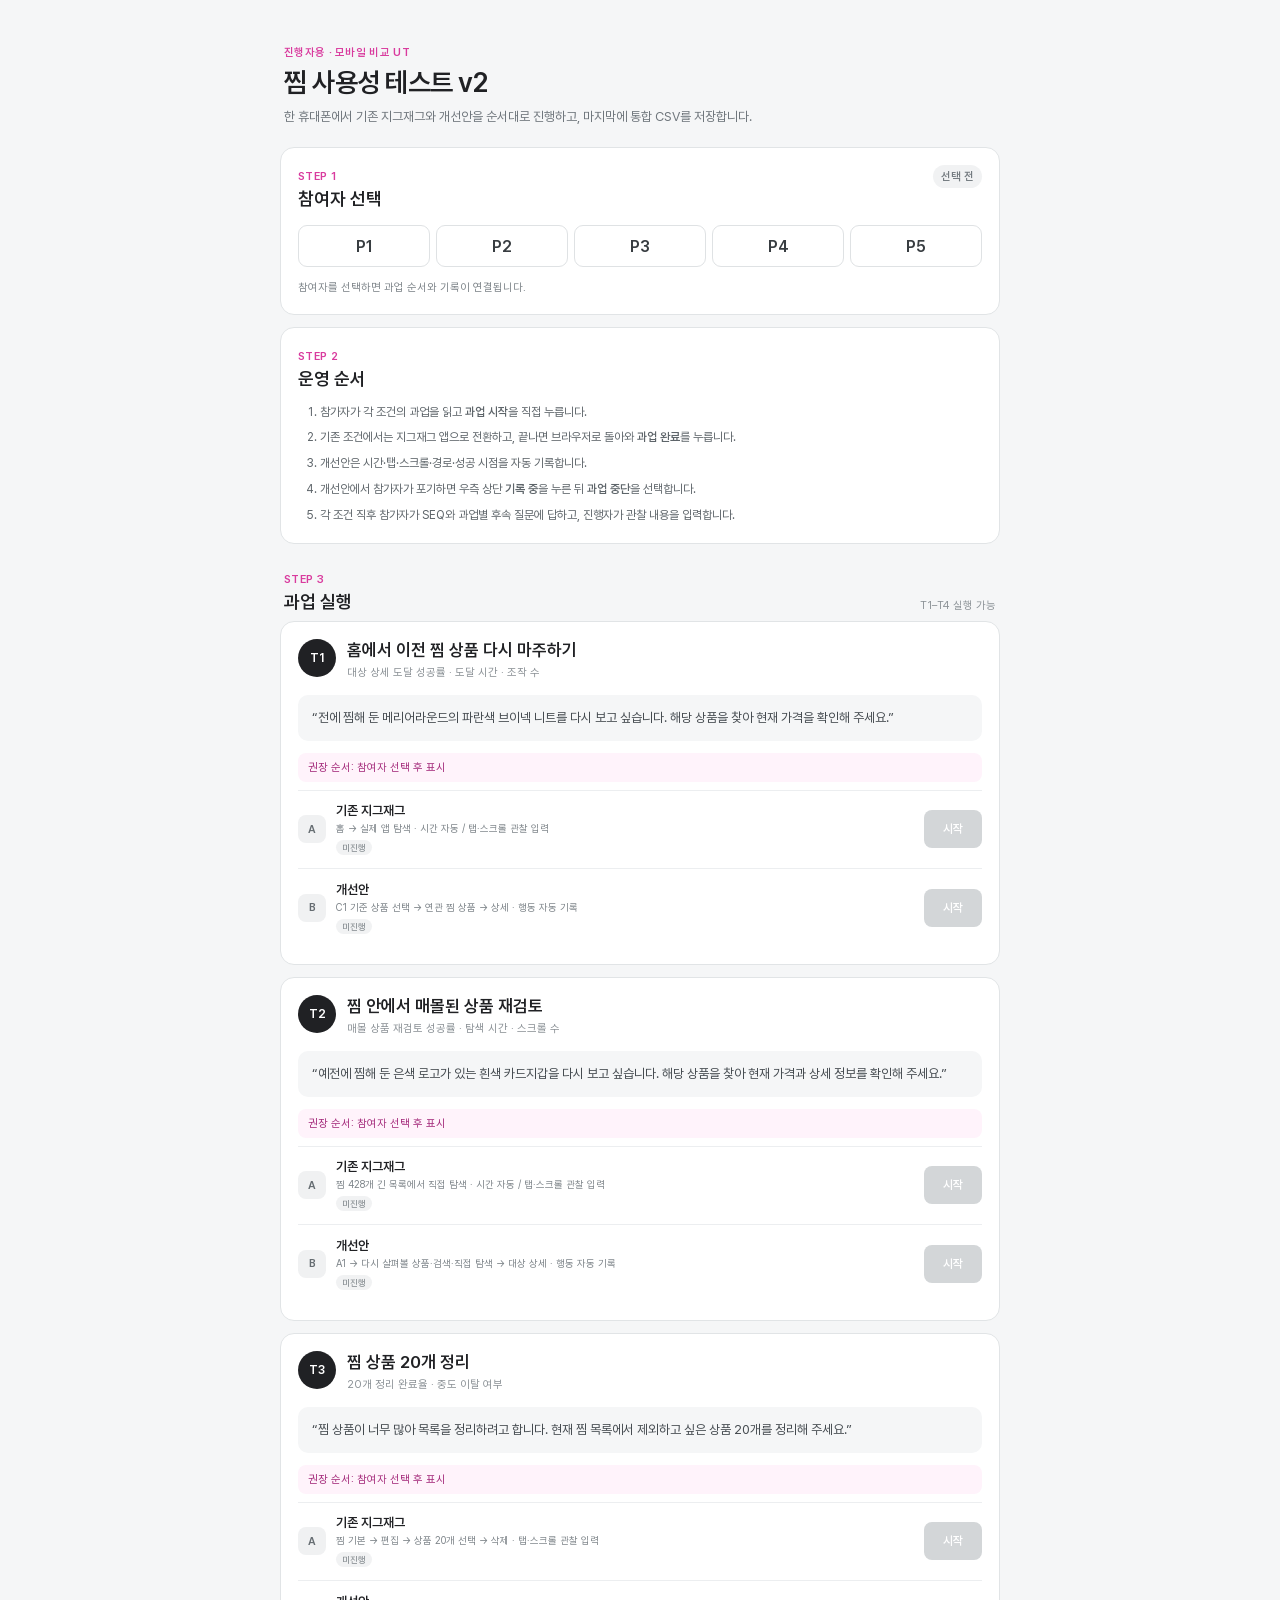
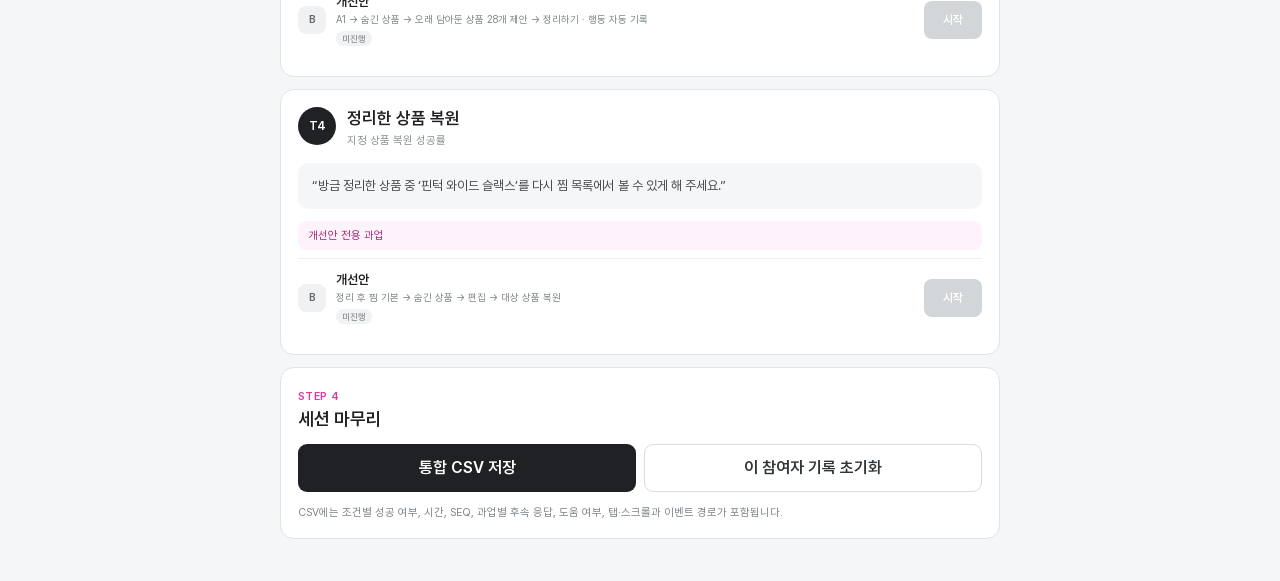
<file: index.html>
<!doctype html>
<html lang="ko">
<head>
  <meta charset="utf-8">
  <meta name="viewport" content="width=device-width,initial-scale=1,viewport-fit=cover">
  <meta name="theme-color" content="#ffffff">
  <meta name="color-scheme" content="light">
  <meta name="robots" content="noindex,nofollow,noarchive">
  <link rel="icon" href="data:,">
  <title>찜 사용성 테스트</title>
  <link rel="preload" href="assets/fonts/Pretendard-Regular.woff2" as="font" type="font/woff2" crossorigin>
  <link rel="preload" href="assets/fonts/Pretendard-SemiBold.woff2" as="font" type="font/woff2" crossorigin>
  <link rel="stylesheet" href="runner.css?v=3">
  <script src="task-manifest.js?v=12" defer></script>
  <script src="session-store.js?v=3" defer></script>
  <script src="runner.js?v=21" defer></script>
</head>
<body>
  <main id="runner" aria-live="polite"></main>
</body>
</html>
</file>
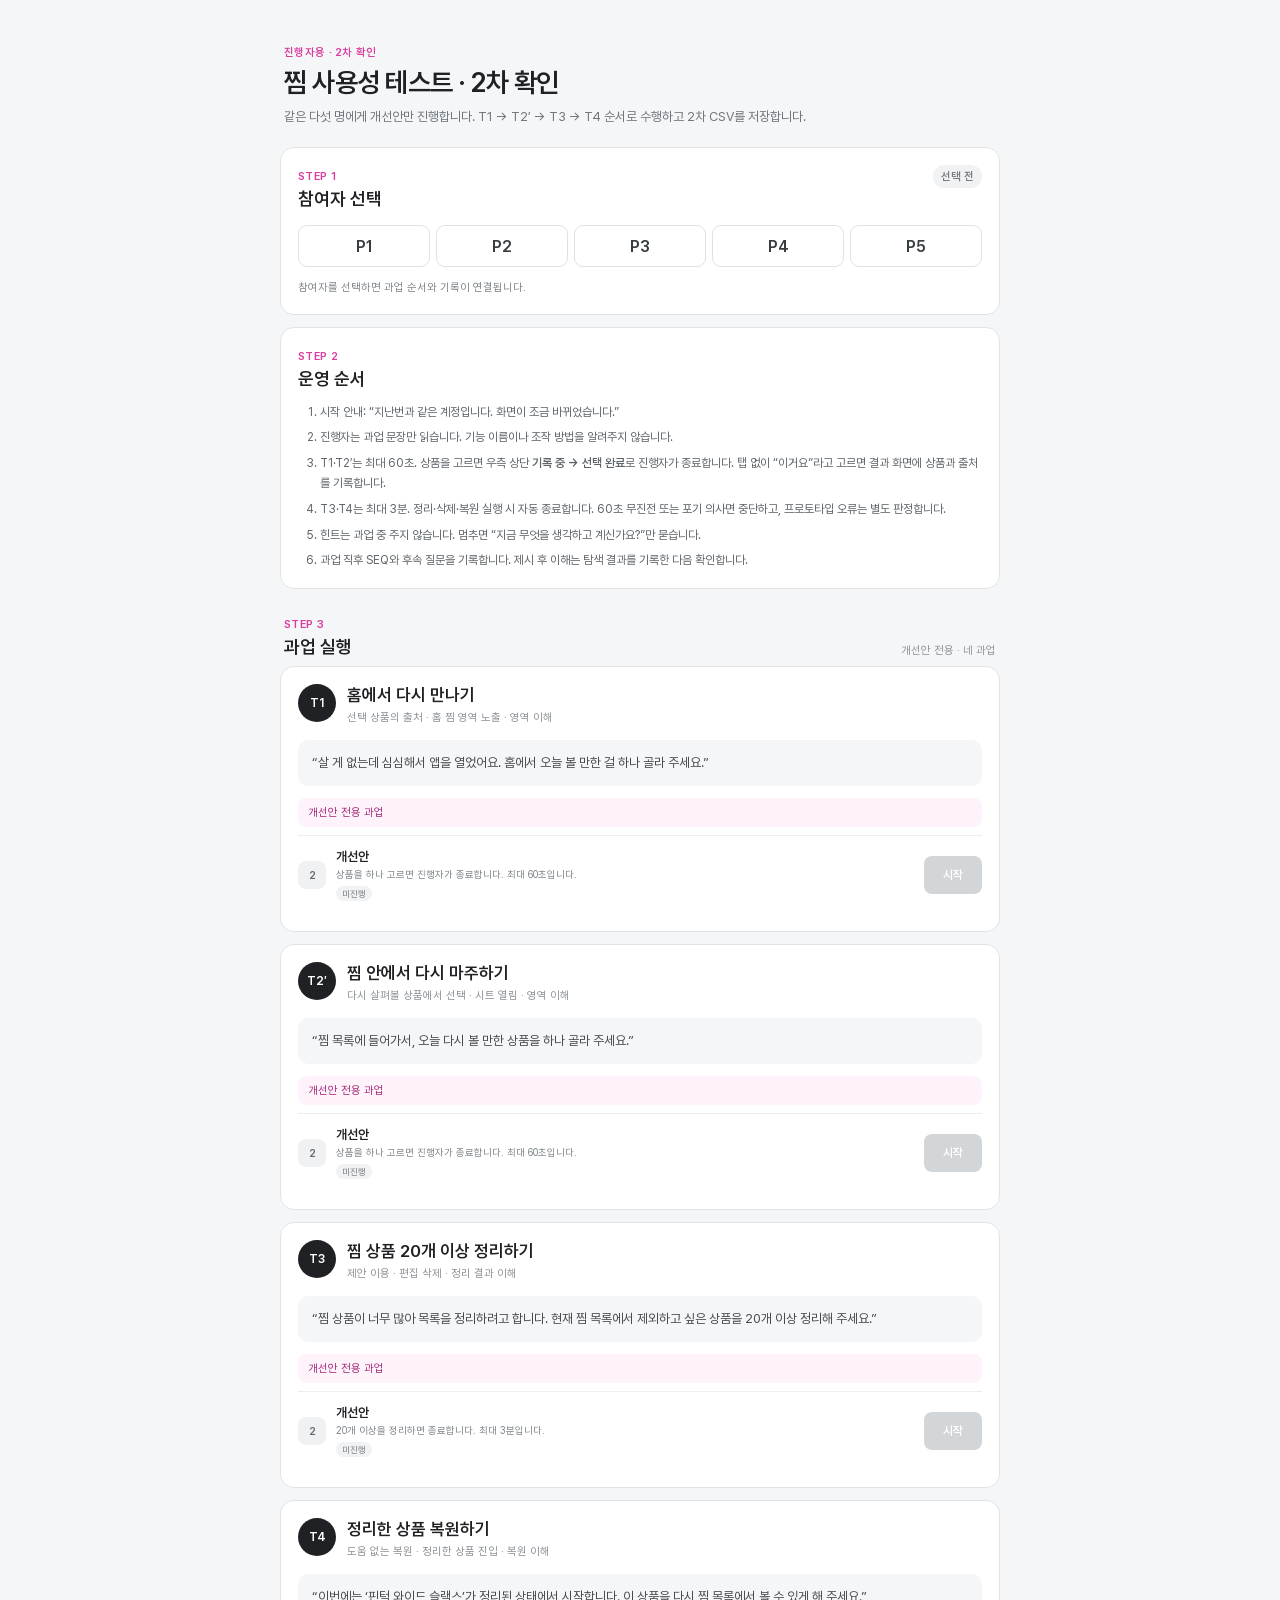
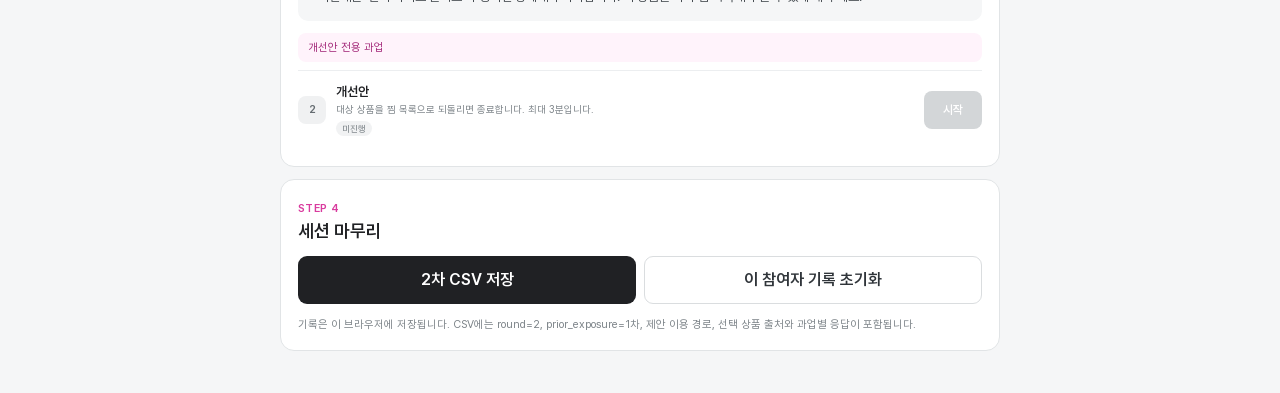
<file: round-2/index.html>
<!doctype html>
<html lang="ko">
<head>
  <meta charset="utf-8">
  <meta name="viewport" content="width=device-width,initial-scale=1,viewport-fit=cover">
  <meta name="theme-color" content="#ffffff">
  <meta name="color-scheme" content="light">
  <meta name="robots" content="noindex,nofollow,noarchive">
  <link rel="icon" href="data:,">
  <title>찜 2차 확인</title>
  <link rel="preload" href="assets/fonts/Pretendard-Regular.woff2" as="font" type="font/woff2" crossorigin>
  <link rel="preload" href="assets/fonts/Pretendard-SemiBold.woff2" as="font" type="font/woff2" crossorigin>
  <link rel="stylesheet" href="runner.css?v=round2-1">
  <script src="task-manifest.js?v=round2-1" defer></script>
  <script src="session-store.js?v=round2-1" defer></script>
  <script src="runner.js?v=round2-4" defer></script>
</head>
<body>
  <main id="runner" aria-live="polite"></main>
</body>
</html>
</file>
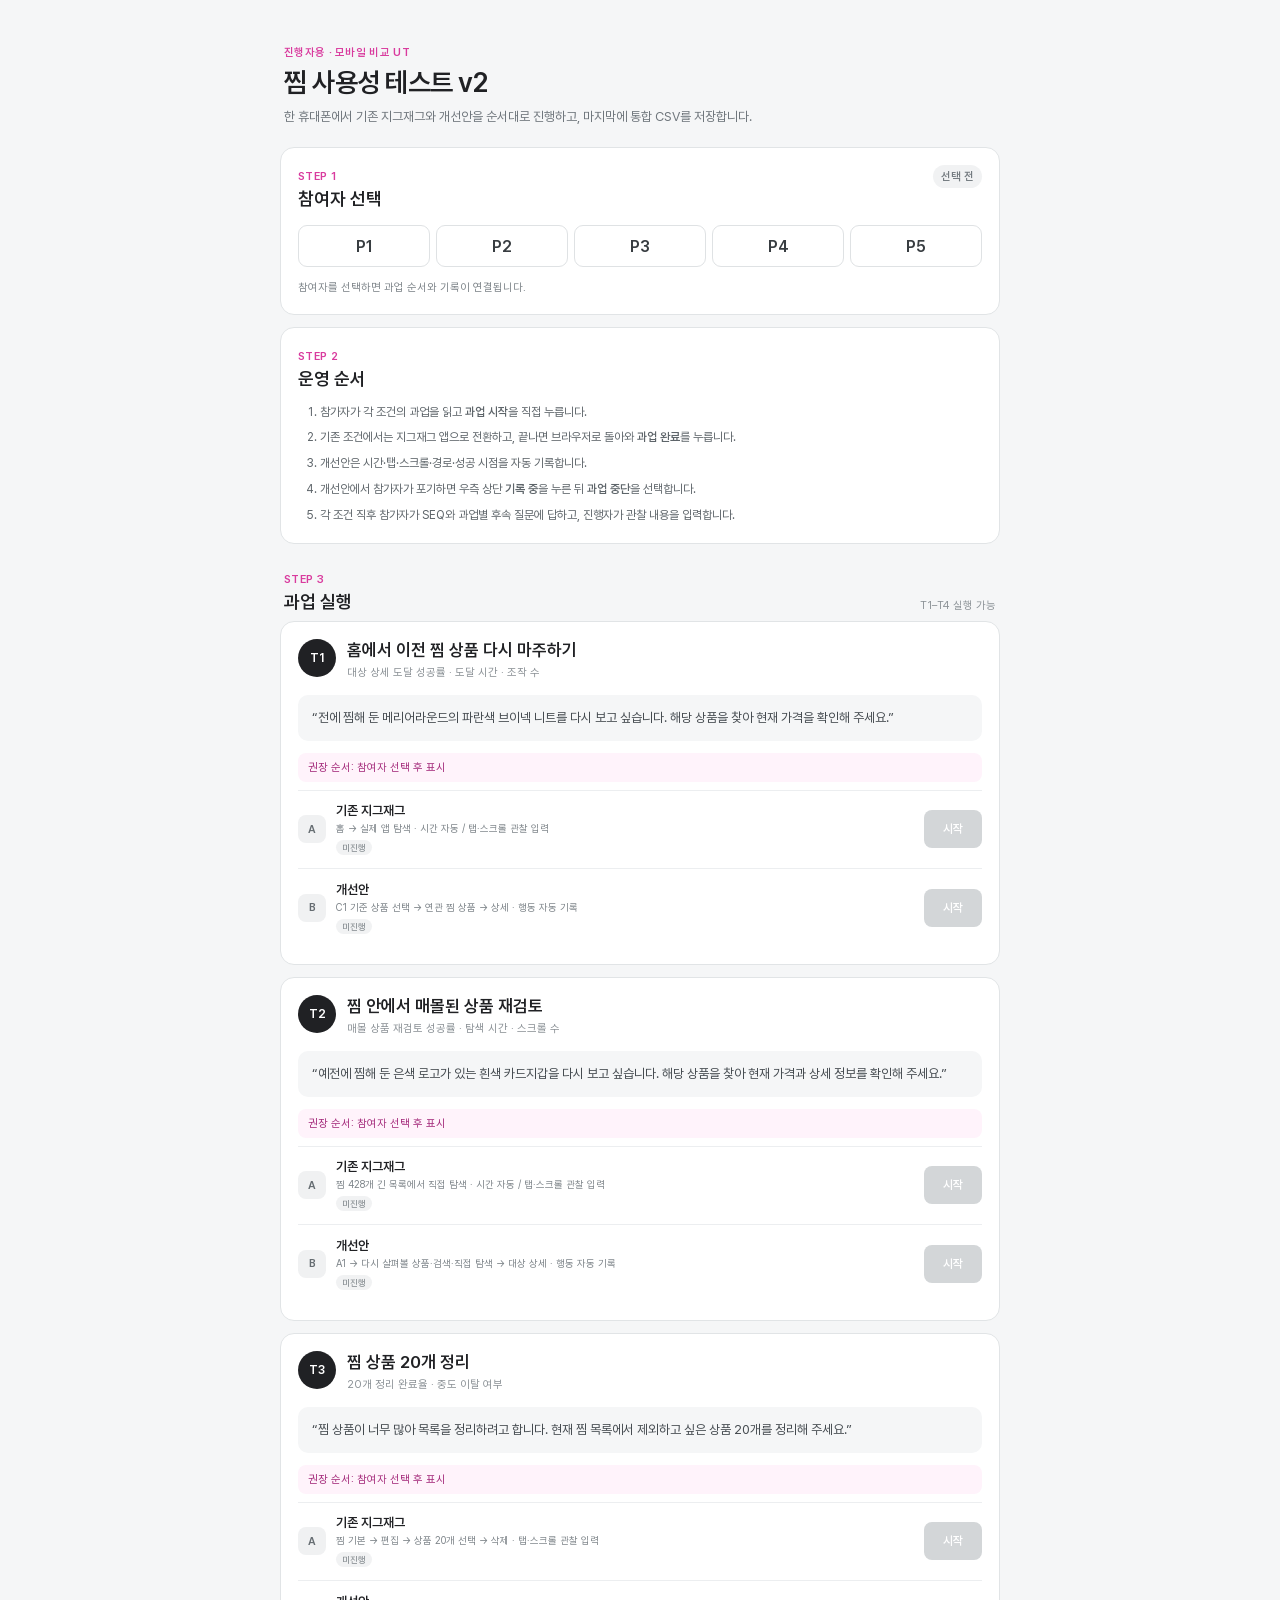
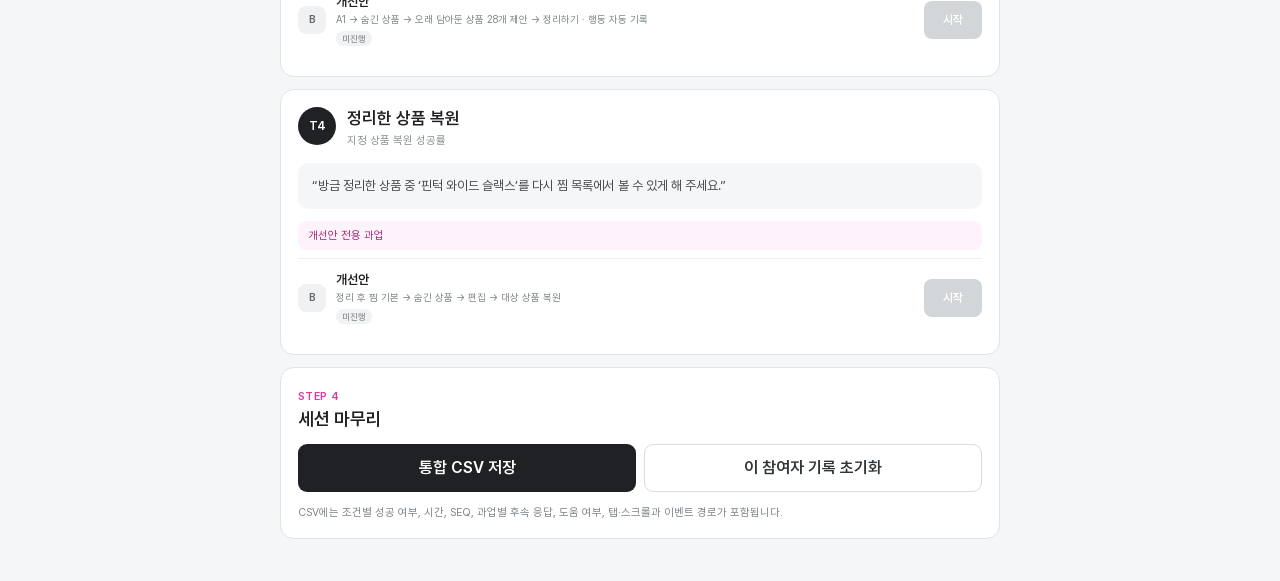
<file: facilitator.html>
<!doctype html>
<html lang="ko">
<head>
  <meta charset="utf-8">
  <meta name="viewport" content="width=device-width,initial-scale=1,viewport-fit=cover">
  <meta name="theme-color" content="#f5f6f7">
  <meta name="robots" content="noindex,nofollow,noarchive">
  <link rel="icon" href="data:,">
  <title>찜 UT v2 · 모바일 세션 홈</title>
  <link rel="preload" href="assets/fonts/Pretendard-Regular.woff2" as="font" type="font/woff2" crossorigin>
  <link rel="preload" href="assets/fonts/Pretendard-SemiBold.woff2" as="font" type="font/woff2" crossorigin>
  <link rel="stylesheet" href="facilitator.css?v=2">
  <script src="task-manifest.js?v=12" defer></script>
  <script src="session-store.js?v=3" defer></script>
  <script src="facilitator.js?v=5" defer></script>
</head>
<body>
  <main>
    <header class="page-header">
      <p>진행자용 · 모바일 비교 UT</p>
      <h1>찜 사용성 테스트 v2</h1>
      <span>한 휴대폰에서 기존 지그재그와 개선안을 순서대로 진행하고, 마지막에 통합 CSV를 저장합니다.</span>
    </header>

    <section class="card participant-card" aria-labelledby="participant-title">
      <div class="section-head"><div><small>STEP 1</small><h2 id="participant-title">참여자 선택</h2></div><b id="participant-status">선택 전</b></div>
      <div class="participant-buttons" role="group" aria-label="참여자 선택">
        <button type="button" data-participant="P1">P1</button>
        <button type="button" data-participant="P2">P2</button>
        <button type="button" data-participant="P3">P3</button>
        <button type="button" data-participant="P4">P4</button>
        <button type="button" data-participant="P5">P5</button>
      </div>
      <p id="order-note">참여자를 선택하면 과업 순서와 기록이 연결됩니다.</p>
    </section>

    <section class="card operation-card" aria-labelledby="operation-title">
      <div class="section-head"><div><small>STEP 2</small><h2 id="operation-title">운영 순서</h2></div></div>
      <ol>
        <li>참가자가 각 조건의 과업을 읽고 <b>과업 시작</b>을 직접 누릅니다.</li>
        <li>기존 조건에서는 지그재그 앱으로 전환하고, 끝나면 브라우저로 돌아와 <b>과업 완료</b>를 누릅니다.</li>
        <li>개선안은 시간·탭·스크롤·경로·성공 시점을 자동 기록합니다.</li>
        <li>개선안에서 참가자가 포기하면 우측 상단 <b>기록 중</b>을 누른 뒤 <b>과업 중단</b>을 선택합니다.</li>
        <li>각 조건 직후 참가자가 SEQ와 과업별 후속 질문에 답하고, 진행자가 관찰 내용을 입력합니다.</li>
      </ol>
    </section>

    <section class="task-section" aria-labelledby="tasks-title">
      <div class="section-title"><div><small>STEP 3</small><h2 id="tasks-title">과업 실행</h2></div><span>T1–T4 실행 가능</span></div>
      <article class="task-card is-ready" data-task-card="t1">
        <header><span>T1</span><div><h3>홈에서 이전 찜 상품 다시 마주하기</h3><p>대상 상세 도달 성공률 · 도달 시간 · 조작 수</p></div></header>
        <blockquote>“전에 찜해 둔 메리어라운드의 파란색 브이넥 니트를 다시 보고 싶습니다. 해당 상품을 찾아 현재 가격을 확인해 주세요.”</blockquote>
        <div class="order-strip" data-order-strip>권장 순서: 참여자 선택 후 표시</div>
        <div class="condition-list">
          <div class="condition-row" data-condition-row="before-live">
            <span class="condition-index">A</span>
            <div><b>기존 지그재그</b><small>홈 → 실제 앱 탐색 · 시간 자동 / 탭·스크롤 관찰 입력</small><em data-status>미진행</em></div>
            <a data-condition-link="before-live" aria-disabled="true">시작</a>
          </div>
          <div class="condition-row" data-condition-row="after-prototype">
            <span class="condition-index">B</span>
            <div><b>개선안</b><small>C1 기준 상품 선택 → 연관 찜 상품 → 상세 · 행동 자동 기록</small><em data-status>미진행</em></div>
            <a data-condition-link="after-prototype" aria-disabled="true">시작</a>
          </div>
        </div>
      </article>

      <article class="task-card is-ready" data-task-card="t2">
        <header><span>T2</span><div><h3>찜 안에서 매몰된 상품 재검토</h3><p>매몰 상품 재검토 성공률 · 탐색 시간 · 스크롤 수</p></div></header>
        <blockquote>“예전에 찜해 둔 은색 로고가 있는 흰색 카드지갑을 다시 보고 싶습니다. 해당 상품을 찾아 현재 가격과 상세 정보를 확인해 주세요.”</blockquote>
        <div class="order-strip" data-order-strip>권장 순서: 참여자 선택 후 표시</div>
        <div class="condition-list">
          <div class="condition-row" data-condition-row="before-live">
            <span class="condition-index">A</span>
            <div><b>기존 지그재그</b><small>찜 428개 긴 목록에서 직접 탐색 · 시간 자동 / 탭·스크롤 관찰 입력</small><em data-status>미진행</em></div>
            <a data-condition-link="before-live" aria-disabled="true">시작</a>
          </div>
          <div class="condition-row" data-condition-row="after-prototype">
            <span class="condition-index">B</span>
            <div><b>개선안</b><small>A1 → 다시 살펴볼 상품·검색·직접 탐색 → 대상 상세 · 행동 자동 기록</small><em data-status>미진행</em></div>
            <a data-condition-link="after-prototype" aria-disabled="true">시작</a>
          </div>
        </div>
      </article>
      <article class="task-card is-ready" data-task-card="t3">
        <header><span>T3</span><div><h3>찜 상품 20개 정리</h3><p>20개 정리 완료율 · 중도 이탈 여부</p></div></header>
        <blockquote>“찜 상품이 너무 많아 목록을 정리하려고 합니다. 현재 찜 목록에서 제외하고 싶은 상품 20개를 정리해 주세요.”</blockquote>
        <div class="order-strip" data-order-strip>권장 순서: 참여자 선택 후 표시</div>
        <div class="condition-list">
          <div class="condition-row" data-condition-row="before-live">
            <span class="condition-index">A</span>
            <div><b>기존 지그재그</b><small>찜 기본 → 편집 → 상품 20개 선택 → 삭제 · 탭·스크롤 관찰 입력</small><em data-status>미진행</em></div>
            <a data-condition-link="before-live" aria-disabled="true">시작</a>
          </div>
          <div class="condition-row" data-condition-row="after-prototype">
            <span class="condition-index">B</span>
            <div><b>개선안</b><small>A1 → 숨긴 상품 → 오래 담아둔 상품 28개 제안 → 정리하기 · 행동 자동 기록</small><em data-status>미진행</em></div>
            <a data-condition-link="after-prototype" aria-disabled="true">시작</a>
          </div>
        </div>
      </article>
      <article class="task-card is-ready" data-task-card="t4">
        <header><span>T4</span><div><h3>정리한 상품 복원</h3><p>지정 상품 복원 성공률</p></div></header>
        <blockquote>“방금 정리한 상품 중 ‘핀턱 와이드 슬랙스’를 다시 찜 목록에서 볼 수 있게 해 주세요.”</blockquote>
        <div class="order-strip" data-order-strip>개선안 전용 과업</div>
        <div class="condition-list">
          <div class="condition-row" data-condition-row="after-prototype">
            <span class="condition-index">B</span>
            <div><b>개선안</b><small>정리 후 찜 기본 → 숨긴 상품 → 편집 → 대상 상품 복원</small><em data-status>미진행</em></div>
            <a data-condition-link="after-prototype" aria-disabled="true">시작</a>
          </div>
        </div>
      </article>
    </section>

    <section class="card export-card">
      <div class="section-head"><div><small>STEP 4</small><h2>세션 마무리</h2></div></div>
      <div class="export-actions"><button type="button" class="primary" id="export-csv">통합 CSV 저장</button><button type="button" class="secondary" id="reset-participant">이 참여자 기록 초기화</button></div>
      <p>CSV에는 조건별 성공 여부, 시간, SEQ, 과업별 후속 응답, 도움 여부, 탭·스크롤과 이벤트 경로가 포함됩니다.</p>
    </section>
  </main>
</body>
</html>
</file>
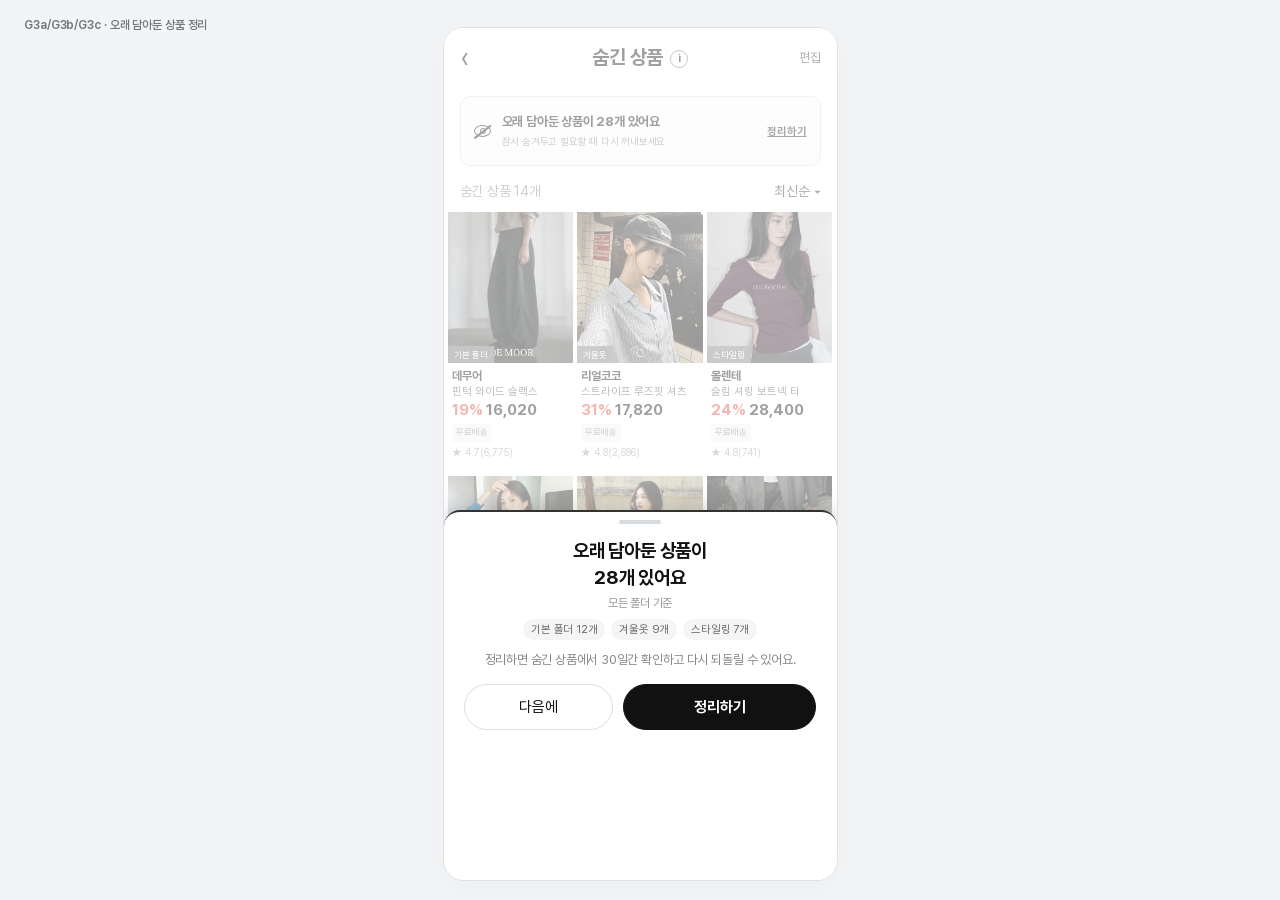
<file: prototype.html>
<!doctype html>
<html lang="ko">
<head>
  <meta charset="utf-8">
  <meta name="viewport" content="width=device-width,initial-scale=1,viewport-fit=cover">
  <meta name="color-scheme" content="light">
  <meta name="robots" content="noindex,nofollow,noarchive">
  <meta name="theme-color" content="#ffffff">
  <link rel="icon" href="data:,">
  <title>찜 전환 UX 개선 | UT Prototype</title>
  <link rel="preload" href="assets/fonts/Pretendard-Regular.woff2" as="font" type="font/woff2" crossorigin>
  <link rel="preload" href="assets/fonts/Pretendard-SemiBold.woff2" as="font" type="font/woff2" crossorigin>
  <link rel="preload" href="assets/products/p01-ivory-skirt.png" as="image">
  <link rel="preload" href="assets/products/p15-dearment-vneck-cardigan.webp" as="image">
  <link rel="preload" href="assets/products/p16-merryaround-vneck-knit.webp" as="image">
  <link rel="stylesheet" href="styles.css?v=11">
  <script src="task-manifest.js?v=12" defer></script>
  <script src="app.js?v=23" defer></script>
</head>
<body>
  <p class="review-label" aria-hidden="true">A1 · 찜 기본 폴더 상단</p>

  <main class="device" aria-label="A1 찜 기본 화면 Hi-fi 시안">
    <div class="app-shell">
      <section class="content" id="content" aria-labelledby="screen-title">
        <div id="wishlist-view">
        <header class="app-header">
          <h1 id="screen-title">찜</h1>
          <div class="header-actions">
            <button class="icon-button" type="button" aria-label="검색" data-action="open-search">
              <img class="icon asset-icon" src="assets/icons/icon-search-bold.svg" alt="">
            </button>
            <button class="icon-button" type="button" aria-label="장바구니" data-route="cart">
              <img class="icon asset-icon" src="assets/icons/icon-shoppingbag-bold.svg" alt="">
            </button>
          </div>
        </header>

        <div class="search-wrap">
          <button class="search-field" type="button" aria-label="찜한 상품 검색" data-action="open-search">
            <img class="icon asset-icon" src="assets/icons/icon-search-bold.svg" alt="">
            <span>찜한 상품 검색</span>
            <b class="search-count">34</b>
          </button>
        </div>

        <button class="rediscover" type="button" aria-label="다시 살펴볼 상품 5개 보기" data-action="open-revisit">
          <span class="rediscover-copy">
            <small>관심 가졌던 상품을 모아봤어요</small>
            <strong>다시 살펴볼 상품</strong>
          </span>
          <span class="rediscover-tail">
            <b>5개</b>
            <img class="icon asset-icon" src="assets/icons/icon-arrow-right-light.svg" alt="">
          </span>
        </button>

        <div class="filters" aria-label="찜 필터">
          <div class="folder-row">
            <button class="benefit-chip" type="button" data-route="price">
              <svg class="icon" aria-hidden="true"><use href="#icon-price"/></svg>
              <span>가격 하락</span>
            </button>
            <span class="separator" aria-hidden="true"></span>
            <button class="folder-chip" type="button">기본 폴더</button>
            <button class="hidden-collection-chip" type="button" aria-label="숨긴 상품 14개 보기" data-route="archive">
              <span class="hidden-eye-icon" aria-hidden="true"></span>
              <span>숨긴 상품 14</span>
            </button>
          </div>

          <div class="category-row" role="tablist" aria-label="상품 카테고리">
            <button type="button" role="tab" aria-selected="true" data-category="전체">전체</button>
            <button type="button" role="tab" aria-selected="false" data-category="아우터">아우터</button>
            <button type="button" role="tab" aria-selected="false" data-category="상의">상의</button>
            <button type="button" role="tab" aria-selected="false" data-category="원피스">원피스</button>
            <button type="button" role="tab" aria-selected="false" data-category="바지">바지</button>
            <button type="button" role="tab" aria-selected="false" data-category="스커트">스커트</button>
            <button type="button" role="tab" aria-selected="false" data-category="슈즈">슈즈</button>
          </div>

          <div class="list-tools">
            <p id="product-count">상품 428</p>
            <div>
              <button type="button">스토어별 보기</button>
              <i aria-hidden="true"></i>
              <button type="button" data-route="edit">편집</button>
            </div>
          </div>
        </div>

        <section class="products" aria-label="최근 담은 상품">
          <div class="product-grid" id="product-grid" aria-live="polite"></div>
        </section>

        </div>
        <section class="route-screen" id="route-screen" hidden aria-live="polite"></section>
      </section>

      <nav class="bottom-nav" aria-label="주요 메뉴">
        <button type="button" data-route="home">
          <img class="icon asset-icon" src="assets/icons/icon-home-bold.svg" alt="">
          <span>홈</span>
        </button>
        <button type="button" data-action="out-of-scope" aria-label="스토어 - v25 화면 범위 외">
          <img class="icon asset-icon" src="assets/icons/icon-store-off.svg" alt="">
          <span>스토어</span>
        </button>
        <button type="button" data-action="out-of-scope" aria-label="카테고리 - v25 화면 범위 외">
          <img class="icon asset-icon" src="assets/icons/icon-menu-bold.svg" alt="">
          <span>카테고리</span>
        </button>
        <button class="is-current" type="button" aria-current="page" data-route="wishlist">
          <img class="icon asset-icon" src="assets/icons/icon-heart-solid.svg" alt="">
          <span>찜</span>
        </button>
        <button type="button" data-route="notifications">
          <img class="icon asset-icon" src="assets/icons/icon-mypage-bold.svg" alt="">
          <span>마이페이지</span>
        </button>
      </nav>
      <div class="overlay-root" id="overlay-root" aria-live="assertive"></div>
    </div>
  </main>

  <svg class="svg-sprite" aria-hidden="true" xmlns="http://www.w3.org/2000/svg">
    <defs>
      <symbol id="icon-folder" viewBox="0 0 24 24"><path d="M3 5h6l2 3h10v12H3V5Z"/></symbol>
      <symbol id="icon-price" viewBox="0 0 24 24"><path d="M6 2h12v12h4L12 23 2 14h4V2Z"/><path class="cutout" d="m9 11 6-6"/><circle class="cutout-fill" cx="9" cy="5" r="1"/><circle class="cutout-fill" cx="15" cy="11" r="1"/></symbol>
    </defs>
  </svg>
</body>
</html>
</file>
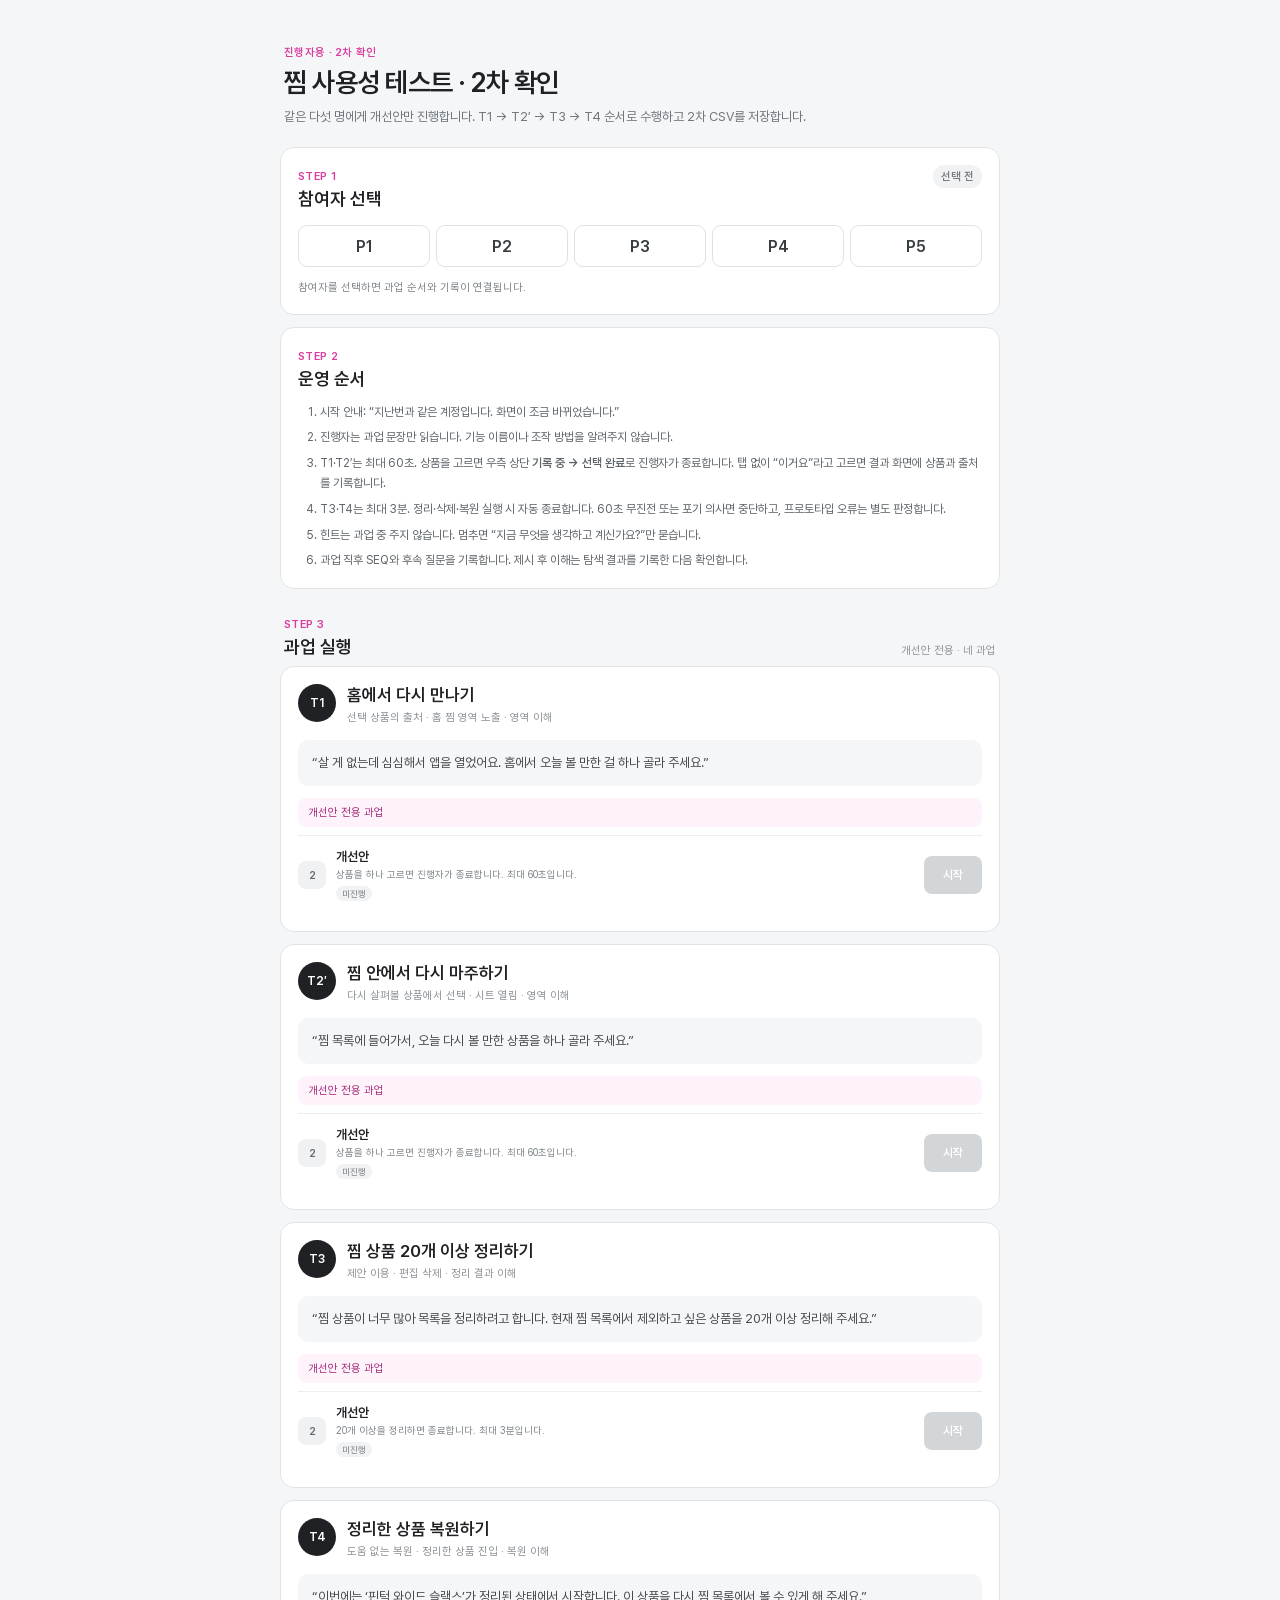
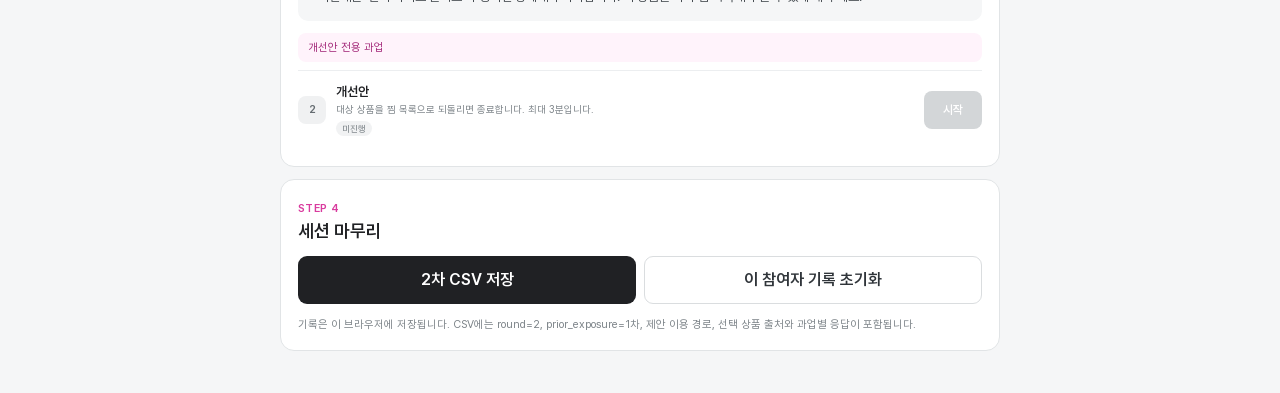
<file: round-2/facilitator.html>
<!doctype html>
<html lang="ko">
<head>
  <meta charset="utf-8">
  <meta name="viewport" content="width=device-width,initial-scale=1,viewport-fit=cover">
  <meta name="theme-color" content="#f5f6f7">
  <meta name="robots" content="noindex,nofollow,noarchive">
  <link rel="icon" href="data:,">
  <title>찜 2차 확인 · 세션 홈</title>
  <link rel="preload" href="assets/fonts/Pretendard-Regular.woff2" as="font" type="font/woff2" crossorigin>
  <link rel="preload" href="assets/fonts/Pretendard-SemiBold.woff2" as="font" type="font/woff2" crossorigin>
  <link rel="stylesheet" href="facilitator.css?v=round2-1">
  <script src="task-manifest.js?v=round2-1" defer></script>
  <script src="session-store.js?v=round2-1" defer></script>
  <script src="facilitator.js?v=round2-1" defer></script>
</head>
<body>
  <main>
    <header class="page-header">
      <p>진행자용 · 2차 확인</p>
      <h1>찜 사용성 테스트 · 2차 확인</h1>
      <span>같은 다섯 명에게 개선안만 진행합니다. T1 → T2′ → T3 → T4 순서로 수행하고 2차 CSV를 저장합니다.</span>
    </header>

    <section class="card participant-card" aria-labelledby="participant-title">
      <div class="section-head"><div><small>STEP 1</small><h2 id="participant-title">참여자 선택</h2></div><b id="participant-status">선택 전</b></div>
      <div class="participant-buttons" role="group" aria-label="참여자 선택">
        <button type="button" data-participant="P1">P1</button>
        <button type="button" data-participant="P2">P2</button>
        <button type="button" data-participant="P3">P3</button>
        <button type="button" data-participant="P4">P4</button>
        <button type="button" data-participant="P5">P5</button>
      </div>
      <p id="order-note">참여자를 선택하면 과업 순서와 기록이 연결됩니다.</p>
    </section>

    <section class="card operation-card" aria-labelledby="operation-title">
      <div class="section-head"><div><small>STEP 2</small><h2 id="operation-title">운영 순서</h2></div></div>
      <ol>
        <li>시작 안내: “지난번과 같은 계정입니다. 화면이 조금 바뀌었습니다.”</li>
        <li>진행자는 과업 문장만 읽습니다. 기능 이름이나 조작 방법을 알려주지 않습니다.</li>
        <li>T1·T2′는 최대 60초. 상품을 고르면 우측 상단 <b>기록 중 → 선택 완료</b>로 진행자가 종료합니다. 탭 없이 “이거요”라고 고르면 결과 화면에 상품과 출처를 기록합니다.</li>
        <li>T3·T4는 최대 3분. 정리·삭제·복원 실행 시 자동 종료합니다. 60초 무진전 또는 포기 의사면 중단하고, 프로토타입 오류는 별도 판정합니다.</li>
        <li>힌트는 과업 중 주지 않습니다. 멈추면 “지금 무엇을 생각하고 계신가요?”만 묻습니다.</li>
        <li>과업 직후 SEQ와 후속 질문을 기록합니다. 제시 후 이해는 탐색 결과를 기록한 다음 확인합니다.</li>
      </ol>
    </section>

    <section class="task-section" aria-labelledby="tasks-title">
      <div class="section-title"><div><small>STEP 3</small><h2 id="tasks-title">과업 실행</h2></div><span>개선안 전용 · 네 과업</span></div>
      <div id="round2-task-cards"></div>
    </section>

    <section class="card export-card">
      <div class="section-head"><div><small>STEP 4</small><h2>세션 마무리</h2></div></div>
      <div class="export-actions"><button type="button" class="primary" id="export-csv">2차 CSV 저장</button><button type="button" class="secondary" id="reset-participant">이 참여자 기록 초기화</button></div>
      <p>기록은 이 브라우저에 저장됩니다. CSV에는 round=2, prior_exposure=1차, 제안 이용 경로, 선택 상품 출처와 과업별 응답이 포함됩니다.</p>
    </section>
  </main>
</body>
</html>
</file>
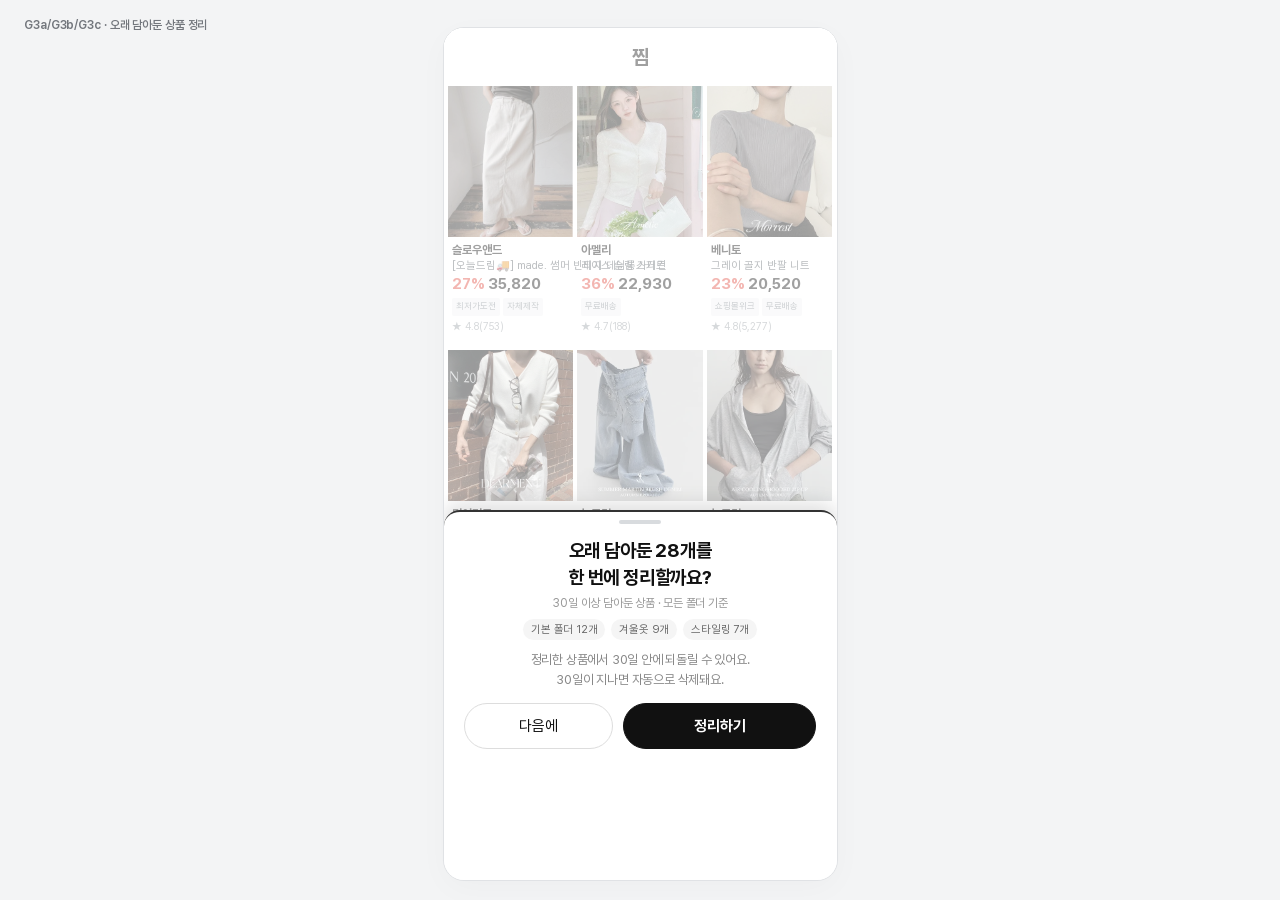
<file: round-2/prototype.html>
<!doctype html>
<html lang="ko">
<head>
  <meta charset="utf-8">
  <meta name="viewport" content="width=device-width,initial-scale=1,viewport-fit=cover">
  <meta name="color-scheme" content="light">
  <meta name="robots" content="noindex,nofollow,noarchive">
  <meta name="theme-color" content="#ffffff">
  <link rel="icon" href="data:,">
  <title>찜 전환 UX 개선 | UT Prototype</title>
  <link rel="preload" href="assets/fonts/Pretendard-Regular.woff2" as="font" type="font/woff2" crossorigin>
  <link rel="preload" href="assets/fonts/Pretendard-SemiBold.woff2" as="font" type="font/woff2" crossorigin>
  <link rel="preload" href="assets/products/p01-ivory-skirt.png" as="image">
  <link rel="preload" href="assets/products/p15-dearment-vneck-cardigan.webp" as="image">
  <link rel="preload" href="assets/products/p16-merryaround-vneck-knit.webp" as="image">
  <link rel="stylesheet" href="styles.css?v=round2-1">
  <script src="task-manifest.js?v=round2-1" defer></script>
  <script src="app.js?v=round2-5" defer></script>
</head>
<body>
  <p class="review-label" aria-hidden="true">A1 · 찜 기본 폴더 상단</p>

  <main class="device" aria-label="A1 찜 기본 화면 Hi-fi 시안">
    <div class="app-shell">
      <section class="content" id="content" aria-labelledby="screen-title">
        <div id="wishlist-view">
        <header class="app-header">
          <h1 id="screen-title">찜</h1>
          <div class="header-actions">
            <button class="icon-button" type="button" aria-label="검색" data-action="open-search">
              <img class="icon asset-icon" src="assets/icons/icon-search-bold.svg" alt="">
            </button>
            <button class="icon-button" type="button" aria-label="장바구니" data-route="cart">
              <img class="icon asset-icon" src="assets/icons/icon-shoppingbag-bold.svg" alt="">
            </button>
          </div>
        </header>

        <div class="search-wrap">
          <button class="search-field" type="button" aria-label="찜한 상품 검색" data-action="open-search">
            <img class="icon asset-icon" src="assets/icons/icon-search-bold.svg" alt="">
            <span>찜한 상품 검색</span>
            <b class="search-count">34</b>
          </button>
        </div>

        <button class="rediscover" type="button" aria-label="다시 살펴볼 상품 5개 보기" data-action="open-revisit">
          <span class="rediscover-copy">
            <small>관심 가졌던 상품을 모아봤어요</small>
            <strong>다시 살펴볼 상품</strong>
          </span>
          <span class="rediscover-tail">
            <b>5개</b>
            <img class="icon asset-icon" src="assets/icons/icon-arrow-right-light.svg" alt="">
          </span>
        </button>

        <div class="filters" aria-label="찜 필터">
          <div class="folder-row">
            <button class="benefit-chip" type="button" data-route="price">
              <svg class="icon" aria-hidden="true"><use href="#icon-price"/></svg>
              <span>가격 하락</span>
            </button>
            <span class="separator" aria-hidden="true"></span>
            <button class="folder-chip" type="button">기본 폴더</button>
            <button class="hidden-collection-chip" type="button" aria-label="정리한 상품 14개 보기" data-route="archive">
              <span class="hidden-eye-icon" aria-hidden="true"></span>
              <span>정리한 상품 14</span>
            </button>
          </div>

          <div class="category-row" role="tablist" aria-label="상품 카테고리">
            <button type="button" role="tab" aria-selected="true" data-category="전체">전체</button>
            <button type="button" role="tab" aria-selected="false" data-category="아우터">아우터</button>
            <button type="button" role="tab" aria-selected="false" data-category="상의">상의</button>
            <button type="button" role="tab" aria-selected="false" data-category="원피스">원피스</button>
            <button type="button" role="tab" aria-selected="false" data-category="바지">바지</button>
            <button type="button" role="tab" aria-selected="false" data-category="스커트">스커트</button>
            <button type="button" role="tab" aria-selected="false" data-category="슈즈">슈즈</button>
          </div>

          <div class="list-tools">
            <p id="product-count">상품 428</p>
            <div>
              <button type="button">스토어별 보기</button>
              <i aria-hidden="true"></i>
              <button type="button" data-route="edit">편집</button>
            </div>
          </div>
        </div>

        <section class="products" aria-label="최근 담은 상품">
          <div class="product-grid" id="product-grid" aria-live="polite"></div>
        </section>

        </div>
        <section class="route-screen" id="route-screen" hidden aria-live="polite"></section>
      </section>

      <nav class="bottom-nav" aria-label="주요 메뉴">
        <button type="button" data-route="home">
          <img class="icon asset-icon" src="assets/icons/icon-home-bold.svg" alt="">
          <span>홈</span>
        </button>
        <button type="button" data-action="out-of-scope" aria-label="스토어 - v25 화면 범위 외">
          <img class="icon asset-icon" src="assets/icons/icon-store-off.svg" alt="">
          <span>스토어</span>
        </button>
        <button type="button" data-action="out-of-scope" aria-label="카테고리 - v25 화면 범위 외">
          <img class="icon asset-icon" src="assets/icons/icon-menu-bold.svg" alt="">
          <span>카테고리</span>
        </button>
        <button class="is-current" type="button" aria-current="page" data-route="wishlist">
          <img class="icon asset-icon" src="assets/icons/icon-heart-solid.svg" alt="">
          <span>찜</span>
        </button>
        <button type="button" data-route="notifications">
          <img class="icon asset-icon" src="assets/icons/icon-mypage-bold.svg" alt="">
          <span>마이페이지</span>
        </button>
      </nav>
      <div class="overlay-root" id="overlay-root" aria-live="assertive"></div>
    </div>
  </main>

  <svg class="svg-sprite" aria-hidden="true" xmlns="http://www.w3.org/2000/svg">
    <defs>
      <symbol id="icon-folder" viewBox="0 0 24 24"><path d="M3 5h6l2 3h10v12H3V5Z"/></symbol>
      <symbol id="icon-price" viewBox="0 0 24 24"><path d="M6 2h12v12h4L12 23 2 14h4V2Z"/><path class="cutout" d="m9 11 6-6"/><circle class="cutout-fill" cx="9" cy="5" r="1"/><circle class="cutout-fill" cx="15" cy="11" r="1"/></symbol>
    </defs>
  </svg>
</body>
</html>
</file>
<file: runner.css>
@font-face{font-family:Pretendard;src:url("assets/fonts/Pretendard-Regular.woff2") format("woff2");font-weight:400;font-display:swap}
@font-face{font-family:Pretendard;src:url("assets/fonts/Pretendard-SemiBold.woff2") format("woff2");font-weight:600 800;font-display:swap}
:root{font-family:Pretendard,-apple-system,BlinkMacSystemFont,"Apple SD Gothic Neo",sans-serif;color:#202124;background:#f5f6f7;font-synthesis:none}
*{box-sizing:border-box}
html,body{min-height:100%;margin:0}
body{min-width:320px}
button,input,select,textarea{font:inherit}
button{border:0;cursor:pointer}
.runner-shell{min-height:100dvh;padding:max(16px,env(safe-area-inset-top)) 18px max(24px,env(safe-area-inset-bottom));display:flex;flex-direction:column;background:#fff}
.runner-shell.is-active{background:#f7f8f9}
.runner-top{min-height:38px;display:flex;align-items:center;justify-content:space-between;color:#6e7479;font-size:12px}
.runner-top b{color:#202124;font-size:13px}
.task-intro{margin:auto 0;padding:28px 0 44px}
.task-kicker{margin:0 0 12px;color:#d93b9e;font-size:13px;font-weight:700}
.task-intro h1{margin:0;font-size:27px;line-height:1.3;letter-spacing:-.5px}
.task-copy{margin:22px 0 0;color:#3f454a;font-size:17px;line-height:1.65;word-break:keep-all}
.task-highlight{margin:0;padding:0 2px;border-radius:2px;background:linear-gradient(transparent 56%,#ffd4eb 56%);color:inherit;font-weight:700}
.task-end{margin:22px 0 0;padding:14px 15px;border-radius:10px;background:#f3f4f5;color:#686f75;font-size:13px;line-height:1.5}
.task-end b{display:block;margin-bottom:4px;color:#33383c}
.primary,.secondary,.danger{width:100%;min-height:54px;border-radius:10px;font-weight:700}
.primary{background:#202124;color:#fff}
.primary:disabled{background:#c8ccd0}
.secondary{border:1px solid #dadddf;background:#fff;color:#202124}
.danger{border:1px solid #efb3b3;background:#fff;color:#c52e2e}
.intro-actions{display:grid;gap:10px}
.tiny-link{display:block;margin-top:14px;color:#8b9196;font-size:12px;text-align:center;text-decoration:none}
.active-card{margin:auto 0;padding:24px 20px;border:1px solid #e0e3e5;border-radius:16px;background:#fff;box-shadow:0 10px 30px #2021240b;text-align:center}
.running-dot{width:10px;height:10px;margin:0 auto 14px;border-radius:50%;background:#29a869;box-shadow:0 0 0 7px #29a86918}
.active-card h1{margin:0;font-size:23px}
.elapsed{margin:17px 0 3px;font-variant-numeric:tabular-nums;font-size:38px;font-weight:700;letter-spacing:1px}
.active-card>p{margin:0;color:#70777c;font-size:13px;line-height:1.55}
.active-reminder{margin:20px 0;padding:13px;border-radius:10px;background:#f5f6f7;color:#555c61;font-size:13px;line-height:1.5;text-align:left}
.active-actions{display:grid;gap:9px;margin-top:22px}
.prototype-stage{position:fixed;inset:0;background:#fff}
.prototype-stage iframe{width:100%;height:100%;border:0;background:#fff}
.prototype-controls{position:fixed;right:10px;top:max(8px,env(safe-area-inset-top));z-index:10;display:flex;flex-direction:column;align-items:flex-end;gap:5px}
.prototype-rec{padding:5px 8px;border-radius:999px;background:#202124c9;color:#fff;font-size:10px}
.prototype-rec:before{content:"";display:inline-block;width:6px;height:6px;margin-right:5px;border-radius:50%;background:#f45454}
.prototype-stop{padding:5px 8px;border:1px solid #dfe2e4;border-radius:999px;background:#fffffff0;color:#777e84;font-size:10px;box-shadow:0 2px 8px #20212412}
.prototype-stop[hidden]{display:none}
.prototype-stop:active{background:#f1f2f3;color:#202124}
.result-shell{min-height:100dvh;padding:max(18px,env(safe-area-inset-top)) 18px max(28px,env(safe-area-inset-bottom));background:#f5f6f7}
.result-shell header{padding:10px 2px 18px}
.result-shell header small{color:#777e84}
.result-shell h1{margin:6px 0 0;font-size:25px}
.result-summary{display:grid;grid-template-columns:repeat(3,1fr);gap:7px;margin-top:4px}
.result-summary span{padding:13px 8px;border-radius:10px;background:#fff;color:#7c8388;font-size:11px;text-align:center}
.result-summary b{display:block;margin-top:5px;color:#202124;font-size:15px}
.form-card{margin-top:10px;padding:17px 15px;border-radius:13px;background:#fff}
.form-card h2{margin:0 0 5px;font-size:17px}
.form-card>p{margin:0 0 15px;color:#747b80;font-size:12px;line-height:1.5}
.scale{display:grid;grid-template-columns:repeat(7,1fr);gap:5px}
.scale input{position:absolute;opacity:0;pointer-events:none}
.scale label{height:42px;border:1px solid #dfe2e4;border-radius:8px;display:grid;place-items:center;background:#fff;font-size:13px}
.scale input:checked+label{border-color:#202124;background:#202124;color:#fff}
.scale-ends{display:flex;justify-content:space-between;margin-top:7px;color:#90969a;font-size:10px}
.field{display:block;margin-top:14px}
.field>span{display:block;margin-bottom:7px;color:#555c61;font-size:12px;font-weight:600}
.field select,.field input,.field textarea{width:100%;border:1px solid #dfe2e4;border-radius:9px;background:#fff;color:#202124}
.field select,.field input{height:46px;padding:0 12px}
.field textarea{min-height:84px;padding:11px;resize:vertical}
.field-row{display:grid;grid-template-columns:1fr 1fr;gap:9px}
.check-field{margin-top:14px;display:flex;align-items:center;gap:9px;font-size:13px}
.check-field input{width:19px;height:19px}
.save-actions{display:grid;gap:9px;margin-top:14px}
.notice{margin:12px 0 0;color:#7c8388;font-size:11px;line-height:1.5}
.error-card{margin:auto 0;text-align:center}
.error-card h1{font-size:22px}
@media (min-width:700px){
  body{display:grid;place-items:center;background:#eef0f2}
  .runner-shell,.result-shell{width:430px;min-height:820px;box-shadow:0 20px 60px #20212418}
  .prototype-stage{left:50%;width:430px;transform:translateX(-50%);box-shadow:0 20px 60px #2021241f}
}
</file>
<file: round-2/runner.css>
@font-face{font-family:Pretendard;src:url("assets/fonts/Pretendard-Regular.woff2") format("woff2");font-weight:400;font-display:swap}
@font-face{font-family:Pretendard;src:url("assets/fonts/Pretendard-SemiBold.woff2") format("woff2");font-weight:600 800;font-display:swap}
:root{font-family:Pretendard,-apple-system,BlinkMacSystemFont,"Apple SD Gothic Neo",sans-serif;color:#202124;background:#f5f6f7;font-synthesis:none}
*{box-sizing:border-box}
html,body{min-height:100%;margin:0}
body{min-width:320px}
button,input,select,textarea{font:inherit}
button{border:0;cursor:pointer}
.runner-shell{min-height:100dvh;padding:max(16px,env(safe-area-inset-top)) 18px max(24px,env(safe-area-inset-bottom));display:flex;flex-direction:column;background:#fff}
.runner-shell.is-active{background:#f7f8f9}
.runner-top{min-height:38px;display:flex;align-items:center;justify-content:space-between;color:#6e7479;font-size:12px}
.runner-top b{color:#202124;font-size:13px}
.task-intro{margin:auto 0;padding:28px 0 44px}
.task-kicker{margin:0 0 12px;color:#d93b9e;font-size:13px;font-weight:700}
.task-intro h1{margin:0;font-size:27px;line-height:1.3;letter-spacing:-.5px}
.task-copy{margin:22px 0 0;color:#3f454a;font-size:17px;line-height:1.65;word-break:keep-all}
.task-highlight{margin:0;padding:0 2px;border-radius:2px;background:linear-gradient(transparent 56%,#ffd4eb 56%);color:inherit;font-weight:700}
.task-end{margin:22px 0 0;padding:14px 15px;border-radius:10px;background:#f3f4f5;color:#686f75;font-size:13px;line-height:1.5}
.task-end b{display:block;margin-bottom:4px;color:#33383c}
.primary,.secondary,.danger{width:100%;min-height:54px;border-radius:10px;font-weight:700}
.primary{background:#202124;color:#fff}
.primary:disabled{background:#c8ccd0}
.secondary{border:1px solid #dadddf;background:#fff;color:#202124}
.danger{border:1px solid #efb3b3;background:#fff;color:#c52e2e}
.intro-actions{display:grid;gap:10px}
.tiny-link{display:block;margin-top:14px;color:#8b9196;font-size:12px;text-align:center;text-decoration:none}
.active-card{margin:auto 0;padding:24px 20px;border:1px solid #e0e3e5;border-radius:16px;background:#fff;box-shadow:0 10px 30px #2021240b;text-align:center}
.running-dot{width:10px;height:10px;margin:0 auto 14px;border-radius:50%;background:#29a869;box-shadow:0 0 0 7px #29a86918}
.active-card h1{margin:0;font-size:23px}
.elapsed{margin:17px 0 3px;font-variant-numeric:tabular-nums;font-size:38px;font-weight:700;letter-spacing:1px}
.active-card>p{margin:0;color:#70777c;font-size:13px;line-height:1.55}
.active-reminder{margin:20px 0;padding:13px;border-radius:10px;background:#f5f6f7;color:#555c61;font-size:13px;line-height:1.5;text-align:left}
.active-actions{display:grid;gap:9px;margin-top:22px}
.prototype-stage{position:fixed;inset:0;background:#fff}
.prototype-stage iframe{width:100%;height:100%;border:0;background:#fff}
.prototype-controls{position:fixed;right:10px;top:max(8px,env(safe-area-inset-top));z-index:10;display:flex;flex-direction:column;align-items:flex-end;gap:5px}
.prototype-rec{padding:5px 8px;border-radius:999px;background:#202124c9;color:#fff;font-size:10px}
.prototype-rec:before{content:"";display:inline-block;width:6px;height:6px;margin-right:5px;border-radius:50%;background:#f45454}
.prototype-stop{padding:5px 8px;border:1px solid #dfe2e4;border-radius:999px;background:#fffffff0;color:#777e84;font-size:10px;box-shadow:0 2px 8px #20212412}
.prototype-stop[hidden]{display:none}
.prototype-stop:active{background:#f1f2f3;color:#202124}
.result-shell{min-height:100dvh;padding:max(18px,env(safe-area-inset-top)) 18px max(28px,env(safe-area-inset-bottom));background:#f5f6f7}
.result-shell header{padding:10px 2px 18px}
.result-shell header small{color:#777e84}
.result-shell h1{margin:6px 0 0;font-size:25px}
.result-summary{display:grid;grid-template-columns:repeat(3,1fr);gap:7px;margin-top:4px}
.result-summary span{padding:13px 8px;border-radius:10px;background:#fff;color:#7c8388;font-size:11px;text-align:center}
.result-summary b{display:block;margin-top:5px;color:#202124;font-size:15px}
.form-card{margin-top:10px;padding:17px 15px;border-radius:13px;background:#fff}
.form-card h2{margin:0 0 5px;font-size:17px}
.form-card>p{margin:0 0 15px;color:#747b80;font-size:12px;line-height:1.5}
.scale{display:grid;grid-template-columns:repeat(7,1fr);gap:5px}
.scale input{position:absolute;opacity:0;pointer-events:none}
.scale label{height:42px;border:1px solid #dfe2e4;border-radius:8px;display:grid;place-items:center;background:#fff;font-size:13px}
.scale input:checked+label{border-color:#202124;background:#202124;color:#fff}
.scale-ends{display:flex;justify-content:space-between;margin-top:7px;color:#90969a;font-size:10px}
.field{display:block;margin-top:14px}
.field>span{display:block;margin-bottom:7px;color:#555c61;font-size:12px;font-weight:600}
.field select,.field input,.field textarea{width:100%;border:1px solid #dfe2e4;border-radius:9px;background:#fff;color:#202124}
.field select,.field input{height:46px;padding:0 12px}
.field textarea{min-height:84px;padding:11px;resize:vertical}
.field-row{display:grid;grid-template-columns:1fr 1fr;gap:9px}
.check-field{margin-top:14px;display:flex;align-items:center;gap:9px;font-size:13px}
.check-field input{width:19px;height:19px}
.save-actions{display:grid;gap:9px;margin-top:14px}
.notice{margin:12px 0 0;color:#7c8388;font-size:11px;line-height:1.5}
.error-card{margin:auto 0;text-align:center}
.error-card h1{font-size:22px}
@media (min-width:700px){
  body{display:grid;place-items:center;background:#eef0f2}
  .runner-shell,.result-shell{width:430px;min-height:820px;box-shadow:0 20px 60px #20212418}
  .prototype-stage{left:50%;width:430px;transform:translateX(-50%);box-shadow:0 20px 60px #2021241f}
}
</file>
<file: facilitator.css>
@font-face{font-family:Pretendard;src:url("assets/fonts/Pretendard-Regular.woff2") format("woff2");font-weight:400;font-display:swap}
@font-face{font-family:Pretendard;src:url("assets/fonts/Pretendard-SemiBold.woff2") format("woff2");font-weight:600 800;font-display:swap}
:root{font-family:Pretendard,-apple-system,BlinkMacSystemFont,"Apple SD Gothic Neo",sans-serif;color:#202124;background:#f5f6f7;font-synthesis:none}
*{box-sizing:border-box}
html,body{margin:0;min-height:100%}
body{padding:max(18px,env(safe-area-inset-top)) 14px max(30px,env(safe-area-inset-bottom))}
button,a{font:inherit}
button{cursor:pointer}
main{max-width:720px;margin:0 auto}
.page-header{padding:12px 4px 20px}
.page-header p,.section-head small,.section-title small{margin:0;color:#d93b9e;font-size:11px;font-weight:700;letter-spacing:.3px}
.page-header h1{margin:7px 0 8px;font-size:27px;letter-spacing:-.5px}
.page-header span{display:block;color:#6f767c;font-size:13px;line-height:1.55}
.card,.task-card{margin-bottom:12px;padding:17px;border:1px solid #e1e4e6;border-radius:14px;background:#fff}
.section-head,.section-title{display:flex;align-items:flex-start;justify-content:space-between}
.section-head h2,.section-title h2{margin:4px 0 0;font-size:18px}
.section-head>b{padding:5px 8px;border-radius:999px;background:#f1f2f3;color:#747b80;font-size:11px}
.participant-buttons{display:grid;grid-template-columns:repeat(5,1fr);gap:6px;margin-top:16px}
.participant-buttons button{height:42px;border:1px solid #dfe2e4;border-radius:9px;background:#fff;color:#383d41;font-weight:700}
.participant-buttons button.is-selected{border-color:#202124;background:#202124;color:#fff}
.participant-card>p,.export-card>p{margin:13px 0 0;color:#7c8388;font-size:11px;line-height:1.5}
.operation-card ol{margin:14px 0 0;padding-left:22px;color:#5e656a;font-size:12px;line-height:1.65}
.operation-card li+li{margin-top:6px}
.section-title{padding:12px 4px 9px}
.section-title>span{align-self:flex-end;color:#8c9297;font-size:11px}
.task-card header{display:flex;gap:11px;align-items:flex-start}
.task-card header>span{width:38px;height:38px;border-radius:50%;display:grid;place-items:center;flex:none;background:#202124;color:#fff;font-size:12px;font-weight:700}
.task-card h3{margin:0;font-size:17px;line-height:1.35}
.task-card header p{margin:4px 0 0;color:#8a9095;font-size:11px}
.task-card blockquote{margin:16px 0 0;padding:13px 14px;border:0;border-radius:10px;background:#f5f6f7;color:#454b50;font-size:13px;line-height:1.55}
.order-strip{margin:12px 0 8px;padding:8px 10px;border-radius:8px;background:#fff3fb;color:#a32879;font-size:11px}
.condition-list{border-top:1px solid #eceef0}
.condition-row{min-height:78px;padding:12px 0;display:grid;grid-template-columns:30px 1fr 58px;gap:8px;align-items:center;border-bottom:1px solid #eceef0}
.condition-row:last-child{border-bottom:0}
.condition-index{width:28px;height:28px;border-radius:8px;display:grid;place-items:center;background:#f0f1f2;color:#656c71;font-size:11px;font-weight:700}
.condition-row>div{min-width:0;display:flex;flex-direction:column}
.condition-row b{font-size:13px}
.condition-row small{margin-top:3px;color:#7d8489;font-size:10px;line-height:1.4}
.condition-row em{align-self:flex-start;margin-top:5px;padding:2px 6px;border-radius:999px;background:#f1f2f3;color:#7a8186;font-size:9px;font-style:normal}
.condition-row em.is-complete{background:#e9f8f0;color:#178653}
.condition-row em.is-running{background:#fff4df;color:#a56600}
.condition-row a{height:38px;border-radius:8px;display:grid;place-items:center;background:#202124;color:#fff;font-size:12px;font-weight:700;text-decoration:none}
.condition-row a[aria-disabled="true"]{background:#d3d6d8;pointer-events:none}
.task-card.is-pending{padding:14px 17px;opacity:.65}
.task-card.is-pending header>span{background:#a9aeb2}
.task-card.is-pending>small{display:block;margin:10px 0 0 49px;color:#70777c;font-size:11px;line-height:1.5}
.export-actions{display:grid;gap:8px;margin-top:15px}
.export-actions button{height:48px;border-radius:9px;font-weight:700}
.primary{border:0;background:#202124;color:#fff}
.secondary{border:1px solid #dadddf;background:#fff;color:#30353a}
@media (min-width:720px){
  body{padding-top:34px}
  .export-actions{grid-template-columns:1fr 1fr}
}
</file>
<file: styles.css>
@font-face{font-family:Pretendard;src:url('assets/fonts/Pretendard-Regular.woff2') format('woff2');font-weight:400;font-style:normal;font-display:swap}
@font-face{font-family:Pretendard;src:url('assets/fonts/Pretendard-Medium.woff2') format('woff2');font-weight:500;font-style:normal;font-display:swap}
@font-face{font-family:Pretendard;src:url('assets/fonts/Pretendard-SemiBold.woff2') format('woff2');font-weight:600;font-style:normal;font-display:swap}
@font-face{font-family:Pretendard;src:url('assets/fonts/Pretendard-Bold.woff2') format('woff2');font-weight:700;font-style:normal;font-display:swap}

:root{
  color-scheme:light;
  --ink:#202124;
  --text-secondary:#6c7075;
  --text-muted:#8c9298;
  --line:#eceef0;
  --surface-soft:#f6f7f8;
  --pink:#c72cc2;
  --pink-soft:#fff0ff;
  --blue:#4188df;
  --blue-soft:#eef5ff;
  --radius-control:8px;
  --font:Pretendard,"Pretendard JP",-apple-system,BlinkMacSystemFont,"Segoe UI","Apple SD Gothic Neo",sans-serif;
}

*{box-sizing:border-box}
html,body{margin:0;min-height:100%;font-family:var(--font);color:var(--ink);-webkit-font-smoothing:antialiased}
body{display:grid;place-content:center;background:#f3f4f5;padding:28px 16px 20px}
button{margin:0;border:0;padding:0;background:none;color:inherit;font:inherit;cursor:pointer;-webkit-tap-highlight-color:transparent;touch-action:manipulation}
button:active{transform:scale(.98)}
button:focus-visible{outline:2px solid var(--pink);outline-offset:-2px}
.review-label{position:fixed;top:18px;left:24px;margin:0;color:#73777d;font-size:12px;font-weight:600;letter-spacing:-.1px}
.device{width:393px;height:852px;overflow:hidden;outline:1px solid #e0e2e5;border-radius:20px;background:#fff;box-shadow:0 8px 32px #20212407;display:flex;flex-direction:column}
.app-shell{min-height:0;flex:1;display:flex;flex-direction:column;position:relative}
.content{min-height:0;flex:1;overflow:auto;overscroll-behavior:contain;scrollbar-width:none;background:#fff}.content::-webkit-scrollbar,.category-row::-webkit-scrollbar{display:none}
.app-header{height:54px;display:flex;align-items:center;justify-content:space-between;padding:0 8px 0 16px}
h1{margin:0;font-size:24px;line-height:1.2;font-weight:700;letter-spacing:-.5px}
.header-actions{display:flex}.icon-button{width:44px;height:44px;display:grid;place-items:center}.header-actions .icon{width:26px;height:26px}
.icon{display:block;width:24px;height:24px;fill:none;stroke:currentColor;stroke-width:1.8;stroke-linecap:round;stroke-linejoin:round;flex:none}.asset-icon{object-fit:contain}.filled{fill:currentColor;stroke:none}
.search-wrap{padding:4px 16px 12px}.search-field{width:100%;height:42px;border-radius:var(--radius-control);background:#f5f6f7;display:flex;align-items:center;gap:8px;padding:0 12px;color:#797e84;text-align:left;font-size:14px;line-height:20px}.search-field .icon{width:19px;height:19px;stroke-width:1.6;color:#8a8f95}
.rediscover{width:100%;min-height:64px;padding:14px 16px;display:flex;align-items:center;justify-content:space-between;gap:12px;border-top:1px solid #f0f1f3;border-bottom:6px solid #f6f7f8;text-align:left}
.rediscover-copy{min-width:0;display:flex;flex-direction:column;gap:4px}.rediscover-copy small{color:#81868c;font-size:12px;line-height:16px;font-weight:400}.rediscover-copy strong{font-size:17px;line-height:23px;font-weight:700;letter-spacing:-.2px}
.rediscover-tail{display:flex;align-items:center;gap:4px}.rediscover-tail b{min-width:42px;height:28px;border-radius:3px;background:var(--pink-soft);color:var(--pink);display:grid;place-items:center;padding:3px 9px;font-size:14px;line-height:22px;font-weight:600}.rediscover-tail .icon{width:19px;height:19px;color:#a5aab0;stroke-width:1.7}
.filters{position:sticky;top:0;z-index:2;background:#fff}
.folder-row{height:64px;padding:10px 12px 10px 16px;display:flex;align-items:center;gap:10px}
.benefit-chip,.folder-chip{height:36px;border-radius:var(--radius-control);display:flex;align-items:center;justify-content:center;white-space:nowrap;font-size:14px;line-height:20px;font-weight:600}
.benefit-chip{gap:5px;padding:0 12px;background:var(--blue-soft);color:#2f4359}.benefit-chip .icon{width:18px;height:20px;fill:var(--blue);stroke:none}.benefit-chip .cutout{stroke:#fff;stroke-width:1.5;fill:none}.benefit-chip .cutout-fill{fill:#fff}
.folder-chip{padding:0 14px;background:#282b2e;color:#fff}.separator{width:1px;height:17px;background:#e4e6e8;margin:0 1px}.round-button{width:40px;height:40px;margin-left:auto;border:1px solid #e7e9ec;border-radius:50%;display:grid;place-items:center;color:#555b60}.round-button .icon{width:20px;height:20px;fill:currentColor;stroke:none}
.hidden-collection-chip{height:36px;margin-left:auto;padding:0 10px;border:1px solid #dfe2e5;border-radius:18px;display:flex;align-items:center;gap:6px;background:#fff;color:#3f454a;font-size:11px;font-weight:600;white-space:nowrap}.hidden-eye-icon{width:17px;height:12px;border:1.5px solid currentColor;border-radius:50%;display:inline-block;position:relative;box-sizing:border-box;flex:none}.hidden-eye-icon:before{content:"";position:absolute;left:5px;top:2px;width:4px;height:4px;border:1px solid currentColor;border-radius:50%}.hidden-eye-icon:after{content:"";position:absolute;left:-3px;top:5px;width:21px;height:1.5px;background:currentColor;transform:rotate(-38deg)}.hidden-eye-icon.is-large{width:34px;height:24px;color:#9ca2a8}.hidden-eye-icon.is-large:before{left:11px;top:6px;width:8px;height:8px}.hidden-eye-icon.is-large:after{left:-5px;top:11px;width:42px;height:2px}
.category-row{min-height:51px;padding:0 16px;display:flex;align-items:stretch;gap:23px;overflow-x:auto;border-top:5px solid #f8f9fa;border-bottom:1px solid var(--line)}.category-row button{height:46px;position:relative;flex:none;color:#939a9f;font-size:15px;line-height:22px;font-weight:500;white-space:nowrap}.category-row button[aria-selected="true"]{color:#292c2f;font-weight:700}.category-row button[aria-selected="true"]:after{content:"";position:absolute;height:2px;left:0;right:0;bottom:0;background:#202124}
.list-tools{min-height:43px;padding:0 16px;display:flex;align-items:center;justify-content:space-between;gap:8px}.list-tools p{margin:0;color:#90969d;font-size:12px;line-height:18px;font-weight:500;white-space:nowrap}.list-tools div{display:flex;align-items:center;gap:9px;white-space:nowrap}.list-tools button{min-height:40px;color:#565d63;font-size:12px;line-height:18px}.list-tools i{width:1px;height:11px;background:#dadddf}
.products{padding-bottom:20px}.products h2{margin:0;padding:0 16px 10px;font-size:15px;line-height:22px;font-weight:600;letter-spacing:-.1px}.product-grid{display:grid;grid-template-columns:repeat(3,minmax(0,1fr));column-gap:3px;row-gap:20px}.product-card{min-width:0}.product-main{display:block;width:100%;text-align:left}.product-photo{display:block;width:100%;height:auto;aspect-ratio:1/1.2;object-fit:cover;background:#f1f2f3}.product-info{display:block;min-width:0;padding:8px 8px 0 9px}.store-name,.product-name{display:block;overflow:hidden;text-overflow:ellipsis;white-space:nowrap}.store-name{font-size:12px;line-height:17px;font-weight:600;margin-bottom:2px}.product-name{color:#4d5258;font-size:12px;line-height:18px;font-weight:400}.price{display:flex;align-items:baseline;gap:4px;margin-top:4px;white-space:nowrap;font-size:16px;line-height:22px;font-weight:700;letter-spacing:-.3px}.discount{color:#ef4a43}.tags{min-height:17px;margin-top:5px;display:flex;align-items:center;gap:3px;overflow:hidden}.tag{height:17px;border-radius:2px;background:#f3f4f5;color:#858c93;padding:0 3px;display:inline-flex;align-items:center;white-space:nowrap;font-size:10px;line-height:17px}.rating{margin-top:6px;display:flex;align-items:center;gap:2px;color:#8b959a;font-size:11px;line-height:16px;white-space:nowrap}.review-icon{width:12px;height:12px;object-fit:contain;flex:none}.similar-button{width:calc(100% - 16px);height:34px;margin:9px 8px 0;border:1px solid #e2e5e8;border-radius:5px;display:flex;align-items:center;justify-content:center;gap:4px;color:#697177;font-size:11px;line-height:16px;font-weight:500}.similar-button .icon{width:14px;height:14px}
.product-photo-wrap{display:block;position:relative;width:100%;aspect-ratio:1/1.2;overflow:hidden;background:#f1f2f3}.product-photo-wrap .product-photo{height:100%;aspect-ratio:auto}.age-badge{position:absolute;left:0;bottom:0;padding:2px 6px;background:#0009;color:#fff;font-size:10px;line-height:15px;font-weight:500}
.product-photo.is-variant-1{filter:saturate(.92) brightness(1.03);object-position:46% center}.product-photo.is-variant-2{filter:saturate(.82) contrast(1.04);object-position:54% center}.product-photo.is-variant-3{filter:sepia(.08) saturate(.9);object-position:42% center}.product-photo.is-variant-4{filter:brightness(.96) contrast(1.06);object-position:58% center}.product-photo.is-variant-5{filter:saturate(1.08) brightness(1.01);object-position:center 44%}
.old-products{padding:0 0 28px}.age-divider{margin:4px 16px 14px;display:flex;align-items:center;gap:10px;color:#a1a6ab;font-size:11px;line-height:16px;white-space:nowrap}.age-divider:before,.age-divider:after{content:"";height:1px;flex:1;background:#e4e6e8}.old-products-header{height:42px;padding:0 16px 10px;display:flex;align-items:center;justify-content:space-between}.old-products-header h2{margin:0;font-size:15px;line-height:22px;font-weight:600}.old-products-header h2 small{color:#90969d;font-size:12px;font-weight:400}.old-products-header button{height:28px;padding:0 11px;border:1px solid #dfe2e5;border-radius:14px;color:#4f555a;font-size:12px;line-height:18px;font-weight:500}.old-products[hidden]{display:none}
.empty{grid-column:1/-1;margin:54px 16px;text-align:center;color:#767c82;font-size:14px;line-height:22px}
.bottom-nav{height:82px;flex:none;display:grid;grid-template-columns:repeat(5,minmax(0,1fr));padding:7px 0 20px;border-top:1px solid #e8eaed;background:#fff}.bottom-nav button{min-width:0;display:flex;flex-direction:column;align-items:center;justify-content:center;gap:3px;color:#6d7277;font-size:11px;line-height:15px;font-weight:500}.bottom-nav button .icon{width:28px;height:28px;stroke-width:1.8;opacity:.78}.bottom-nav button span{white-space:nowrap}.bottom-nav .is-current{color:#141414;font-weight:700}.bottom-nav .is-current .icon{width:28px;height:28px;opacity:1}
.svg-sprite{position:absolute;width:0;height:0;overflow:hidden}
[hidden]{display:none!important}
.route-screen,.screen-view{min-height:100%;background:#fff}.screen-view{padding-bottom:22px}.screen-header{height:56px;display:grid;grid-template-columns:48px 1fr 48px;align-items:center;border-bottom:1px solid #f0f1f2;background:#fff;position:sticky;top:0;z-index:5}.screen-header h1{font-size:19px;line-height:26px;text-align:center;letter-spacing:-.3px}.back-button,.screen-header>.header-spacer,.screen-header>.header-action-text{width:48px;height:48px;display:grid;place-items:center}.back-button img{width:24px;height:24px}.header-action-text{font-size:12px!important;color:#4c5257!important;white-space:nowrap}.plain-title{height:60px;padding:0 16px;display:flex;align-items:center;justify-content:space-between}.plain-title h1{font-size:24px}.plain-title img{width:26px;height:26px}.plain-title button{width:42px;height:42px;display:grid;place-items:center;position:relative}.notification-dot{position:absolute;right:6px;top:6px;width:7px;height:7px;border-radius:50%;background:var(--pink);z-index:1}

.home-header{height:60px;padding:0 14px 0 16px;display:flex;align-items:center;justify-content:space-between}.home-header>img{width:91px;height:22px;object-fit:contain}.home-header div{display:flex}.home-header button{width:42px;height:42px;display:grid;place-items:center;position:relative}.home-header button img{width:25px;height:25px}.hero-banner{height:150px;margin:0 12px;border-radius:12px;padding:22px;background:linear-gradient(135deg,#1e2225,#5a4a56);color:#fff;display:flex;flex-direction:column;align-items:flex-start}.hero-banner small{font-size:12px;opacity:.72}.hero-banner strong{margin-top:8px;font-size:22px;line-height:29px;max-width:230px}.hero-banner span{margin-top:auto;padding:5px 9px;border-radius:4px;background:#fff;color:#202124;font-size:11px;font-weight:700}.home-revisit{padding:23px 0 22px}.home-revisit>header,.cart-recent>header{padding:0 16px 12px;display:flex;align-items:flex-end;justify-content:space-between}.home-revisit header small{font-size:11px;color:#8d9399}.home-revisit h2,.home-feed h2,.cart-recent h2{margin:2px 0 0;font-size:18px;line-height:25px}.home-revisit header button,.cart-recent header button{font-size:12px;color:#62686d}.home-product-row{padding:0 4px;display:grid;grid-template-columns:repeat(3,minmax(0,1fr));gap:3px}.compact-card{display:block;min-width:0;text-align:left}.compact-card>img{display:block;width:100%;aspect-ratio:1/1.22;object-fit:cover}.compact-card>span{display:flex;flex-direction:column;padding:7px 7px 0}.compact-card b,.compact-card em{overflow:hidden;text-overflow:ellipsis;white-space:nowrap}.compact-card b{font-size:11px;line-height:16px}.compact-card em{font-size:11px;line-height:16px;color:#555c61;font-style:normal}.compact-card strong{font-size:13px;line-height:19px}.compact-card strong i{color:#ef4a43;font-style:normal}.home-feed{padding:20px 12px;border-top:7px solid #f5f6f7}.home-feed h2{margin:0 4px 12px}.two-grid{display:grid;grid-template-columns:1fr 1fr;gap:18px 5px}

.wishlist-search-box{height:46px;margin:12px 16px 8px;border:1px solid #dfe2e5;border-radius:9px;padding:0 10px;display:flex;align-items:center;gap:8px}.wishlist-search-box input{min-width:0;flex:1;border:0;outline:0;font:500 14px var(--font);color:#202124}.wishlist-search-box>button:last-child{width:22px;height:22px;border-radius:50%;background:#c7cbcf;color:#fff}.scope-token{height:28px!important;width:auto!important;padding:0 9px!important;border-radius:14px!important;background:#26292c!important;color:#fff!important;font-size:11px!important;white-space:nowrap}.scope-token span{margin-left:4px;opacity:.72}.search-context{padding:0 16px 12px;display:flex;justify-content:space-between;color:#93999f;font-size:11px}.search-context button{color:#5d6469;text-decoration:underline}.search-result-header{height:45px;padding:0 16px;display:flex;align-items:center;gap:5px;border-top:7px solid #f5f6f7}.search-result-header b{font-size:14px}.search-result-header span{font-size:12px;color:#90969c}.search-grid{padding-top:2px}.empty-search{min-height:480px;padding:85px 24px 30px;display:flex;flex-direction:column;align-items:center;text-align:center}.empty-lens{width:58px;height:58px;border-radius:50%;background:#f1f2f4;display:grid;place-items:center;color:#a1a6aa;font-size:30px}.empty-search h2{margin:20px 0 8px;font-size:17px}.empty-search p{margin:0;color:#92989d;font-size:13px;line-height:20px}.empty-search button{margin-top:22px;height:38px;padding:0 17px;border-radius:19px;background:#24272a;color:#fff;font-size:13px}

.price-summary{margin:12px 16px 14px;padding:15px;border-radius:10px;background:var(--blue-soft);display:flex;gap:12px}.price-summary>span{width:36px;height:36px;border-radius:18px;background:var(--blue);color:#fff;display:grid;place-items:center;font-size:20px;font-weight:700}.price-summary div{display:flex;flex-direction:column}.price-summary small{color:#6d7e91;font-size:11px}.price-summary strong{margin-top:3px;font-size:15px}.price-summary p{margin:4px 0 0;color:#3974b8;font-size:12px;font-weight:600}.price-list{padding:0 16px}.price-row{width:100%;min-height:112px;padding:11px 0;display:grid;grid-template-columns:76px 1fr;gap:12px;border-bottom:1px solid #eceef0;text-align:left}.price-row img{width:76px;height:92px;object-fit:cover}.price-row>span{display:flex;flex-direction:column;min-width:0}.price-row b{font-size:12px}.price-row em{margin-top:2px;font-size:13px;color:#555b61;font-style:normal;white-space:nowrap;overflow:hidden;text-overflow:ellipsis}.price-row small{margin-top:9px;color:#9aa0a5;font-size:11px}.price-row strong{margin-top:3px;font-size:17px}.price-row strong i{margin-left:4px;color:#ef4a43;font-size:11px;font-style:normal}.context-recommend{margin-top:7px;padding:18px 0 24px;border-top:7px solid #f5f6f7}.context-recommend>header{padding:0 16px 12px}.context-recommend h2{margin:0;font-size:16px}.context-recommend header small{color:#949a9f;font-size:11px}

.filter-chips{padding:12px 16px;display:flex;gap:7px;overflow-x:auto}.filter-chips button{height:34px;padding:0 13px;border:1px solid #dedfe2;border-radius:17px;font-size:12px;white-space:nowrap}.filter-chips .is-active{border-color:#202124;background:#202124;color:#fff;font-weight:600}.notification-section-label{margin:0;padding:7px 16px 9px;color:#8f959a;font-size:12px}.notification-list{padding:0 12px}.notification-card{width:100%;min-height:112px;margin-bottom:8px;padding:13px 12px;display:flex;gap:8px;border:1px solid #e6e8ea;border-radius:10px;text-align:left}.notification-card.is-unread{border-color:#cdd0d3;background:#fafafa}.unread-dot{width:6px;height:6px;margin-top:5px;border-radius:50%;background:transparent}.is-unread .unread-dot{background:#ef4a43}.notification-copy{min-width:0;flex:1;display:flex;flex-direction:column}.notification-meta{display:flex;justify-content:space-between;color:#737a80}.notification-meta b,.notification-meta time{font-size:11px;font-weight:500}.notification-copy>strong{margin-top:8px;font-size:14px;line-height:19px}.notification-copy>em{margin-top:5px;color:#7e858b;font-size:11px;line-height:17px;font-style:normal}

.archive-toolbar{height:44px;padding:0 16px;display:flex;align-items:center;justify-content:space-between;color:#91979d;font-size:12px}.archive-toolbar button{color:#535a60}.restock-banner{width:calc(100% - 32px);min-height:68px;margin:0 16px 10px;padding:11px 12px;border:1px solid #e0e3e5;border-radius:9px;display:flex;align-items:center;gap:10px;text-align:left}.restock-banner>span{padding:3px 5px;border-radius:3px;background:#f4ecff;color:#7643b9;font-size:10px;font-weight:700}.restock-banner div{flex:1;display:flex;flex-direction:column}.restock-banner b{font-size:12px}.restock-banner small{margin-top:3px;color:#8f959a;font-size:10px}.restock-banner i{font-style:normal;color:#9aa0a5}.archive-list{padding:0 16px}.archive-row{min-height:124px;padding:12px 0;display:grid;grid-template-columns:78px 1fr;gap:11px;border-bottom:1px solid #eceef0;position:relative}.archive-row>img{width:78px;height:100px;object-fit:cover}.archive-row>div{min-width:0;display:flex;flex-direction:column}.archive-row b{font-size:11px}.archive-row strong{margin-top:2px;font-size:12px;white-space:nowrap;overflow:hidden;text-overflow:ellipsis}.archive-row span{margin-top:5px;color:#979da2;font-size:10px}.archive-row em{margin-top:4px;font-size:14px;font-style:normal;font-weight:700}.archive-row>button{position:absolute;right:0;bottom:12px;height:27px;padding:0 9px;border:1px solid #dfe2e5;border-radius:5px;font-size:10px}

.cleanup-progress{height:3px;background:#eceef0}.cleanup-progress span{display:block;height:100%;background:#202124}.cleanup-count{padding:13px 16px 9px;color:#9aa0a5;font-size:12px}.cleanup-count b{color:#202124}.choice-feedback{margin:0 16px 10px;padding:10px 12px;border-radius:7px;background:#eef5ff;color:#466b91;font-size:11px;display:flex;justify-content:space-between}.choice-feedback.clean{background:#f3f4f5;color:#5f666b}.choice-feedback button{text-decoration:underline}.cleanup-card{margin:0 28px;border:1px solid #e1e3e5;border-radius:12px;overflow:hidden;box-shadow:0 5px 18px #2021240e}.cleanup-card>img{display:block;width:100%;height:330px;object-fit:cover}.cleanup-card>div{padding:13px 14px 15px}.cleanup-card b{font-size:12px}.cleanup-card h2{margin:3px 0;font-size:15px}.cleanup-card p{margin:4px 0;font-size:18px;font-weight:700}.cleanup-card p i{color:#ef4a43;font-style:normal}.cleanup-card span{color:#979da2;font-size:11px}.cleanup-question{text-align:center;padding:18px 16px 12px}.cleanup-question h2{margin:0;font-size:17px}.cleanup-question p{margin:5px 0;color:#8c9298;font-size:11px}.cleanup-actions{padding:0 20px;display:grid;grid-template-columns:1fr 1.25fr;gap:9px}.cleanup-actions button,.sheet-actions button{height:45px;border:1px solid #dfe2e4;border-radius:23px;font-size:14px;font-weight:600}.cleanup-actions .primary,.sheet-actions .primary{border-color:#202124;background:#202124;color:#fff}

.edit-count{height:40px;padding:0 16px;display:flex;align-items:center;color:#858b91;font-size:12px}.edit-grid{padding-bottom:64px}.select-indicator{position:absolute;top:7px;right:7px;width:23px;height:23px;border:1.5px solid #fff;border-radius:50%;background:#0005;color:#fff;display:grid;place-items:center;font-size:12px;font-weight:700}.is-selected .select-indicator{background:#202124}.edit-actionbar{position:sticky;bottom:0;height:58px;padding:7px 10px;display:grid;grid-template-columns:1fr 1fr;gap:8px;border-top:1px solid #e2e4e6;background:#fff;z-index:4}.edit-actionbar button{border:1px solid #dfe1e3;border-radius:7px;font-size:13px}.edit-actionbar button:last-child{background:#202124;color:#fff}.edit-actionbar button:disabled{opacity:.35}

.cart-empty{min-height:370px;padding:70px 20px 35px;display:flex;flex-direction:column;align-items:center;text-align:center}.bag-illustration{width:74px;height:74px;border-radius:50%;background:#f2f3f4;color:#a1a7ac;display:grid;place-items:center;font-size:34px}.cart-empty h2{margin:18px 0 7px;font-size:18px}.cart-empty p{margin:0;color:#92989d;font-size:13px;line-height:20px}.cart-empty>button{margin-top:20px;height:40px;padding:0 18px;border-radius:20px;background:#202124;color:#fff;font-size:13px}.cart-recent{padding:18px 0 28px;border-top:7px solid #f5f6f7}

.profile-card{margin:5px 16px 16px;padding:15px;border-radius:10px;background:#f6f7f8;display:flex;align-items:center;gap:12px}.avatar{width:44px;height:44px;border-radius:50%;background:#202124;color:#fff;display:grid;place-items:center;font-size:18px;font-weight:700}.profile-card div{flex:1;display:flex;flex-direction:column}.profile-card b{font-size:15px}.profile-card small{margin-top:3px;color:#8c9298;font-size:11px}.profile-card i{font-style:normal}.my-stats{margin:0 16px 18px;display:grid;grid-template-columns:repeat(3,1fr);border:1px solid #e3e5e7;border-radius:9px}.my-stats button{height:64px;display:flex;flex-direction:column;align-items:center;justify-content:center}.my-stats b{font-size:14px}.my-stats span{margin-top:3px;color:#8b9197;font-size:10px}.my-menu{border-top:7px solid #f5f6f7}.my-menu button{width:100%;height:54px;padding:0 16px;border-bottom:1px solid #eceef0;display:flex;align-items:center;justify-content:space-between;text-align:left}.my-menu b{font-size:14px}.my-menu span{color:#8b9197;font-size:11px}.my-menu i{margin-left:4px;padding:1px 5px;border-radius:8px;background:var(--pink);color:#fff;font-style:normal}.hub-screen,.category-screen{padding-bottom:28px}.hub-banner{height:110px;margin:0 16px 20px;border-radius:10px;padding:20px;background:linear-gradient(135deg,#ece6f6,#f8e8ef);font-size:17px;font-weight:700}.hub-screen>h2{margin:0 16px 12px;font-size:17px}.hub-screen>.two-grid{padding:0 12px}.category-list{padding:0 16px}.category-list button{width:100%;height:76px;border-bottom:1px solid #eceef0;display:flex;align-items:center;gap:13px}.category-thumb{width:54px;height:54px;border-radius:50%;background-size:cover;background-position:center}.category-list b{font-size:14px}.category-list i{margin-left:auto;color:#9da2a6;font-style:normal}

.detail-screen{padding:0 0 72px}.floating-detail-header{height:54px;padding:0 9px;display:flex;align-items:center;justify-content:space-between;background:#fff}.floating-detail-header>button,.floating-detail-header div button{width:42px;height:42px;display:grid;place-items:center}.floating-detail-header div{display:flex}.floating-detail-header img{width:24px;height:24px}.detail-image-wrap{height:430px;position:relative;background:#f1f2f3}.detail-image-wrap>img{width:100%;height:100%;object-fit:cover}.detail-heart{position:absolute;right:16px;bottom:15px;width:44px;height:44px;border-radius:50%;background:#fff;display:grid;place-items:center;box-shadow:0 3px 14px #0002}.detail-heart img{width:30px;height:30px}.detail-info{padding:16px}.detail-store{display:flex;justify-content:space-between}.detail-store b{font-size:13px}.detail-info>h1{margin:7px 0 8px;font-size:16px;font-weight:500}.detail-price{display:flex;align-items:baseline;gap:6px}.detail-price span{color:#ef4a43;font-size:20px;font-weight:700}.detail-price strong{font-size:21px}.detail-price s{color:#adb2b6;font-size:12px}.detail-rating{margin-top:8px;color:#848b91;font-size:11px}.detail-rating span{margin-left:6px;text-decoration:underline}.detail-benefits{border-top:7px solid #f5f6f7;border-bottom:7px solid #f5f6f7;padding:5px 16px}.detail-benefits>div{min-height:56px;display:flex;align-items:center;gap:11px;border-bottom:1px solid #eceef0}.detail-benefits>div:last-child{border:0}.detail-benefits img{width:25px;height:25px}.detail-benefits span{flex:1;display:flex;flex-direction:column}.detail-benefits b{font-size:12px}.detail-benefits small{margin-top:2px;color:#8f959a;font-size:10px}.detail-benefits i{font-style:normal}.detail-cta{position:absolute;left:0;right:0;bottom:0;height:68px;padding:9px 12px;display:grid;grid-template-columns:1fr 1.5fr;gap:8px;border-top:1px solid #e1e3e5;background:#fff;z-index:6}.detail-cta button{border:1px solid #dfe1e3;border-radius:7px;font-size:14px;font-weight:600}.detail-cta .primary{background:#202124;color:#fff}

.lockscreen{min-height:808px;padding:10px 14px 25px;background:linear-gradient(#dfe4e8,#b9c1c8);display:flex;flex-direction:column}.lock-status{display:flex;justify-content:space-between;color:#56616a;font-size:11px}.lock-time{margin-top:23px;display:flex;flex-direction:column;align-items:center;color:#68737c}.lock-time small{font-size:14px}.lock-time strong{font-size:64px;line-height:70px}.lock-spacer{flex:1}.push-card{width:100%;padding:12px;border-radius:14px;background:#fffffff0;display:grid;grid-template-columns:38px 1fr 44px;gap:9px;text-align:left}.push-logo{width:38px;height:38px;border-radius:9px;background:#202124;color:#fff;display:grid;place-items:center;font-weight:700}.push-card>span:nth-child(2){display:flex;flex-direction:column}.push-card b{display:flex;justify-content:space-between;font-size:11px}.push-card time{color:#949a9f;font-weight:400}.push-card strong{margin-top:4px;font-size:12px}.push-card em{margin-top:3px;color:#697178;font-size:10px;line-height:14px;font-style:normal}.push-card img{width:44px;height:44px;border-radius:6px;object-fit:cover}.unlock{margin:20px auto 0;color:#66717a;font-size:11px}

.overlay-root{position:absolute;inset:0;z-index:20;pointer-events:none}.overlay-root>*{pointer-events:auto}.overlay-dim{position:absolute;inset:0;background:#0006}.bottom-sheet{position:absolute;left:0;right:0;bottom:0;border-radius:18px 18px 0 0;background:#fff;box-shadow:0 -6px 24px #0002}.sheet-handle{width:42px;height:4px;margin:8px auto 5px;border-radius:3px;background:#d8dbde}.revisit-sheet{height:76%;padding:0 0 18px;overflow:hidden}.revisit-sheet>header{padding:8px 16px 10px;display:flex;justify-content:space-between}.revisit-sheet header small{color:#8e949a;font-size:11px}.revisit-sheet h2{margin:2px 0 0;font-size:18px}.revisit-sheet header>button{width:34px;height:34px;font-size:24px;color:#858b91}.revisit-list{height:calc(100% - 63px);padding:0 16px;overflow:auto}.revisit-list>button{width:100%;min-height:96px;padding:9px 0;display:grid;grid-template-columns:66px 1fr;gap:11px;border-bottom:1px solid #eceef0;text-align:left}.revisit-list img{width:66px;height:80px;object-fit:cover}.revisit-list button>span{display:flex;flex-direction:column}.revisit-list b{font-size:11px}.revisit-list strong{margin-top:2px;font-size:12px}.revisit-list small{margin-top:6px;color:#969ca1;font-size:10px}.revisit-list em{margin-top:3px;font-size:14px;font-style:normal;font-weight:700}.revisit-list em i{color:#ef4a43;font-style:normal}.info-sheet,.restock-sheet{padding:0 20px 26px}.info-sheet h2{margin:16px 0 13px;font-size:18px}.info-sheet ul{margin:0 0 20px;padding:0;list-style:none}.info-sheet li{padding:10px 0;border-bottom:1px solid #eceef0;color:#5e656b;font-size:12px}.sheet-primary{width:100%;height:45px;border-radius:7px;background:#202124;color:#fff;font-size:14px;font-weight:600}.restock-sheet{text-align:center}.restock-symbol{width:42px;height:42px;margin:12px auto 7px;border-radius:50%;background:#f3ecff;color:#7545ad;display:grid;place-items:center;font-size:20px}.restock-sheet h2{margin:0 0 14px;font-size:18px;line-height:24px}.restock-product{padding:11px;border:1px solid #e2e4e6;border-radius:9px;display:flex;gap:11px;text-align:left}.restock-product img{width:58px;height:70px;object-fit:cover}.restock-product span{display:flex;flex-direction:column}.restock-product b{font-size:11px}.restock-product strong{margin-top:3px;font-size:12px}.restock-product small{margin-top:8px;color:#92989d;font-size:10px}.sheet-actions{margin-top:15px;display:grid;grid-template-columns:1fr 1.3fr;gap:8px}.toast{position:absolute;left:16px;right:16px;bottom:18px;padding:12px 14px;border-radius:8px;background:#25282b;color:#fff;text-align:center;font-size:12px;box-shadow:0 5px 20px #0003}

@media(max-width:520px){
  body{display:block;overflow:hidden;padding:0;background:#fff}
  .review-label{display:none}
  .device{width:100%;height:100dvh;border:0;border-radius:0;box-shadow:none}
  .bottom-nav{height:82px;padding:7px 0 20px}
}

@media(max-width:359px){
  .folder-row{padding-left:12px;gap:7px}.benefit-chip,.folder-chip{padding:0 10px;font-size:13px}.category-row{padding:0 12px;gap:21px}.list-tools{padding:0 12px}.list-tools div{gap:6px}.list-tools button{font-size:11px}.rediscover{padding-left:12px;padding-right:12px}.rediscover-copy small{font-size:11px}.rediscover-copy strong{font-size:16px}.product-info{padding-left:6px;padding-right:5px}.price{font-size:14px}
}

@media(prefers-reduced-motion:reduce){
  *,*:before,*:after{scroll-behavior:auto!important;transition:none!important}
}

/* After v25 screen contract ------------------------------------------------ */
.v24-home,.v24-search,.v24-price,.v24-notifications,.v24-archive,.v24-edit,.v24-cart,.v24-sheet-page,.v24-lockscreen{color:#111;letter-spacing:-.2px}
.route-screen{min-height:808px;position:relative}.v24-archive,.v24-edit{min-height:808px;position:relative}.v24-sheet-page{height:808px!important;min-height:808px!important}
.v24-section-line{height:8px;background:#f5f5f5}

.v24-home-tabs{height:48px;padding:0 16px;display:flex;align-items:center;gap:27px;border-bottom:1px solid #eee;font-size:14px;color:#888;overflow-x:hidden}.v24-home-tabs>*{white-space:nowrap}.v24-home-tabs b{height:48px;display:flex;align-items:center;border-bottom:2px solid #111;color:#111}
.v24-main-banner{height:360px;margin:0 16px;position:relative;overflow:hidden;background:#aaa}.v24-main-banner:after{content:"";position:absolute;inset:0;background:linear-gradient(180deg,#0000 35%,#0008 100%)}.v24-main-banner img{width:100%;height:100%;object-fit:cover;object-position:center 38%;filter:brightness(.82)}.v24-main-banner>span{position:absolute;z-index:1;left:24px;top:auto;bottom:64px;padding:0;background:none;color:#fff;font:400 13px var(--font);display:flex;flex-direction:column;align-items:flex-start;text-shadow:0 1px 10px #0005}.v24-main-banner>span small{font-size:11px;letter-spacing:.08em}.v24-main-banner>span b{margin-top:8px;font-size:28px;line-height:1.25}.v24-main-banner>span em{margin-top:12px;padding:5px 9px;border-radius:3px;background:#fff;color:#111;font-size:11px;font-style:normal;font-weight:700;text-shadow:none}.v24-hero-controls{position:absolute;z-index:2;left:24px;right:18px;bottom:18px;display:flex;align-items:center;gap:20px}.v24-hero-controls i{height:3px;flex:1;border-radius:3px;background:#ffffff70;overflow:hidden}.v24-hero-controls i b{display:block;width:18%;height:100%;background:#fff}.v24-hero-controls button{padding:7px 11px;border-radius:18px;background:#0005;color:#fff;font-size:12px}.v24-home-shortcuts{display:grid;grid-template-rows:repeat(2,42px);grid-auto-flow:column;grid-auto-columns:max-content;gap:9px 10px;padding:14px 16px 19px;overflow-x:auto;scrollbar-width:none}.v24-home-shortcuts::-webkit-scrollbar{display:none}.v24-home-shortcuts button{height:42px;padding:0 14px 0 7px;display:flex;align-items:center;gap:8px;border:1px solid #e4e6e8;border-radius:22px;background:#fff;font-size:13px;font-weight:600;white-space:nowrap}.v24-home-shortcuts img{width:30px;height:30px;border-radius:50%;object-fit:cover;background:#f2f3f4;padding:2px}
.v24-home-revisit{margin-top:0;padding:20px 0;background:#fff;border-top:8px solid #f5f6f7;border-bottom:1px solid #eee}.v24-home-revisit>header,.v24-price-revisit>header,.v24-cart-recent>header{display:flex;align-items:flex-start;justify-content:space-between;padding:0 16px 12px}.v24-home-revisit h2,.v24-price-revisit h2,.v24-cart-recent h2{margin:0;font-size:18px;line-height:25px}.v24-home-revisit header button,.v24-price-revisit header button,.v24-cart-recent header button{font-size:13px;color:#777}.v24-home-revisit h3{margin:0;padding:0 16px 9px;color:#999;font-size:13px;font-weight:400}.v24-horizontal-products{display:grid;grid-template-columns:repeat(3,1fr);gap:10px;padding:0 16px}.v24-horizontal-products.is-four{grid-template-columns:repeat(4,1fr)}.v24-dashed{margin:14px 16px 12px;border-top:1px dashed #d7d7d7}.v24-mini-card{display:block;min-width:0;text-align:left}.v24-mini-card>img{display:block;width:100%;aspect-ratio:1/1.18;object-fit:cover;background:#eee}.v24-mini-card>span{display:flex;flex-direction:column;padding:6px 6px 0}.v24-mini-card b,.v24-mini-card em{overflow:hidden;text-overflow:ellipsis;white-space:nowrap}.v24-mini-card b{font-size:11px}.v24-mini-card em{font-size:11px;color:#666;font-style:normal}.v24-mini-card strong{font-size:13px;white-space:nowrap}.v24-mini-card strong i{color:#e2483d;font-style:normal}.v24-mini-card.is-small>span{padding-left:3px;padding-right:3px}.v24-mini-card.is-small b{font-size:10px}.v24-mini-card.is-small em{font-size:10px}.v24-mini-card.is-small strong{font-size:11px}.v24-existing{padding:20px 0 30px;border-top:8px solid #f5f6f7}.v24-existing>header{padding:0 16px 13px;display:flex;align-items:flex-end;justify-content:space-between}.v24-existing h2{margin:0;font-size:19px}.v24-existing>header small{color:#999;font-size:12px}.v24-home-feed-filters{display:flex!important;grid-template-columns:none!important;gap:8px!important;padding:0 16px 13px;overflow:hidden}.v24-home-feed-filters>*{height:34px;padding:0 14px;display:flex;align-items:center;border:1px solid #e4e6e8;border-radius:7px;white-space:nowrap}.v24-home-feed-filters b{background:#111;color:#fff;border-color:#111}.v24-existing>div:last-child{display:grid;grid-template-columns:repeat(3,1fr);gap:18px 3px;padding:0}.v24-existing>div:last-child .v24-mini-card{min-width:0}

.v24-search-head{display:flex;align-items:center;gap:10px;padding:8px 16px 12px}.v24-search-head>button{width:22px;flex:none;font-size:28px;line-height:40px}.v24-search-head>label{height:44px;flex:1;min-width:0;border:1.5px solid #111;border-radius:10px;padding:0 11px;display:flex;align-items:center;gap:7px;overflow:hidden}.v24-search-head input{min-width:0;flex:1;border:0;outline:0;font:500 16px var(--font);color:#111;background:transparent}.v24-search-head label>button:last-child:not(.scope-token){width:18px;height:18px;border-radius:50%;background:#ccc;color:#fff;font-size:10px;flex:none}.v24-search .scope-token{height:27px!important;padding:0 9px!important;font-size:13px!important}.v24-folder-choices{display:flex;gap:8px;padding:0 16px 14px;overflow-x:auto}.v24-folder-choices>*{padding:6px 14px;border-radius:18px;background:#f3f3f3;color:#444;font-size:14px;white-space:nowrap}.v24-folder-choices b{background:#111;color:#fff}.v24-result-tools{height:49px;padding:0 16px;display:flex;align-items:center;justify-content:space-between}.v24-result-tools span{font-size:14px;color:#888}.v24-result-tools span b{color:#111}.v24-result-tools button{font-size:13px;color:#333}.v24-search-grid{display:grid;grid-template-columns:1fr 1fr;gap:16px 14px;padding:0 16px 24px}.v24-search-card{display:block;min-width:0;text-align:left}.v24-search-photo{display:block;width:100%;height:170px;position:relative;overflow:hidden;background:#eee}.v24-search-photo>img{width:100%;height:100%;object-fit:cover}.v24-search-photo>i{position:absolute;left:6px;top:6px;padding:2px 6px;border-radius:2px;background:#6a4cff;color:#fff;font-size:10px;font-style:normal}.v24-search-photo>b{position:absolute;right:7px;top:5px;color:#e2483d;font-size:18px}.v24-search-photo>em{position:absolute;left:6px;bottom:6px;padding:2px 6px;border-radius:2px;background:#0009;color:#fff;font-size:10px;font-style:normal}.v24-search-copy{display:flex;flex-direction:column;gap:2px;padding-top:6px}.v24-search-copy>b{font-size:12px}.v24-search-copy>em{font-size:12px;color:#666;font-style:normal;white-space:nowrap;overflow:hidden;text-overflow:ellipsis}.v24-search-copy>strong{font-size:15px}.v24-search-copy>strong i{color:#e2483d;font-style:normal}.v24-search-copy>small{font-size:10px;color:#999}.v24-keywords{padding:15px 16px 17px}.v24-keywords header{display:flex;align-items:baseline;justify-content:space-between}.v24-keywords h2{margin:0;font-size:16px}.v24-keywords header button,.v24-keywords header small{color:#999;font-size:12px}.v24-recent-words{display:flex;gap:7px;flex-wrap:wrap;margin-top:11px}.v24-recent-words span{padding:6px 11px;border:1px solid #e0e0e0;border-radius:18px;color:#444;font-size:13px}.v24-keywords ol{counter-reset:rank;display:grid;grid-template-columns:1fr 1fr;grid-auto-flow:column;grid-template-rows:repeat(3,1fr);gap:0 16px;margin:9px 0 0;padding:0;list-style:none}.v24-keywords li{counter-increment:rank;padding:6px 0;color:#333;font-size:14px}.v24-keywords li:before{content:counter(rank);display:inline-block;width:20px;color:#999}.v24-keywords li i{color:#e2483d;font-size:10px;font-style:normal}.v24-keywords li em{color:#2a5db0;font-size:10px;font-style:normal}.v24-keywords li b{color:#ccc;font-size:10px}.v24-search-empty{display:flex;flex-direction:column;align-items:center;padding:23px 16px 30px;text-align:center}.v24-search-empty>span{width:56px;height:56px;border:2px solid #e0e0e0;border-radius:50%;display:grid;place-items:center;color:#ccc;font-size:22px}.v24-search-empty h2{margin:11px 0 7px;font-size:16px}.v24-search-empty p{margin:0;color:#999;font-size:14px;line-height:1.5}
.v24-search-head label>.search-submit{width:24px!important;height:24px!important;border-radius:0!important;background:transparent!important;color:#111!important}.v24-search-head label>.search-submit img{width:20px;height:20px}.v24-search-guide{margin:14px 16px;color:#999;font-size:12px}

.v24-wishlist-head{height:54px;padding:0 16px;display:flex;align-items:center;justify-content:space-between}.v24-wishlist-head h1{font-size:22px}.v24-wishlist-head>div{display:flex;gap:14px}.v24-wishlist-head button{width:27px;height:36px}.v24-wishlist-head img{width:24px;height:24px}.v24-price-chips{height:55px;padding:0 12px 0 16px;display:flex;align-items:center;gap:9px;overflow:hidden}.v24-price-chips>b,.v24-price-chips>span{padding:8px 13px;border-radius:10px;font-size:14px;white-space:nowrap}.v24-price-chips>b{background:#2b2b2b;color:#fff}.v24-price-chips>span{background:#f3f3f3;color:#444}.v24-price-chips>i{width:1px;height:18px;background:#ddd;flex:none}.v24-price-chips>button{width:35px;height:35px;margin-left:auto;border:1px solid #e0e0e0;border-radius:50%;display:grid;place-items:center;flex:none}.v24-price-chips>button img{width:17px;height:17px}.v24-price-count{height:45px;padding:0 16px;display:flex;align-items:center;justify-content:space-between;color:#999;font-size:14px}.v24-price-count i{width:19px;height:19px;border-radius:50%;background:#ddd;color:#fff;display:grid;place-items:center;font-size:12px;font-style:normal}.v24-price-list article{display:flex;gap:14px;padding:0 16px 14px}.v24-price-list article>img{width:112px;height:148px;object-fit:cover;flex:none}.v24-price-list article>div{min-width:0;flex:1;display:flex;flex-direction:column;gap:5px}.v24-price-list b{font-size:14px}.v24-price-list em{font-size:13px;line-height:1.35;color:#444;font-style:normal}.v24-price-list small{color:#aaa;font-size:11px}.v24-price-list strong{font-size:17px}.v24-price-list strong i{color:#f2455c;font-size:12px;font-style:normal}.v24-price-list button{height:37px;margin-top:auto;border:1px solid #e0e0e0;border-radius:8px;font-size:14px}.v24-price-revisit{padding:17px 0 25px;border-top:7px solid #f5f5f5}.v24-price-revisit header small{color:#999;font-size:11px}.v24-price-revisit>div{display:grid;grid-template-columns:repeat(4,1fr);gap:4px;padding:0 4px}

.v24-notice-counters{margin:12px 16px 15px;border:1px solid #e1e1e1;border-radius:10px;display:grid;grid-template-columns:repeat(3,1fr)}.v24-notice-counters span{height:70px;display:flex;flex-direction:column;align-items:center;justify-content:center;border-right:1px solid #eee;color:#777;font-size:11px}.v24-notice-counters span:last-child{border:0}.v24-notice-counters b{margin-bottom:5px;color:#111;font-size:15px}.v24-marketing-label{margin:0;padding:0 16px 6px;color:#999;font-size:12px}.v24-notifications .filter-chips{padding-top:7px}.v24-notifications .filter-chips button{position:relative}.v24-notifications .filter-chips i{position:absolute;right:2px;top:1px;width:6px;height:6px;border-radius:50%;background:#e2483d}.v24-notifications .notification-section-label{padding-top:12px;font-size:13px}.v24-notifications .notification-card{min-height:94px}.v24-circle-action{font-size:20px}

.v24-centered-head{height:58px;padding:0 16px;display:grid;grid-template-columns:70px 1fr 70px;align-items:center}.v24-centered-head>button:first-child{justify-self:start;font-size:27px}.v24-centered-head h1{font-size:20px;text-align:center;white-space:nowrap}.v24-centered-head h1>button{width:18px;height:18px;margin-left:3px;border:1.5px solid #777;border-radius:50%;font-size:11px;vertical-align:2px}.v24-pink-done{justify-self:end;padding:6px 15px;border-radius:20px;background:#f6a8d8;color:#fff;font-size:15px;font-weight:700}.v24-archive-tools,.v24-edit-tools{height:42px;padding:0 16px;display:flex;align-items:center;justify-content:space-between;color:#888;font-size:14px}.v24-archive-tools button,.v24-edit-tools button{color:#333}.v24-select-grid{display:grid;grid-template-columns:repeat(3,1fr);gap:10px 5px;padding:0 4px}.v24-select-card{display:flex;min-width:0;flex-direction:column;text-align:left}.v24-select-card>span{height:120px;position:relative;display:block;overflow:hidden;background:#eee}.v24-select-card img{width:100%;height:100%;object-fit:cover;filter:saturate(.88)}.v24-select-card span>i{position:absolute;right:6px;top:6px;width:21px;height:21px;border:2px solid #fff;border-radius:6px;background:#fff8;display:grid;place-items:center;color:#fff;font-size:12px;font-style:normal}.v24-select-card.is-selected span>i{border-color:#111;background:#111}.v24-select-card span>em{position:absolute;left:0;bottom:0;padding:2px 5px;background:#777d;color:#fff;font-size:10px;font-style:normal}.v24-select-card>b{margin:4px 4px 0;font-size:11px;overflow:hidden;text-overflow:ellipsis;white-space:nowrap}.v24-select-card>strong{margin:1px 4px;font-size:13px}.v24-select-card>strong i{color:#e2483d;font-style:normal}.v24-archive-actions{position:absolute;left:0;right:0;bottom:0;padding:13px 16px 25px;display:grid;grid-template-columns:1fr 1.4fr;gap:10px;border-top:1px solid #eee;background:#fff}.v24-archive-actions button{height:46px;border:1.5px solid #ddd;border-radius:10px;font-size:15px}.v24-archive-actions button:last-child{border-color:#111;background:#111;color:#fff;font-weight:700}.v24-edit-actions{position:absolute;left:0;right:0;bottom:0;height:76px;display:grid;grid-template-columns:repeat(3,1fr);background:#f9c0e8}.v24-edit-actions button{display:flex;flex-direction:column;align-items:center;justify-content:center;gap:3px;color:#d1479e;font-size:13px}.v24-edit-actions button i{font-size:21px;font-style:normal}.v24-edit-actions button:disabled{opacity:.45}

.v24-sheet-page{height:100%;min-height:100%;position:relative;overflow:hidden}.v24-dim-preview{height:100%;padding:16px;opacity:.3}.v24-dim-preview h1{font-size:22px}.v24-dim-preview>div{display:grid;grid-template-columns:repeat(3,1fr);gap:5px}.v24-dim-preview img{width:100%;height:120px;object-fit:cover}.v24-cleanup-sheet{position:absolute;left:0;right:0;bottom:0;min-height:38%;padding:0 20px 25px;border-top:2px solid #333;border-radius:16px 16px 0 0;background:#fff;box-shadow:0 -6px 20px #0002;display:flex;flex-direction:column;align-items:center;text-align:center}.v24-cleanup-sheet.is-result{min-height:30%}.v24-cleanup-sheet h2{margin:12px 0 6px;font-size:19px;line-height:1.4}.v24-cleanup-sheet>small{color:#999;font-size:12px}.v24-cleanup-sheet>p{margin:12px 0 0;color:#888;font-size:13px;line-height:1.5}.v24-cleanup-chips{display:flex;gap:6px;justify-content:center;margin-top:12px;flex-wrap:wrap}.v24-cleanup-chips span{padding:4px 8px;border-radius:12px;background:#f5f5f5;color:#666;font-size:11px}.v24-cleanup-buttons{width:100%;display:grid;grid-template-columns:1fr 1.3fr;gap:10px;margin-top:auto;padding-top:15px}.v24-cleanup-buttons button{height:46px;border:1.5px solid #ddd;border-radius:24px;font-size:15px}.v24-cleanup-buttons button:last-child{border-color:#111;background:#111;color:#fff;font-weight:700}.v24-result-check{width:44px;height:44px;margin-top:11px;border:2px solid #ddd;border-radius:50%;display:grid;place-items:center;color:#aaa;font-size:18px;font-style:normal}.v24-result-check.is-dark{border-color:#111;background:#111;color:#fff}.v24-outline-confirm{margin-top:auto;padding:10px 23px;border:1.5px solid #111;border-radius:24px;font-size:14px;font-weight:700}

.v24-cart-empty{padding:34px 0 26px;display:flex;flex-direction:column;align-items:center}.v24-cart-empty>div{width:88px;height:74px;border:1.5px solid #e0e0e0;background:#f4f4f4;display:grid;place-items:center;color:#aaa;font-size:28px}.v24-cart-empty h2{margin:8px 0 0;font-size:18px}.v24-cart-empty>button{margin-top:12px;padding:8px 21px;border:1.5px solid #111;border-radius:22px;font-size:14px;font-weight:700}.v24-cart-recent{padding-top:15px}.v24-cart-row{display:grid;grid-template-columns:80px 1fr auto;gap:12px;align-items:center;padding:0 16px 14px}.v24-cart-row>span{width:80px;height:96px;position:relative;overflow:hidden}.v24-cart-row>span img{width:100%;height:100%;object-fit:cover}.v24-cart-row>span b,.v24-cart-row>span i{position:absolute;padding:2px 5px;background:#777d;color:#fff;font-size:10px;font-style:normal}.v24-cart-row>span b{left:0;bottom:0}.v24-cart-row>span i{right:0;top:0;background:#0009}.v24-cart-row>div{min-width:0;display:flex;flex-direction:column;gap:4px}.v24-cart-row>div b{font-size:11px}.v24-cart-row>div em{color:#666;font-size:12px;font-style:normal;white-space:nowrap;overflow:hidden;text-overflow:ellipsis}.v24-cart-row>div strong{font-size:16px}.v24-cart-row>div strong i{color:#f2455c;font-size:11px;font-style:normal}.v24-cart-row>button{padding:7px 14px;border:1.5px solid #ddd;border-radius:20px;font-size:14px}

.v24-lockscreen{min-height:852px;padding:14px;background:#e9ecef;display:flex;flex-direction:column;gap:13px}.v24-lockscreen .lock-time{margin-top:0;color:#8d949b}.v24-lockscreen .lock-time small{font-size:16px}.v24-lockscreen .lock-time strong{font-size:74px;line-height:1.05;color:#c3c9cf}.v24-push-card{width:100%;padding:12px;border:1.5px solid #cfd4d9;border-radius:16px;background:#ffffffe8;display:grid;grid-template-columns:38px 1fr;gap:10px;text-align:left}.v24-push-card>span:last-child{display:flex;flex-direction:column}.v24-push-card b{display:flex;justify-content:space-between;font-size:11px}.v24-push-card time{color:#888;font-weight:400}.v24-push-card strong{margin-top:5px;font-size:12px}.v24-push-card em{margin-top:3px;color:#666;font-size:10px;line-height:1.4;font-style:normal}.v24-push-card small{margin-top:4px;color:#999;font-size:9px}.v24-push-card.is-restock{border:2px solid #7e95b2}

.revisit-sheet{height:62%}.revisit-sheet>header{align-items:center;padding-top:8px}.revisit-sheet>header h2{margin:0}.revisit-list>article{min-height:88px;padding:7px 0;display:grid;grid-template-columns:60px 1fr auto;gap:10px;align-items:center;border-bottom:1px solid #eee}.revisit-list article>img{width:60px;height:74px;object-fit:cover}.revisit-list article>span{min-width:0;display:flex;flex-direction:column}.revisit-list article b{font-size:10px}.revisit-list article strong{font-size:11px;white-space:nowrap;overflow:hidden;text-overflow:ellipsis}.revisit-list article small{margin-top:5px;color:#999;font-size:10px}.revisit-list article>button{padding:7px 13px;border:1.5px solid #ddd;border-radius:20px;font-size:13px}.info-sheet{padding-bottom:28px}.info-sheet h2{margin-bottom:8px}.info-sheet p{margin:0 0 20px;color:#666;font-size:14px;line-height:1.6}.restock-sheet{min-height:34%;padding-top:0}.restock-sheet h2{margin-top:11px;white-space:nowrap}.restock-sheet.is-archive h2{white-space:normal}.restock-product small{margin-top:5px}.v24-restock-toast{margin-top:9px;padding:10px 12px;border-radius:8px;background:#222;color:#fff;font-size:11px}

@media(max-width:520px){.route-screen,.v24-archive,.v24-edit{min-height:calc(100dvh - 44px)}.v24-sheet-page{height:calc(100dvh - 44px)!important;min-height:calc(100dvh - 44px)!important}}
.bottom-nav button{position:relative}.bottom-nav button.has-dot:after{content:"";position:absolute;top:4px;left:calc(50% + 9px);width:7px;height:7px;border-radius:50%;background:#ef4a43;border:1px solid #fff}

/* v24 1:1 comparison corrections */
.search-field .search-count{margin-left:auto;color:#ec3f8f;font-size:12px;font-weight:500}
.v24-search.is-empty-result .v24-search-head input{color:#aaa}
.v24-price-list article:nth-child(2)>img{height:96px}.v24-price-list article button{display:flex;align-items:center;justify-content:center;gap:6px}.v24-price-list article button img{width:19px;height:19px}.v24-price-revisit{background:#fbfaf7}
.v24-circle-action{width:30px!important;height:30px!important;margin:auto;border:2px solid #222;border-radius:50%;display:grid!important;place-items:center}.v24-circle-action img{width:16px;height:16px}
.v24-notice-counters span{gap:3px;justify-content:center}.v24-notice-counters b{order:2;margin:0;color:#aaa;font-size:16px;font-weight:400}.v24-notifications .notification-card{min-height:98px;padding:12px 12px 12px 10px;border:1.5px solid #171717;border-radius:12px;background:#fff;gap:7px}.v24-notifications .notification-card.is-unread{border-color:#171717;background:#fff}.v24-notifications .unread-dot{width:6px;height:6px;margin-top:5px;flex:none;background:#ef4a43}.notice-glyph{width:22px;height:22px;border-radius:4px;display:grid;place-items:center;flex:none;color:#fff;font-size:10px;font-weight:700}.notice-glyph.is-price,.notice-glyph.is-benefit,.notice-glyph.is-restock{background:#ed5a9d}.notice-glyph.is-revisit{background:#527bb7}.notice-glyph.is-interest{border-radius:50%;background:#7654c8}.v24-notifications .notification-copy>strong{margin-top:7px;font-size:14px}.v24-notifications .notification-copy>em{margin-top:4px;font-size:11px}.v24-notifications .notification-list{padding:0 16px}.v24-notifications .notification-section-label{padding-left:16px}
.revisit-sheet{height:69.5%}.revisit-sheet>header{padding-right:16px}.revisit-list{height:calc(100% - 55px)}.restock-sheet{height:337px;min-height:337px;max-height:337px}.info-sheet{min-height:252px}
.v24-cart-empty>div{border:0;background:#f5f6f7;border-radius:18px}.v24-cart-empty>div img{width:52px;height:52px;opacity:.4}.push-logo{position:relative;overflow:hidden;font-size:0}.push-logo:before{content:"Z";font-size:18px}.push-logo:after{content:"";position:absolute;width:24px;height:3px;right:-5px;top:8px;background:#ef3f47;transform:rotate(-45deg)}
.v24-notifications .screen-header{height:50px}.v24-notice-counters{margin-top:8px;margin-bottom:10px}.v24-notice-counters span{height:62px}.v24-notifications .filter-chips{padding-top:4px;padding-bottom:8px}.v24-notifications .notification-section-label{padding-top:7px;padding-bottom:6px}.v24-notifications .notification-card{min-height:88px;margin-bottom:6px;padding-top:10px;padding-bottom:10px}.v24-notifications .notification-copy>strong{margin-top:4px}.v24-notifications .notification-copy>em{margin-top:2px}

/* Screenshot-led Hi-fi refinement */
.v24-mini-photo{position:relative!important;display:block!important;width:100%;padding:0!important;overflow:hidden;background:#f1f2f3}.v24-mini-photo>img:first-child{display:block;width:100%;aspect-ratio:1/1.18;object-fit:cover}.v24-mini-photo>i{position:absolute;left:0;bottom:0;padding:3px 7px;background:#202124;color:#fff;font-size:10px;font-style:normal;font-weight:700}.v24-mini-photo .mini-heart{position:absolute;right:5px;bottom:6px;width:22px;height:22px}.v24-mini-copy{display:flex!important;flex-direction:column;padding:7px 5px 0!important}.v24-mini-card.is-basis .v24-mini-photo{outline:2px solid #202124;outline-offset:-2px}.v24-mini-card .mini-tag{align-self:flex-start;margin-top:4px;padding:2px 4px;background:#f3f4f5;color:#858c93;font-size:9px}.v24-mini-card .mini-rating{margin-top:4px;color:#9aa0a5;font-size:9px;white-space:nowrap}.v24-related-block{position:relative;margin:14px 0 0;padding:13px 0 0;border-top:1px dashed #d8dadd}.v24-related-block:before{content:"";position:absolute;left:24px;top:-12px;width:1px;height:12px;background:#202124}.v24-related-block h3{padding-bottom:2px}.v24-related-block>p{margin:0;padding:0 16px 9px;color:#8b9197;font-size:10px}.v24-related-block>p b{display:inline-block;padding:1px 4px;background:#202124;color:#fff;font-size:9px}.v24-horizontal-products.is-four{gap:6px}.v24-horizontal-products.is-four .v24-mini-card{min-width:0}

.v24-price-list{padding:0 16px}.v24-price-list .price-drop-card{min-height:154px;padding:0 0 14px;display:grid;grid-template-columns:112px 1fr;gap:12px;border-bottom:1px solid #eceef0}.v24-price-list .price-drop-card+article{padding-top:14px}.price-drop-photo{position:relative;display:block;width:112px;height:142px;overflow:hidden;background:#f1f2f3}.price-drop-photo img{width:100%;height:100%;object-fit:cover}.price-drop-photo>i{position:absolute;left:0;bottom:0;padding:3px 6px;background:#202124;color:#fff;font-size:9px;font-style:normal}.v24-price-list .price-drop-card>div{display:flex;min-width:0;flex-direction:column;gap:2px}.v24-price-list .price-drop-card b{font-size:13px}.v24-price-list .price-drop-card em{font-size:12px;line-height:17px}.v24-price-list .price-before{margin-top:4px}.v24-price-list .price-drop-card strong{font-size:18px}.v24-price-list .price-drop-card strong i{margin-left:4px;font-size:11px}.price-card-meta{display:flex;gap:6px;margin-top:3px}.price-card-meta small{margin:0!important;padding:2px 4px;background:#f3f4f5;color:#858c93!important;font-size:9px!important}.v24-price-list .price-drop-card button{height:35px;margin-top:auto}.v24-price-revisit .v24-mini-card .mini-tag,.v24-price-revisit .v24-mini-card .mini-rating{display:none}

.v24-notifications .screen-header{height:56px}.v24-settings-action{width:48px;height:48px;display:grid;place-items:center}.v24-settings-action span{font:26px Arial,sans-serif;color:#24272a}.v24-notice-counters{margin:10px 16px 20px}.v24-notice-counters>span{height:68px;padding:11px 10px;display:grid;grid-template-columns:22px 1fr;grid-template-rows:22px 22px;align-items:center;justify-items:start;gap:1px 4px}.v24-notice-counters>span>em{color:#62686d;font-size:11px;font-style:normal;white-space:nowrap}.v24-notice-counters>span>b{grid-column:1/3;order:initial;color:#b5babf;font-size:15px}.counter-icon{width:20px!important;height:20px!important;padding:0!important;display:grid!important;place-items:center!important}.counter-icon img{width:20px;height:20px}.counter-icon.is-order{color:#715ee8}.counter-icon.is-community{color:#4095ef}.counter-icon.is-inquiry{border-radius:50%;background:#f4a90b;color:#fff;font-size:11px;font-weight:700}.notification-benefits{padding:0 0 20px}.notification-benefits>header,.personal-alerts>h2{padding:0 16px}.notification-benefits>header{display:flex;align-items:center;justify-content:space-between}.notification-benefits h2,.personal-alerts>h2{margin:0;font-size:19px;line-height:26px}.notification-benefits header button{color:#747a80;font-size:12px}.benefit-rail-card{width:calc(100% - 32px);min-height:112px;margin:13px 16px 0;padding:14px;display:grid;grid-template-columns:24px 1fr auto;gap:10px;border:1px solid #e4e6e8;border-radius:10px;text-align:left}.benefit-rail-card>span:nth-child(2){display:flex;min-width:0;flex-direction:column}.benefit-rail-card b{color:#666d72;font-size:11px}.benefit-rail-card strong{margin-top:12px;font-size:14px}.benefit-rail-card em{margin-top:7px;color:#72797f;font-size:11px;line-height:16px;font-style:normal}.benefit-rail-card time{color:#92989d;font-size:10px}.personal-alerts{padding:20px 0 26px}.personal-alerts>h2{margin-bottom:12px}.v24-notifications .v24-marketing-label{padding:0 16px 6px}.v24-notifications .filter-chips{padding:3px 16px 12px}.v24-notifications .notification-list{padding:0}.v24-notifications .notification-card.service-alert{width:100%;min-height:116px;margin:0;padding:14px 16px;display:grid;grid-template-columns:24px 1fr 46px;gap:10px;border:0;border-bottom:1px solid #eceef0;border-radius:0;background:#fff;text-align:left}.v24-notifications .notification-card.service-alert.is-price{background:#fff3fb}.service-alert .notification-thumb{width:46px;height:58px;align-self:end;object-fit:cover;border-radius:4px}.service-alert .notification-meta{align-items:center}.service-alert .notification-meta b{color:#696f75;font-size:11px}.service-alert .notification-meta time{color:#8e949a;font-size:10px}.v24-notifications .service-alert .notification-copy>strong{margin-top:13px;font-size:14px;line-height:19px}.v24-notifications .service-alert .notification-copy>em{margin-top:5px;color:#70777d;font-size:11px;line-height:16px}.service-alert .notice-glyph{margin-top:1px}

.revisit-list{padding:0 16px}.revisit-list>article{min-height:92px;padding:7px 0;display:grid;grid-template-columns:1fr 66px;gap:10px;align-items:center;border-bottom:1px solid #eceef0}.revisit-main{min-width:0;display:grid;grid-template-columns:64px 1fr;gap:10px;align-items:center;text-align:left}.revisit-main>img{width:64px;height:78px;object-fit:cover;border-radius:2px}.revisit-main>span{min-width:0;display:flex;flex-direction:column}.revisit-list article b{font-size:10px}.revisit-list article strong{margin-top:2px;font-size:11px;white-space:nowrap;overflow:hidden;text-overflow:ellipsis}.revisit-list article small{margin-top:4px;color:#91989e;font-size:9px}.revisit-list article em{margin-top:5px;font-size:13px;font-style:normal;font-weight:700}.revisit-list article em i{color:#ef4a43;font-style:normal}.revisit-list .revisit-cart{height:34px;padding:0 8px;border:1px solid #dfe2e5;border-radius:18px;display:flex;align-items:center;justify-content:center;gap:3px;font-size:11px}.revisit-list .revisit-cart img{width:15px;height:15px}.restock-product{min-height:106px;padding:12px}.restock-product img{width:70px;height:82px}.restock-product span{min-width:0;flex:1}.restock-product b{font-size:11px}.restock-product strong{font-size:13px}.restock-product em{margin-top:6px;font-size:15px;font-style:normal;font-weight:700}.restock-product em i{color:#ef4a43;font-style:normal}.restock-product small{align-self:flex-start;margin-top:5px;padding:2px 4px;background:#f3f4f5}.restock-context{margin:7px 0 -5px;color:#92989d;font-size:10px}.restock-overlay-toast{bottom:349px;z-index:3}

.v24-cleanup-backdrop{position:absolute;inset:0;overflow:hidden;background:#fff}.v24-cleanup-backdrop .product-card{pointer-events:none}.v24-cleanup-scrim{position:absolute;inset:0;z-index:1;background:#fff9}.v24-cleanup-sheet{z-index:2;height:326px;min-height:0;padding:0 20px 20px}.v24-cleanup-sheet.is-result{height:262px;min-height:0}.v24-cleanup-sheet h2{margin:9px 0 4px}.v24-cleanup-sheet>small{line-height:16px}.v24-cleanup-chips{margin-top:8px}.v24-cleanup-sheet>p{margin-top:10px}.v24-cleanup-sheet>p small{font-size:11px}.v24-cleanup-buttons{margin-top:14px;padding-top:0}.v24-result-check{margin-top:8px}.v24-outline-confirm{margin-top:14px}.v24-cleanup-sheet.is-result .v24-cleanup-buttons{margin-top:12px}

.v24-archive,.v24-edit{padding-bottom:88px}.v24-select-grid{gap:18px 4px}.v24-select-card>span{height:auto;aspect-ratio:1/1.2}.v24-select-card span>i{width:27px;height:27px;border-radius:8px}.v24-select-card span>em{padding:3px 6px;font-size:9px}.v24-select-card>b{margin:6px 4px 0;font-size:12px}.v24-select-name{margin:2px 4px 0;color:#535a60;font-size:11px;white-space:nowrap;overflow:hidden;text-overflow:ellipsis}.v24-select-card>strong{margin:3px 4px 0;font-size:15px}.v24-select-tags{min-height:18px;margin:5px 4px 0;display:flex;gap:3px}.v24-select-tags span{padding:2px 4px;border-radius:2px;background:#f3f4f5;color:#858c93;font-size:9px}.v24-select-rating{margin:4px 4px 0;color:#9aa0a5;font-size:10px}.v24-edit-actions{height:82px;background:#ff5bd5;color:#fff}.v24-edit-actions button{color:#fff}.v24-archive-actions{z-index:3}

.v24-cart-empty{min-height:292px;padding:72px 16px 42px}.v24-cart-empty h2{margin:0;font-size:20px}.v24-cart-empty p{margin:12px 0 0;color:#8d949a;font-size:14px}.v24-cart-empty>button{height:48px;margin-top:24px;padding:0 23px;border:0;border-radius:24px;background:#111;color:#fff;font-size:15px}.v24-cart-viewed{padding:18px 0 22px}.v24-cart-viewed>header,.v24-cart-expired>header{padding:0 16px 14px;display:flex;align-items:center;justify-content:space-between}.v24-cart-viewed h2,.v24-cart-expired h2{margin:0;font-size:19px}.cart-viewed-rail{display:flex;gap:4px;padding:0 16px;overflow-x:auto;scroll-snap-type:x proximity;scrollbar-width:none}.cart-viewed-rail::-webkit-scrollbar{display:none}.cart-viewed-card{width:118px;flex:none;scroll-snap-align:start;display:flex;flex-direction:column;text-align:left}.cart-viewed-card>span{height:145px;position:relative;display:block;overflow:hidden}.cart-viewed-card>span>img:first-child{width:100%;height:100%;object-fit:cover}.cart-viewed-card>span>i{position:absolute;left:0;bottom:0;padding:3px 7px;background:#623bd8;color:#fff;font-size:9px;font-style:normal}.cart-viewed-card .cart-heart{position:absolute;right:5px;bottom:6px;width:25px;height:25px}.cart-viewed-card>b{margin-top:7px;font-size:11px}.cart-viewed-card>em{margin-top:2px;color:#51585e;font-size:11px;font-style:normal;white-space:nowrap;overflow:hidden;text-overflow:ellipsis}.cart-viewed-card>strong{margin-top:4px;font-size:15px}.cart-viewed-card>strong i{color:#ef4a43;font-style:normal}.cart-viewed-card>small{align-self:flex-start;margin-top:5px;padding:2px 4px;background:#f3f4f5;color:#858c93;font-size:9px}.cart-viewed-card>.cart-rating{padding:0;background:transparent;color:#9aa0a5}.v24-cart-expired{padding:18px 0 30px}.v24-cart-expired header button{color:#50575d;font-size:12px}.cart-expired-row{min-height:102px;padding:10px 16px;display:grid;grid-template-columns:72px 1fr auto;gap:10px;align-items:center}.cart-expired-row>img{width:72px;height:82px;object-fit:cover;border-radius:5px}.cart-expired-row>span{min-width:0;display:flex;flex-direction:column}.cart-expired-row b{font-size:12px;line-height:17px}.cart-expired-row em{margin-top:4px;color:#777e84;font-size:11px;font-style:normal}.cart-expired-row strong{margin-top:8px;font-size:16px}.cart-expired-row>button{height:36px;padding:0 11px;border:1px solid #d8dcdf;border-radius:18px;display:flex;align-items:center;gap:4px;font-size:12px}.cart-expired-row>button img{width:16px;height:16px}

/* After structure with established Zigzag visual language */
.after-notification-feed{padding:0 0 24px}.after-notification-feed .v24-marketing-label{padding:0 16px 5px;color:#8d9399;font-size:12px}.after-notification-feed .filter-chips{padding:3px 16px 12px}.after-notification-feed .notification-section-label{padding:8px 16px 7px;color:#8b9197;font-size:13px}.after-notification-feed .previous-label{padding-top:15px}.after-notification-feed .notification-list{padding:0 16px}.v24-notifications .after-notification-feed .notification-card.service-alert{min-height:92px;margin-bottom:7px;padding:10px 11px;grid-template-columns:22px 1fr 42px;border:1px solid #e2e4e7;border-radius:11px}.v24-notifications .after-notification-feed .notification-card.service-alert.is-price{background:#fff2fb;border-color:#f3dfea}.after-notification-feed .service-alert .notification-thumb{width:42px;height:54px}.v24-notifications .after-notification-feed .service-alert .notification-copy>strong{margin-top:7px;font-size:13px;line-height:18px}.v24-notifications .after-notification-feed .service-alert .notification-copy>em{margin-top:3px;font-size:10px;line-height:15px}.after-notification-feed .service-alert .notification-meta b{font-size:10px}.after-notification-feed .service-alert .notification-meta time{font-size:9px}

.v24-cart-viewed>header>button{color:#62686d;font-size:12px}.v24-cart-viewed{padding-bottom:30px}

/* After v25 cart: vertical recent-liked list */
.v24-cart-recent{padding:18px 0 30px}.v24-cart-recent>header{padding:0 16px 10px;display:flex;align-items:center;justify-content:space-between}.v24-cart-recent h2{margin:0;font-size:19px;line-height:27px}.v24-cart-recent header button{color:#62686d;font-size:12px}.v25-cart-list{display:flex;flex-direction:column}.v25-cart-list .v24-cart-row{min-height:105px;padding-top:6px;padding-bottom:6px;border-bottom:1px solid #eef0f2}.v25-cart-list .v24-cart-row:last-child{border-bottom:0}.v25-cart-list .v24-cart-row>span{height:94px}.v25-cart-list .v24-cart-row>button{height:36px;padding:0 12px;display:flex;align-items:center;gap:4px;background:#fff;white-space:nowrap}.v25-cart-list .v24-cart-row>button img{width:16px;height:16px}

.v24-product-detail{height:808px;position:relative;overflow:hidden;padding-bottom:78px;background:#fff}.detail-header{height:52px;padding:0 12px;display:flex;align-items:center;justify-content:space-between;border-bottom:1px solid #eceef0}.detail-header>button{width:40px;height:40px;font-size:31px;line-height:36px;text-align:left}.detail-header>div{display:flex}.detail-header>div button{width:42px;height:42px;display:grid;place-items:center}.detail-header img{width:24px;height:24px}.detail-photo{height:390px;position:relative;overflow:hidden;background:#f2f3f4}.detail-photo>img{width:100%;height:100%;object-fit:cover;object-position:center 18%}.detail-photo>button{position:absolute;right:16px;bottom:14px;width:42px;height:42px;border-radius:50%;background:#fff;display:grid;place-items:center;box-shadow:0 3px 12px #2021241f}.detail-photo>button img{width:31px;height:31px}.detail-photo>span{position:absolute;left:50%;bottom:14px;transform:translateX(-50%);padding:4px 9px;border-radius:12px;background:#202124b8;color:#fff;font-size:10px}.detail-copy{padding:18px 16px 16px;border-bottom:8px solid #f5f6f7}.detail-copy>header{display:flex;align-items:center;justify-content:space-between}.detail-copy>header b{font-size:13px}.detail-copy>header button{color:#6f767c;font-size:11px}.detail-copy h1{margin:8px 0 0;font-size:17px;line-height:23px}.detail-price{margin:8px 0 0;font-size:22px;font-weight:700}.detail-price i{color:#ef4a43;font-style:normal}.detail-meta{margin-top:9px;display:flex;gap:6px}.detail-meta span{padding:3px 6px;border-radius:3px;background:#f3f4f5;color:#7f868c;font-size:10px}.detail-delivery{min-height:66px;padding:13px 16px;display:flex;flex-direction:column;gap:6px}.detail-delivery b{font-size:13px}.detail-delivery span{color:#70777d;font-size:11px}.detail-actions{position:absolute;left:0;right:0;bottom:0;height:78px;padding:10px 16px 20px;display:grid;grid-template-columns:48px 1fr;gap:10px;border-top:1px solid #e6e8ea;background:#fff;z-index:3}.detail-actions button{height:48px;border:1px solid #dadddf;border-radius:8px}.detail-actions button:first-child{display:grid;place-items:center}.detail-actions button:first-child img{width:30px;height:30px}.detail-actions button:last-child{border-color:#202124;background:#202124;color:#fff;font-size:15px;font-weight:700}.detail-toast{position:absolute;left:16px;right:16px;bottom:90px;height:42px;border-radius:6px;background:#24272af2;color:#fff;display:grid;place-items:center;z-index:4;font-size:12px;box-shadow:0 5px 16px #20212424}

/* After v25 hidden-products collection */
.v25-head-action{justify-self:end;color:#353a3f;font-size:13px}.v25-hidden-banner{width:calc(100% - 32px);min-height:70px;margin:10px 16px 4px;padding:12px 13px;border:1px solid #dadde0;border-radius:10px;display:grid;grid-template-columns:18px 1fr auto;align-items:center;gap:10px;text-align:left;background:#fafafa}.v25-hidden-banner>span:nth-child(2){display:flex;min-width:0;flex-direction:column;gap:3px}.v25-hidden-banner b{font-size:13px;line-height:18px}.v25-hidden-banner small{color:#7e858b;font-size:10px;line-height:15px}.v25-hidden-banner strong{color:#25292d;font-size:11px;text-decoration:underline;white-space:nowrap}.v25-hidden-empty{min-height:610px;padding:0 42px 90px;display:flex;flex-direction:column;align-items:center;justify-content:center;text-align:center}.v25-hidden-empty h2{margin:19px 0 7px;font-size:18px}.v25-hidden-empty p{margin:0;color:#858c92;font-size:13px;line-height:20px}.v25-hidden-note{margin:14px 16px 0;padding:10px 12px;border-radius:8px;background:#f5f6f7;color:#6f767c;font-size:11px;line-height:17px}.v25-hidden-result{margin:10px 16px 4px;padding:11px 12px;border-radius:8px;background:#f5f6f7;display:flex;flex-direction:column;gap:3px}.v25-hidden-result b{font-size:13px}.v25-hidden-result span,.v25-hidden-result small{color:#6f767c;font-size:11px}.v24-select-card.is-view-only>span{cursor:default}

/* Live prototype board embed */
html.board-embed,html.board-embed body{width:393px;min-height:0;margin:0;overflow:hidden;background:#fff}
html.board-embed body{display:block;padding:0}
html.board-embed .review-label{display:none}
html.board-embed .device{height:auto!important;min-height:852px;overflow:visible;outline:0;border-radius:0;box-shadow:none}
html.board-embed .app-shell,html.board-embed .content{height:auto;min-height:0;overflow:visible}
html.board-embed .filters,html.board-embed .screen-header{position:static}
html.board-embed .route-screen{min-height:808px}
html.board-embed-sheet .device{height:852px!important;min-height:852px;overflow:hidden}
html.board-embed-sheet .app-shell{height:auto;min-height:0;overflow:hidden;flex:1}
html.board-embed-sheet .content{height:auto;min-height:0;overflow:hidden;flex:1}

/* Participant-facing mobile UT mode */
html.ut-mode,html.ut-mode body{width:100%;height:100%;margin:0;overflow:hidden;background:#fff}
html.ut-mode body{display:block;padding:0}
html.ut-mode .review-label{display:none}
html.ut-mode .device{width:100%;height:100dvh;max-width:none;border:0;border-radius:0;outline:0;box-shadow:none}
html.ut-mode .route-screen{min-height:100%}

/* C1: recent likes are recommendation bases, not detail-entry cards */
.home-basis-rail{display:flex;gap:14px;padding:1px 16px 14px;overflow-x:auto;scrollbar-width:none}
.home-basis-rail::-webkit-scrollbar,.v24-horizontal-products.is-related-row::-webkit-scrollbar{display:none}
.home-basis-circle{width:54px;height:54px;flex:0 0 54px;padding:3px;border:1px solid #e0e3e5;border-radius:50%;background:#fff}
.home-basis-circle img{display:block;width:100%;height:100%;border-radius:50%;object-fit:cover}
.home-basis-circle.is-selected{border:2px solid #202124;padding:2px}
.v24-home-revisit .v24-related-block{margin-top:0;padding-top:13px;border-top:1px solid #eceef0}
.v24-home-revisit .v24-related-block:before{display:none}
.v24-home-revisit .v24-related-block h3{padding-bottom:3px;color:#202124;font-size:14px;font-weight:600}
.v24-home-revisit .v24-related-block>p{padding-bottom:10px}
.v24-horizontal-products.is-related-row{display:flex;gap:5px;padding:0 16px;overflow-x:auto;scroll-snap-type:x proximity}
.v24-horizontal-products.is-related-row .v24-mini-card{width:112px;flex:0 0 112px;scroll-snap-align:start}
.v24-horizontal-products.is-related-row .v24-mini-card.is-basis .v24-mini-photo{outline:0}

.v24-archive-actions button:disabled{opacity:.32;cursor:default}
</file>
<file: round-2/facilitator.css>
@font-face{font-family:Pretendard;src:url("assets/fonts/Pretendard-Regular.woff2") format("woff2");font-weight:400;font-display:swap}
@font-face{font-family:Pretendard;src:url("assets/fonts/Pretendard-SemiBold.woff2") format("woff2");font-weight:600 800;font-display:swap}
:root{font-family:Pretendard,-apple-system,BlinkMacSystemFont,"Apple SD Gothic Neo",sans-serif;color:#202124;background:#f5f6f7;font-synthesis:none}
*{box-sizing:border-box}
html,body{margin:0;min-height:100%}
body{padding:max(18px,env(safe-area-inset-top)) 14px max(30px,env(safe-area-inset-bottom))}
button,a{font:inherit}
button{cursor:pointer}
main{max-width:720px;margin:0 auto}
.page-header{padding:12px 4px 20px}
.page-header p,.section-head small,.section-title small{margin:0;color:#d93b9e;font-size:11px;font-weight:700;letter-spacing:.3px}
.page-header h1{margin:7px 0 8px;font-size:27px;letter-spacing:-.5px}
.page-header span{display:block;color:#6f767c;font-size:13px;line-height:1.55}
.card,.task-card{margin-bottom:12px;padding:17px;border:1px solid #e1e4e6;border-radius:14px;background:#fff}
.section-head,.section-title{display:flex;align-items:flex-start;justify-content:space-between}
.section-head h2,.section-title h2{margin:4px 0 0;font-size:18px}
.section-head>b{padding:5px 8px;border-radius:999px;background:#f1f2f3;color:#747b80;font-size:11px}
.participant-buttons{display:grid;grid-template-columns:repeat(5,1fr);gap:6px;margin-top:16px}
.participant-buttons button{height:42px;border:1px solid #dfe2e4;border-radius:9px;background:#fff;color:#383d41;font-weight:700}
.participant-buttons button.is-selected{border-color:#202124;background:#202124;color:#fff}
.participant-card>p,.export-card>p{margin:13px 0 0;color:#7c8388;font-size:11px;line-height:1.5}
.operation-card ol{margin:14px 0 0;padding-left:22px;color:#5e656a;font-size:12px;line-height:1.65}
.operation-card li+li{margin-top:6px}
.section-title{padding:12px 4px 9px}
.section-title>span{align-self:flex-end;color:#8c9297;font-size:11px}
.task-card header{display:flex;gap:11px;align-items:flex-start}
.task-card header>span{width:38px;height:38px;border-radius:50%;display:grid;place-items:center;flex:none;background:#202124;color:#fff;font-size:12px;font-weight:700}
.task-card h3{margin:0;font-size:17px;line-height:1.35}
.task-card header p{margin:4px 0 0;color:#8a9095;font-size:11px}
.task-card blockquote{margin:16px 0 0;padding:13px 14px;border:0;border-radius:10px;background:#f5f6f7;color:#454b50;font-size:13px;line-height:1.55}
.order-strip{margin:12px 0 8px;padding:8px 10px;border-radius:8px;background:#fff3fb;color:#a32879;font-size:11px}
.condition-list{border-top:1px solid #eceef0}
.condition-row{min-height:78px;padding:12px 0;display:grid;grid-template-columns:30px 1fr 58px;gap:8px;align-items:center;border-bottom:1px solid #eceef0}
.condition-row:last-child{border-bottom:0}
.condition-index{width:28px;height:28px;border-radius:8px;display:grid;place-items:center;background:#f0f1f2;color:#656c71;font-size:11px;font-weight:700}
.condition-row>div{min-width:0;display:flex;flex-direction:column}
.condition-row b{font-size:13px}
.condition-row small{margin-top:3px;color:#7d8489;font-size:10px;line-height:1.4}
.condition-row em{align-self:flex-start;margin-top:5px;padding:2px 6px;border-radius:999px;background:#f1f2f3;color:#7a8186;font-size:9px;font-style:normal}
.condition-row em.is-complete{background:#e9f8f0;color:#178653}
.condition-row em.is-running{background:#fff4df;color:#a56600}
.condition-row a{height:38px;border-radius:8px;display:grid;place-items:center;background:#202124;color:#fff;font-size:12px;font-weight:700;text-decoration:none}
.condition-row a[aria-disabled="true"]{background:#d3d6d8;pointer-events:none}
.task-card.is-pending{padding:14px 17px;opacity:.65}
.task-card.is-pending header>span{background:#a9aeb2}
.task-card.is-pending>small{display:block;margin:10px 0 0 49px;color:#70777c;font-size:11px;line-height:1.5}
.export-actions{display:grid;gap:8px;margin-top:15px}
.export-actions button{height:48px;border-radius:9px;font-weight:700}
.primary{border:0;background:#202124;color:#fff}
.secondary{border:1px solid #dadddf;background:#fff;color:#30353a}
@media (min-width:720px){
  body{padding-top:34px}
  .export-actions{grid-template-columns:1fr 1fr}
}
</file>
<file: round-2/styles.css>
@font-face{font-family:Pretendard;src:url('assets/fonts/Pretendard-Regular.woff2') format('woff2');font-weight:400;font-style:normal;font-display:swap}
@font-face{font-family:Pretendard;src:url('assets/fonts/Pretendard-Medium.woff2') format('woff2');font-weight:500;font-style:normal;font-display:swap}
@font-face{font-family:Pretendard;src:url('assets/fonts/Pretendard-SemiBold.woff2') format('woff2');font-weight:600;font-style:normal;font-display:swap}
@font-face{font-family:Pretendard;src:url('assets/fonts/Pretendard-Bold.woff2') format('woff2');font-weight:700;font-style:normal;font-display:swap}

:root{
  color-scheme:light;
  --ink:#202124;
  --text-secondary:#6c7075;
  --text-muted:#8c9298;
  --line:#eceef0;
  --surface-soft:#f6f7f8;
  --pink:#c72cc2;
  --pink-soft:#fff0ff;
  --blue:#4188df;
  --blue-soft:#eef5ff;
  --radius-control:8px;
  --font:Pretendard,"Pretendard JP",-apple-system,BlinkMacSystemFont,"Segoe UI","Apple SD Gothic Neo",sans-serif;
}

*{box-sizing:border-box}
html,body{margin:0;min-height:100%;font-family:var(--font);color:var(--ink);-webkit-font-smoothing:antialiased}
body{display:grid;place-content:center;background:#f3f4f5;padding:28px 16px 20px}
button{margin:0;border:0;padding:0;background:none;color:inherit;font:inherit;cursor:pointer;-webkit-tap-highlight-color:transparent;touch-action:manipulation}
button:active{transform:scale(.98)}
button:focus-visible{outline:2px solid var(--pink);outline-offset:-2px}
.review-label{position:fixed;top:18px;left:24px;margin:0;color:#73777d;font-size:12px;font-weight:600;letter-spacing:-.1px}
.device{width:393px;height:852px;overflow:hidden;outline:1px solid #e0e2e5;border-radius:20px;background:#fff;box-shadow:0 8px 32px #20212407;display:flex;flex-direction:column}
.app-shell{min-height:0;flex:1;display:flex;flex-direction:column;position:relative}
.content{min-height:0;flex:1;overflow:auto;overscroll-behavior:contain;scrollbar-width:none;background:#fff}.content::-webkit-scrollbar,.category-row::-webkit-scrollbar{display:none}
.app-header{height:54px;display:flex;align-items:center;justify-content:space-between;padding:0 8px 0 16px}
h1{margin:0;font-size:24px;line-height:1.2;font-weight:700;letter-spacing:-.5px}
.header-actions{display:flex}.icon-button{width:44px;height:44px;display:grid;place-items:center}.header-actions .icon{width:26px;height:26px}
.icon{display:block;width:24px;height:24px;fill:none;stroke:currentColor;stroke-width:1.8;stroke-linecap:round;stroke-linejoin:round;flex:none}.asset-icon{object-fit:contain}.filled{fill:currentColor;stroke:none}
.search-wrap{padding:4px 16px 12px}.search-field{width:100%;height:42px;border-radius:var(--radius-control);background:#f5f6f7;display:flex;align-items:center;gap:8px;padding:0 12px;color:#797e84;text-align:left;font-size:14px;line-height:20px}.search-field .icon{width:19px;height:19px;stroke-width:1.6;color:#8a8f95}
.rediscover{width:100%;min-height:64px;padding:14px 16px;display:flex;align-items:center;justify-content:space-between;gap:12px;border-top:1px solid #f0f1f3;border-bottom:6px solid #f6f7f8;text-align:left}
.rediscover-copy{min-width:0;display:flex;flex-direction:column;gap:4px}.rediscover-copy small{color:#81868c;font-size:12px;line-height:16px;font-weight:400}.rediscover-copy strong{font-size:17px;line-height:23px;font-weight:700;letter-spacing:-.2px}
.rediscover-tail{display:flex;align-items:center;gap:4px}.rediscover-tail b{min-width:42px;height:28px;border-radius:3px;background:var(--pink-soft);color:var(--pink);display:grid;place-items:center;padding:3px 9px;font-size:14px;line-height:22px;font-weight:600}.rediscover-tail .icon{width:19px;height:19px;color:#a5aab0;stroke-width:1.7}
.filters{position:sticky;top:0;z-index:2;background:#fff}
.folder-row{height:64px;padding:10px 12px 10px 16px;display:flex;align-items:center;gap:10px}
.benefit-chip,.folder-chip{height:36px;border-radius:var(--radius-control);display:flex;align-items:center;justify-content:center;white-space:nowrap;font-size:14px;line-height:20px;font-weight:600}
.benefit-chip{gap:5px;padding:0 12px;background:var(--blue-soft);color:#2f4359}.benefit-chip .icon{width:18px;height:20px;fill:var(--blue);stroke:none}.benefit-chip .cutout{stroke:#fff;stroke-width:1.5;fill:none}.benefit-chip .cutout-fill{fill:#fff}
.folder-chip{padding:0 14px;background:#282b2e;color:#fff}.separator{width:1px;height:17px;background:#e4e6e8;margin:0 1px}.round-button{width:40px;height:40px;margin-left:auto;border:1px solid #e7e9ec;border-radius:50%;display:grid;place-items:center;color:#555b60}.round-button .icon{width:20px;height:20px;fill:currentColor;stroke:none}
.hidden-collection-chip{height:36px;margin-left:auto;padding:0 10px;border:1px solid #dfe2e5;border-radius:18px;display:flex;align-items:center;gap:6px;background:#fff;color:#3f454a;font-size:11px;font-weight:600;white-space:nowrap}.hidden-eye-icon{width:17px;height:12px;border:1.5px solid currentColor;border-radius:50%;display:inline-block;position:relative;box-sizing:border-box;flex:none}.hidden-eye-icon:before{content:"";position:absolute;left:5px;top:2px;width:4px;height:4px;border:1px solid currentColor;border-radius:50%}.hidden-eye-icon:after{content:"";position:absolute;left:-3px;top:5px;width:21px;height:1.5px;background:currentColor;transform:rotate(-38deg)}.hidden-eye-icon.is-large{width:34px;height:24px;color:#9ca2a8}.hidden-eye-icon.is-large:before{left:11px;top:6px;width:8px;height:8px}.hidden-eye-icon.is-large:after{left:-5px;top:11px;width:42px;height:2px}
.category-row{min-height:51px;padding:0 16px;display:flex;align-items:stretch;gap:23px;overflow-x:auto;border-top:5px solid #f8f9fa;border-bottom:1px solid var(--line)}.category-row button{height:46px;position:relative;flex:none;color:#939a9f;font-size:15px;line-height:22px;font-weight:500;white-space:nowrap}.category-row button[aria-selected="true"]{color:#292c2f;font-weight:700}.category-row button[aria-selected="true"]:after{content:"";position:absolute;height:2px;left:0;right:0;bottom:0;background:#202124}
.list-tools{min-height:43px;padding:0 16px;display:flex;align-items:center;justify-content:space-between;gap:8px}.list-tools p{margin:0;color:#90969d;font-size:12px;line-height:18px;font-weight:500;white-space:nowrap}.list-tools div{display:flex;align-items:center;gap:9px;white-space:nowrap}.list-tools button{min-height:40px;color:#565d63;font-size:12px;line-height:18px}.list-tools i{width:1px;height:11px;background:#dadddf}
.products{padding-bottom:20px}.products h2{margin:0;padding:0 16px 10px;font-size:15px;line-height:22px;font-weight:600;letter-spacing:-.1px}.product-grid{display:grid;grid-template-columns:repeat(3,minmax(0,1fr));column-gap:3px;row-gap:20px}.product-card{min-width:0}.product-main{display:block;width:100%;text-align:left}.product-photo{display:block;width:100%;height:auto;aspect-ratio:1/1.2;object-fit:cover;background:#f1f2f3}.product-info{display:block;min-width:0;padding:8px 8px 0 9px}.store-name,.product-name{display:block;overflow:hidden;text-overflow:ellipsis;white-space:nowrap}.store-name{font-size:12px;line-height:17px;font-weight:600;margin-bottom:2px}.product-name{color:#4d5258;font-size:12px;line-height:18px;font-weight:400}.price{display:flex;align-items:baseline;gap:4px;margin-top:4px;white-space:nowrap;font-size:16px;line-height:22px;font-weight:700;letter-spacing:-.3px}.discount{color:#ef4a43}.tags{min-height:17px;margin-top:5px;display:flex;align-items:center;gap:3px;overflow:hidden}.tag{height:17px;border-radius:2px;background:#f3f4f5;color:#858c93;padding:0 3px;display:inline-flex;align-items:center;white-space:nowrap;font-size:10px;line-height:17px}.rating{margin-top:6px;display:flex;align-items:center;gap:2px;color:#8b959a;font-size:11px;line-height:16px;white-space:nowrap}.review-icon{width:12px;height:12px;object-fit:contain;flex:none}.similar-button{width:calc(100% - 16px);height:34px;margin:9px 8px 0;border:1px solid #e2e5e8;border-radius:5px;display:flex;align-items:center;justify-content:center;gap:4px;color:#697177;font-size:11px;line-height:16px;font-weight:500}.similar-button .icon{width:14px;height:14px}
.product-photo-wrap{display:block;position:relative;width:100%;aspect-ratio:1/1.2;overflow:hidden;background:#f1f2f3}.product-photo-wrap .product-photo{height:100%;aspect-ratio:auto}.age-badge{position:absolute;left:0;bottom:0;padding:2px 6px;background:#0009;color:#fff;font-size:10px;line-height:15px;font-weight:500}
.product-photo.is-variant-1{filter:saturate(.92) brightness(1.03);object-position:46% center}.product-photo.is-variant-2{filter:saturate(.82) contrast(1.04);object-position:54% center}.product-photo.is-variant-3{filter:sepia(.08) saturate(.9);object-position:42% center}.product-photo.is-variant-4{filter:brightness(.96) contrast(1.06);object-position:58% center}.product-photo.is-variant-5{filter:saturate(1.08) brightness(1.01);object-position:center 44%}
.old-products{padding:0 0 28px}.age-divider{margin:4px 16px 14px;display:flex;align-items:center;gap:10px;color:#a1a6ab;font-size:11px;line-height:16px;white-space:nowrap}.age-divider:before,.age-divider:after{content:"";height:1px;flex:1;background:#e4e6e8}.old-products-header{height:42px;padding:0 16px 10px;display:flex;align-items:center;justify-content:space-between}.old-products-header h2{margin:0;font-size:15px;line-height:22px;font-weight:600}.old-products-header h2 small{color:#90969d;font-size:12px;font-weight:400}.old-products-header button{height:28px;padding:0 11px;border:1px solid #dfe2e5;border-radius:14px;color:#4f555a;font-size:12px;line-height:18px;font-weight:500}.old-products[hidden]{display:none}
.empty{grid-column:1/-1;margin:54px 16px;text-align:center;color:#767c82;font-size:14px;line-height:22px}
.bottom-nav{height:82px;flex:none;display:grid;grid-template-columns:repeat(5,minmax(0,1fr));padding:7px 0 20px;border-top:1px solid #e8eaed;background:#fff}.bottom-nav button{min-width:0;display:flex;flex-direction:column;align-items:center;justify-content:center;gap:3px;color:#6d7277;font-size:11px;line-height:15px;font-weight:500}.bottom-nav button .icon{width:28px;height:28px;stroke-width:1.8;opacity:.78}.bottom-nav button span{white-space:nowrap}.bottom-nav .is-current{color:#141414;font-weight:700}.bottom-nav .is-current .icon{width:28px;height:28px;opacity:1}
.svg-sprite{position:absolute;width:0;height:0;overflow:hidden}
[hidden]{display:none!important}
.route-screen,.screen-view{min-height:100%;background:#fff}.screen-view{padding-bottom:22px}.screen-header{height:56px;display:grid;grid-template-columns:48px 1fr 48px;align-items:center;border-bottom:1px solid #f0f1f2;background:#fff;position:sticky;top:0;z-index:5}.screen-header h1{font-size:19px;line-height:26px;text-align:center;letter-spacing:-.3px}.back-button,.screen-header>.header-spacer,.screen-header>.header-action-text{width:48px;height:48px;display:grid;place-items:center}.back-button img{width:24px;height:24px}.header-action-text{font-size:12px!important;color:#4c5257!important;white-space:nowrap}.plain-title{height:60px;padding:0 16px;display:flex;align-items:center;justify-content:space-between}.plain-title h1{font-size:24px}.plain-title img{width:26px;height:26px}.plain-title button{width:42px;height:42px;display:grid;place-items:center;position:relative}.notification-dot{position:absolute;right:6px;top:6px;width:7px;height:7px;border-radius:50%;background:var(--pink);z-index:1}

.home-header{height:60px;padding:0 14px 0 16px;display:flex;align-items:center;justify-content:space-between}.home-header>img{width:91px;height:22px;object-fit:contain}.home-header div{display:flex}.home-header button{width:42px;height:42px;display:grid;place-items:center;position:relative}.home-header button img{width:25px;height:25px}.hero-banner{height:150px;margin:0 12px;border-radius:12px;padding:22px;background:linear-gradient(135deg,#1e2225,#5a4a56);color:#fff;display:flex;flex-direction:column;align-items:flex-start}.hero-banner small{font-size:12px;opacity:.72}.hero-banner strong{margin-top:8px;font-size:22px;line-height:29px;max-width:230px}.hero-banner span{margin-top:auto;padding:5px 9px;border-radius:4px;background:#fff;color:#202124;font-size:11px;font-weight:700}.home-revisit{padding:23px 0 22px}.home-revisit>header,.cart-recent>header{padding:0 16px 12px;display:flex;align-items:flex-end;justify-content:space-between}.home-revisit header small{font-size:11px;color:#8d9399}.home-revisit h2,.home-feed h2,.cart-recent h2{margin:2px 0 0;font-size:18px;line-height:25px}.home-revisit header button,.cart-recent header button{font-size:12px;color:#62686d}.home-product-row{padding:0 4px;display:grid;grid-template-columns:repeat(3,minmax(0,1fr));gap:3px}.compact-card{display:block;min-width:0;text-align:left}.compact-card>img{display:block;width:100%;aspect-ratio:1/1.22;object-fit:cover}.compact-card>span{display:flex;flex-direction:column;padding:7px 7px 0}.compact-card b,.compact-card em{overflow:hidden;text-overflow:ellipsis;white-space:nowrap}.compact-card b{font-size:11px;line-height:16px}.compact-card em{font-size:11px;line-height:16px;color:#555c61;font-style:normal}.compact-card strong{font-size:13px;line-height:19px}.compact-card strong i{color:#ef4a43;font-style:normal}.home-feed{padding:20px 12px;border-top:7px solid #f5f6f7}.home-feed h2{margin:0 4px 12px}.two-grid{display:grid;grid-template-columns:1fr 1fr;gap:18px 5px}

.wishlist-search-box{height:46px;margin:12px 16px 8px;border:1px solid #dfe2e5;border-radius:9px;padding:0 10px;display:flex;align-items:center;gap:8px}.wishlist-search-box input{min-width:0;flex:1;border:0;outline:0;font:500 14px var(--font);color:#202124}.wishlist-search-box>button:last-child{width:22px;height:22px;border-radius:50%;background:#c7cbcf;color:#fff}.scope-token{height:28px!important;width:auto!important;padding:0 9px!important;border-radius:14px!important;background:#26292c!important;color:#fff!important;font-size:11px!important;white-space:nowrap}.scope-token span{margin-left:4px;opacity:.72}.search-context{padding:0 16px 12px;display:flex;justify-content:space-between;color:#93999f;font-size:11px}.search-context button{color:#5d6469;text-decoration:underline}.search-result-header{height:45px;padding:0 16px;display:flex;align-items:center;gap:5px;border-top:7px solid #f5f6f7}.search-result-header b{font-size:14px}.search-result-header span{font-size:12px;color:#90969c}.search-grid{padding-top:2px}.empty-search{min-height:480px;padding:85px 24px 30px;display:flex;flex-direction:column;align-items:center;text-align:center}.empty-lens{width:58px;height:58px;border-radius:50%;background:#f1f2f4;display:grid;place-items:center;color:#a1a6aa;font-size:30px}.empty-search h2{margin:20px 0 8px;font-size:17px}.empty-search p{margin:0;color:#92989d;font-size:13px;line-height:20px}.empty-search button{margin-top:22px;height:38px;padding:0 17px;border-radius:19px;background:#24272a;color:#fff;font-size:13px}

.price-summary{margin:12px 16px 14px;padding:15px;border-radius:10px;background:var(--blue-soft);display:flex;gap:12px}.price-summary>span{width:36px;height:36px;border-radius:18px;background:var(--blue);color:#fff;display:grid;place-items:center;font-size:20px;font-weight:700}.price-summary div{display:flex;flex-direction:column}.price-summary small{color:#6d7e91;font-size:11px}.price-summary strong{margin-top:3px;font-size:15px}.price-summary p{margin:4px 0 0;color:#3974b8;font-size:12px;font-weight:600}.price-list{padding:0 16px}.price-row{width:100%;min-height:112px;padding:11px 0;display:grid;grid-template-columns:76px 1fr;gap:12px;border-bottom:1px solid #eceef0;text-align:left}.price-row img{width:76px;height:92px;object-fit:cover}.price-row>span{display:flex;flex-direction:column;min-width:0}.price-row b{font-size:12px}.price-row em{margin-top:2px;font-size:13px;color:#555b61;font-style:normal;white-space:nowrap;overflow:hidden;text-overflow:ellipsis}.price-row small{margin-top:9px;color:#9aa0a5;font-size:11px}.price-row strong{margin-top:3px;font-size:17px}.price-row strong i{margin-left:4px;color:#ef4a43;font-size:11px;font-style:normal}.context-recommend{margin-top:7px;padding:18px 0 24px;border-top:7px solid #f5f6f7}.context-recommend>header{padding:0 16px 12px}.context-recommend h2{margin:0;font-size:16px}.context-recommend header small{color:#949a9f;font-size:11px}

.filter-chips{padding:12px 16px;display:flex;gap:7px;overflow-x:auto}.filter-chips button{height:34px;padding:0 13px;border:1px solid #dedfe2;border-radius:17px;font-size:12px;white-space:nowrap}.filter-chips .is-active{border-color:#202124;background:#202124;color:#fff;font-weight:600}.notification-section-label{margin:0;padding:7px 16px 9px;color:#8f959a;font-size:12px}.notification-list{padding:0 12px}.notification-card{width:100%;min-height:112px;margin-bottom:8px;padding:13px 12px;display:flex;gap:8px;border:1px solid #e6e8ea;border-radius:10px;text-align:left}.notification-card.is-unread{border-color:#cdd0d3;background:#fafafa}.unread-dot{width:6px;height:6px;margin-top:5px;border-radius:50%;background:transparent}.is-unread .unread-dot{background:#ef4a43}.notification-copy{min-width:0;flex:1;display:flex;flex-direction:column}.notification-meta{display:flex;justify-content:space-between;color:#737a80}.notification-meta b,.notification-meta time{font-size:11px;font-weight:500}.notification-copy>strong{margin-top:8px;font-size:14px;line-height:19px}.notification-copy>em{margin-top:5px;color:#7e858b;font-size:11px;line-height:17px;font-style:normal}

.archive-toolbar{height:44px;padding:0 16px;display:flex;align-items:center;justify-content:space-between;color:#91979d;font-size:12px}.archive-toolbar button{color:#535a60}.restock-banner{width:calc(100% - 32px);min-height:68px;margin:0 16px 10px;padding:11px 12px;border:1px solid #e0e3e5;border-radius:9px;display:flex;align-items:center;gap:10px;text-align:left}.restock-banner>span{padding:3px 5px;border-radius:3px;background:#f4ecff;color:#7643b9;font-size:10px;font-weight:700}.restock-banner div{flex:1;display:flex;flex-direction:column}.restock-banner b{font-size:12px}.restock-banner small{margin-top:3px;color:#8f959a;font-size:10px}.restock-banner i{font-style:normal;color:#9aa0a5}.archive-list{padding:0 16px}.archive-row{min-height:124px;padding:12px 0;display:grid;grid-template-columns:78px 1fr;gap:11px;border-bottom:1px solid #eceef0;position:relative}.archive-row>img{width:78px;height:100px;object-fit:cover}.archive-row>div{min-width:0;display:flex;flex-direction:column}.archive-row b{font-size:11px}.archive-row strong{margin-top:2px;font-size:12px;white-space:nowrap;overflow:hidden;text-overflow:ellipsis}.archive-row span{margin-top:5px;color:#979da2;font-size:10px}.archive-row em{margin-top:4px;font-size:14px;font-style:normal;font-weight:700}.archive-row>button{position:absolute;right:0;bottom:12px;height:27px;padding:0 9px;border:1px solid #dfe2e5;border-radius:5px;font-size:10px}

.cleanup-progress{height:3px;background:#eceef0}.cleanup-progress span{display:block;height:100%;background:#202124}.cleanup-count{padding:13px 16px 9px;color:#9aa0a5;font-size:12px}.cleanup-count b{color:#202124}.choice-feedback{margin:0 16px 10px;padding:10px 12px;border-radius:7px;background:#eef5ff;color:#466b91;font-size:11px;display:flex;justify-content:space-between}.choice-feedback.clean{background:#f3f4f5;color:#5f666b}.choice-feedback button{text-decoration:underline}.cleanup-card{margin:0 28px;border:1px solid #e1e3e5;border-radius:12px;overflow:hidden;box-shadow:0 5px 18px #2021240e}.cleanup-card>img{display:block;width:100%;height:330px;object-fit:cover}.cleanup-card>div{padding:13px 14px 15px}.cleanup-card b{font-size:12px}.cleanup-card h2{margin:3px 0;font-size:15px}.cleanup-card p{margin:4px 0;font-size:18px;font-weight:700}.cleanup-card p i{color:#ef4a43;font-style:normal}.cleanup-card span{color:#979da2;font-size:11px}.cleanup-question{text-align:center;padding:18px 16px 12px}.cleanup-question h2{margin:0;font-size:17px}.cleanup-question p{margin:5px 0;color:#8c9298;font-size:11px}.cleanup-actions{padding:0 20px;display:grid;grid-template-columns:1fr 1.25fr;gap:9px}.cleanup-actions button,.sheet-actions button{height:45px;border:1px solid #dfe2e4;border-radius:23px;font-size:14px;font-weight:600}.cleanup-actions .primary,.sheet-actions .primary{border-color:#202124;background:#202124;color:#fff}

.edit-count{height:40px;padding:0 16px;display:flex;align-items:center;color:#858b91;font-size:12px}.edit-grid{padding-bottom:64px}.select-indicator{position:absolute;top:7px;right:7px;width:23px;height:23px;border:1.5px solid #fff;border-radius:50%;background:#0005;color:#fff;display:grid;place-items:center;font-size:12px;font-weight:700}.is-selected .select-indicator{background:#202124}.edit-actionbar{position:sticky;bottom:0;height:58px;padding:7px 10px;display:grid;grid-template-columns:1fr 1fr;gap:8px;border-top:1px solid #e2e4e6;background:#fff;z-index:4}.edit-actionbar button{border:1px solid #dfe1e3;border-radius:7px;font-size:13px}.edit-actionbar button:last-child{background:#202124;color:#fff}.edit-actionbar button:disabled{opacity:.35}

.cart-empty{min-height:370px;padding:70px 20px 35px;display:flex;flex-direction:column;align-items:center;text-align:center}.bag-illustration{width:74px;height:74px;border-radius:50%;background:#f2f3f4;color:#a1a7ac;display:grid;place-items:center;font-size:34px}.cart-empty h2{margin:18px 0 7px;font-size:18px}.cart-empty p{margin:0;color:#92989d;font-size:13px;line-height:20px}.cart-empty>button{margin-top:20px;height:40px;padding:0 18px;border-radius:20px;background:#202124;color:#fff;font-size:13px}.cart-recent{padding:18px 0 28px;border-top:7px solid #f5f6f7}

.profile-card{margin:5px 16px 16px;padding:15px;border-radius:10px;background:#f6f7f8;display:flex;align-items:center;gap:12px}.avatar{width:44px;height:44px;border-radius:50%;background:#202124;color:#fff;display:grid;place-items:center;font-size:18px;font-weight:700}.profile-card div{flex:1;display:flex;flex-direction:column}.profile-card b{font-size:15px}.profile-card small{margin-top:3px;color:#8c9298;font-size:11px}.profile-card i{font-style:normal}.my-stats{margin:0 16px 18px;display:grid;grid-template-columns:repeat(3,1fr);border:1px solid #e3e5e7;border-radius:9px}.my-stats button{height:64px;display:flex;flex-direction:column;align-items:center;justify-content:center}.my-stats b{font-size:14px}.my-stats span{margin-top:3px;color:#8b9197;font-size:10px}.my-menu{border-top:7px solid #f5f6f7}.my-menu button{width:100%;height:54px;padding:0 16px;border-bottom:1px solid #eceef0;display:flex;align-items:center;justify-content:space-between;text-align:left}.my-menu b{font-size:14px}.my-menu span{color:#8b9197;font-size:11px}.my-menu i{margin-left:4px;padding:1px 5px;border-radius:8px;background:var(--pink);color:#fff;font-style:normal}.hub-screen,.category-screen{padding-bottom:28px}.hub-banner{height:110px;margin:0 16px 20px;border-radius:10px;padding:20px;background:linear-gradient(135deg,#ece6f6,#f8e8ef);font-size:17px;font-weight:700}.hub-screen>h2{margin:0 16px 12px;font-size:17px}.hub-screen>.two-grid{padding:0 12px}.category-list{padding:0 16px}.category-list button{width:100%;height:76px;border-bottom:1px solid #eceef0;display:flex;align-items:center;gap:13px}.category-thumb{width:54px;height:54px;border-radius:50%;background-size:cover;background-position:center}.category-list b{font-size:14px}.category-list i{margin-left:auto;color:#9da2a6;font-style:normal}

.detail-screen{padding:0 0 72px}.floating-detail-header{height:54px;padding:0 9px;display:flex;align-items:center;justify-content:space-between;background:#fff}.floating-detail-header>button,.floating-detail-header div button{width:42px;height:42px;display:grid;place-items:center}.floating-detail-header div{display:flex}.floating-detail-header img{width:24px;height:24px}.detail-image-wrap{height:430px;position:relative;background:#f1f2f3}.detail-image-wrap>img{width:100%;height:100%;object-fit:cover}.detail-heart{position:absolute;right:16px;bottom:15px;width:44px;height:44px;border-radius:50%;background:#fff;display:grid;place-items:center;box-shadow:0 3px 14px #0002}.detail-heart img{width:30px;height:30px}.detail-info{padding:16px}.detail-store{display:flex;justify-content:space-between}.detail-store b{font-size:13px}.detail-info>h1{margin:7px 0 8px;font-size:16px;font-weight:500}.detail-price{display:flex;align-items:baseline;gap:6px}.detail-price span{color:#ef4a43;font-size:20px;font-weight:700}.detail-price strong{font-size:21px}.detail-price s{color:#adb2b6;font-size:12px}.detail-rating{margin-top:8px;color:#848b91;font-size:11px}.detail-rating span{margin-left:6px;text-decoration:underline}.detail-benefits{border-top:7px solid #f5f6f7;border-bottom:7px solid #f5f6f7;padding:5px 16px}.detail-benefits>div{min-height:56px;display:flex;align-items:center;gap:11px;border-bottom:1px solid #eceef0}.detail-benefits>div:last-child{border:0}.detail-benefits img{width:25px;height:25px}.detail-benefits span{flex:1;display:flex;flex-direction:column}.detail-benefits b{font-size:12px}.detail-benefits small{margin-top:2px;color:#8f959a;font-size:10px}.detail-benefits i{font-style:normal}.detail-cta{position:absolute;left:0;right:0;bottom:0;height:68px;padding:9px 12px;display:grid;grid-template-columns:1fr 1.5fr;gap:8px;border-top:1px solid #e1e3e5;background:#fff;z-index:6}.detail-cta button{border:1px solid #dfe1e3;border-radius:7px;font-size:14px;font-weight:600}.detail-cta .primary{background:#202124;color:#fff}

.lockscreen{min-height:808px;padding:10px 14px 25px;background:linear-gradient(#dfe4e8,#b9c1c8);display:flex;flex-direction:column}.lock-status{display:flex;justify-content:space-between;color:#56616a;font-size:11px}.lock-time{margin-top:23px;display:flex;flex-direction:column;align-items:center;color:#68737c}.lock-time small{font-size:14px}.lock-time strong{font-size:64px;line-height:70px}.lock-spacer{flex:1}.push-card{width:100%;padding:12px;border-radius:14px;background:#fffffff0;display:grid;grid-template-columns:38px 1fr 44px;gap:9px;text-align:left}.push-logo{width:38px;height:38px;border-radius:9px;background:#202124;color:#fff;display:grid;place-items:center;font-weight:700}.push-card>span:nth-child(2){display:flex;flex-direction:column}.push-card b{display:flex;justify-content:space-between;font-size:11px}.push-card time{color:#949a9f;font-weight:400}.push-card strong{margin-top:4px;font-size:12px}.push-card em{margin-top:3px;color:#697178;font-size:10px;line-height:14px;font-style:normal}.push-card img{width:44px;height:44px;border-radius:6px;object-fit:cover}.unlock{margin:20px auto 0;color:#66717a;font-size:11px}

.overlay-root{position:absolute;inset:0;z-index:20;pointer-events:none}.overlay-root>*{pointer-events:auto}.overlay-dim{position:absolute;inset:0;background:#0006}.bottom-sheet{position:absolute;left:0;right:0;bottom:0;border-radius:18px 18px 0 0;background:#fff;box-shadow:0 -6px 24px #0002}.sheet-handle{width:42px;height:4px;margin:8px auto 5px;border-radius:3px;background:#d8dbde}.revisit-sheet{height:76%;padding:0 0 18px;overflow:hidden}.revisit-sheet>header{padding:8px 16px 10px;display:flex;justify-content:space-between}.revisit-sheet header small{color:#8e949a;font-size:11px}.revisit-sheet h2{margin:2px 0 0;font-size:18px}.revisit-sheet header>button{width:34px;height:34px;font-size:24px;color:#858b91}.revisit-list{height:calc(100% - 63px);padding:0 16px;overflow:auto}.revisit-list>button{width:100%;min-height:96px;padding:9px 0;display:grid;grid-template-columns:66px 1fr;gap:11px;border-bottom:1px solid #eceef0;text-align:left}.revisit-list img{width:66px;height:80px;object-fit:cover}.revisit-list button>span{display:flex;flex-direction:column}.revisit-list b{font-size:11px}.revisit-list strong{margin-top:2px;font-size:12px}.revisit-list small{margin-top:6px;color:#969ca1;font-size:10px}.revisit-list em{margin-top:3px;font-size:14px;font-style:normal;font-weight:700}.revisit-list em i{color:#ef4a43;font-style:normal}.info-sheet,.restock-sheet{padding:0 20px 26px}.info-sheet h2{margin:16px 0 13px;font-size:18px}.info-sheet ul{margin:0 0 20px;padding:0;list-style:none}.info-sheet li{padding:10px 0;border-bottom:1px solid #eceef0;color:#5e656b;font-size:12px}.sheet-primary{width:100%;height:45px;border-radius:7px;background:#202124;color:#fff;font-size:14px;font-weight:600}.restock-sheet{text-align:center}.restock-symbol{width:42px;height:42px;margin:12px auto 7px;border-radius:50%;background:#f3ecff;color:#7545ad;display:grid;place-items:center;font-size:20px}.restock-sheet h2{margin:0 0 14px;font-size:18px;line-height:24px}.restock-product{padding:11px;border:1px solid #e2e4e6;border-radius:9px;display:flex;gap:11px;text-align:left}.restock-product img{width:58px;height:70px;object-fit:cover}.restock-product span{display:flex;flex-direction:column}.restock-product b{font-size:11px}.restock-product strong{margin-top:3px;font-size:12px}.restock-product small{margin-top:8px;color:#92989d;font-size:10px}.sheet-actions{margin-top:15px;display:grid;grid-template-columns:1fr 1.3fr;gap:8px}.toast{position:absolute;left:16px;right:16px;bottom:18px;padding:12px 14px;border-radius:8px;background:#25282b;color:#fff;text-align:center;font-size:12px;box-shadow:0 5px 20px #0003}

@media(max-width:520px){
  body{display:block;overflow:hidden;padding:0;background:#fff}
  .review-label{display:none}
  .device{width:100%;height:100dvh;border:0;border-radius:0;box-shadow:none}
  .bottom-nav{height:82px;padding:7px 0 20px}
}

@media(max-width:359px){
  .folder-row{padding-left:12px;gap:7px}.benefit-chip,.folder-chip{padding:0 10px;font-size:13px}.category-row{padding:0 12px;gap:21px}.list-tools{padding:0 12px}.list-tools div{gap:6px}.list-tools button{font-size:11px}.rediscover{padding-left:12px;padding-right:12px}.rediscover-copy small{font-size:11px}.rediscover-copy strong{font-size:16px}.product-info{padding-left:6px;padding-right:5px}.price{font-size:14px}
}

@media(prefers-reduced-motion:reduce){
  *,*:before,*:after{scroll-behavior:auto!important;transition:none!important}
}

/* After v25 screen contract ------------------------------------------------ */
.v24-home,.v24-search,.v24-price,.v24-notifications,.v24-archive,.v24-edit,.v24-cart,.v24-sheet-page,.v24-lockscreen{color:#111;letter-spacing:-.2px}
.route-screen{min-height:808px;position:relative}.v24-archive,.v24-edit{min-height:808px;position:relative}.v24-sheet-page{height:808px!important;min-height:808px!important}
.v24-section-line{height:8px;background:#f5f5f5}

.v24-home-tabs{height:48px;padding:0 16px;display:flex;align-items:center;gap:27px;border-bottom:1px solid #eee;font-size:14px;color:#888;overflow-x:hidden}.v24-home-tabs>*{white-space:nowrap}.v24-home-tabs b{height:48px;display:flex;align-items:center;border-bottom:2px solid #111;color:#111}
.v24-main-banner{height:360px;margin:0 16px;position:relative;overflow:hidden;background:#aaa}.v24-main-banner:after{content:"";position:absolute;inset:0;background:linear-gradient(180deg,#0000 35%,#0008 100%)}.v24-main-banner img{width:100%;height:100%;object-fit:cover;object-position:center 38%;filter:brightness(.82)}.v24-main-banner>span{position:absolute;z-index:1;left:24px;top:auto;bottom:64px;padding:0;background:none;color:#fff;font:400 13px var(--font);display:flex;flex-direction:column;align-items:flex-start;text-shadow:0 1px 10px #0005}.v24-main-banner>span small{font-size:11px;letter-spacing:.08em}.v24-main-banner>span b{margin-top:8px;font-size:28px;line-height:1.25}.v24-main-banner>span em{margin-top:12px;padding:5px 9px;border-radius:3px;background:#fff;color:#111;font-size:11px;font-style:normal;font-weight:700;text-shadow:none}.v24-hero-controls{position:absolute;z-index:2;left:24px;right:18px;bottom:18px;display:flex;align-items:center;gap:20px}.v24-hero-controls i{height:3px;flex:1;border-radius:3px;background:#ffffff70;overflow:hidden}.v24-hero-controls i b{display:block;width:18%;height:100%;background:#fff}.v24-hero-controls button{padding:7px 11px;border-radius:18px;background:#0005;color:#fff;font-size:12px}.v24-home-shortcuts{display:grid;grid-template-rows:repeat(2,42px);grid-auto-flow:column;grid-auto-columns:max-content;gap:9px 10px;padding:14px 16px 19px;overflow-x:auto;scrollbar-width:none}.v24-home-shortcuts::-webkit-scrollbar{display:none}.v24-home-shortcuts button{height:42px;padding:0 14px 0 7px;display:flex;align-items:center;gap:8px;border:1px solid #e4e6e8;border-radius:22px;background:#fff;font-size:13px;font-weight:600;white-space:nowrap}.v24-home-shortcuts img{width:30px;height:30px;border-radius:50%;object-fit:cover;background:#f2f3f4;padding:2px}
.v24-home-revisit{margin-top:0;padding:20px 0;background:#fff;border-top:8px solid #f5f6f7;border-bottom:1px solid #eee}.v24-home-revisit>header,.v24-price-revisit>header,.v24-cart-recent>header{display:flex;align-items:flex-start;justify-content:space-between;padding:0 16px 12px}.v24-home-revisit h2,.v24-price-revisit h2,.v24-cart-recent h2{margin:0;font-size:18px;line-height:25px}.v24-home-revisit header button,.v24-price-revisit header button,.v24-cart-recent header button{font-size:13px;color:#777}.v24-home-revisit h3{margin:0;padding:0 16px 9px;color:#999;font-size:13px;font-weight:400}.v24-horizontal-products{display:grid;grid-template-columns:repeat(3,1fr);gap:10px;padding:0 16px}.v24-horizontal-products.is-four{grid-template-columns:repeat(4,1fr)}.v24-dashed{margin:14px 16px 12px;border-top:1px dashed #d7d7d7}.v24-mini-card{display:block;min-width:0;text-align:left}.v24-mini-card>img{display:block;width:100%;aspect-ratio:1/1.18;object-fit:cover;background:#eee}.v24-mini-card>span{display:flex;flex-direction:column;padding:6px 6px 0}.v24-mini-card b,.v24-mini-card em{overflow:hidden;text-overflow:ellipsis;white-space:nowrap}.v24-mini-card b{font-size:11px}.v24-mini-card em{font-size:11px;color:#666;font-style:normal}.v24-mini-card strong{font-size:13px;white-space:nowrap}.v24-mini-card strong i{color:#e2483d;font-style:normal}.v24-mini-card.is-small>span{padding-left:3px;padding-right:3px}.v24-mini-card.is-small b{font-size:10px}.v24-mini-card.is-small em{font-size:10px}.v24-mini-card.is-small strong{font-size:11px}.v24-existing{padding:20px 0 30px;border-top:8px solid #f5f6f7}.v24-existing>header{padding:0 16px 13px;display:flex;align-items:flex-end;justify-content:space-between}.v24-existing h2{margin:0;font-size:19px}.v24-existing>header small{color:#999;font-size:12px}.v24-home-feed-filters{display:flex!important;grid-template-columns:none!important;gap:8px!important;padding:0 16px 13px;overflow:hidden}.v24-home-feed-filters>*{height:34px;padding:0 14px;display:flex;align-items:center;border:1px solid #e4e6e8;border-radius:7px;white-space:nowrap}.v24-home-feed-filters b{background:#111;color:#fff;border-color:#111}.v24-existing>div:last-child{display:grid;grid-template-columns:repeat(3,1fr);gap:18px 3px;padding:0}.v24-existing>div:last-child .v24-mini-card{min-width:0}

.v24-search-head{display:flex;align-items:center;gap:10px;padding:8px 16px 12px}.v24-search-head>button{width:22px;flex:none;font-size:28px;line-height:40px}.v24-search-head>label{height:44px;flex:1;min-width:0;border:1.5px solid #111;border-radius:10px;padding:0 11px;display:flex;align-items:center;gap:7px;overflow:hidden}.v24-search-head input{min-width:0;flex:1;border:0;outline:0;font:500 16px var(--font);color:#111;background:transparent}.v24-search-head label>button:last-child:not(.scope-token){width:18px;height:18px;border-radius:50%;background:#ccc;color:#fff;font-size:10px;flex:none}.v24-search .scope-token{height:27px!important;padding:0 9px!important;font-size:13px!important}.v24-folder-choices{display:flex;gap:8px;padding:0 16px 14px;overflow-x:auto}.v24-folder-choices>*{padding:6px 14px;border-radius:18px;background:#f3f3f3;color:#444;font-size:14px;white-space:nowrap}.v24-folder-choices b{background:#111;color:#fff}.v24-result-tools{height:49px;padding:0 16px;display:flex;align-items:center;justify-content:space-between}.v24-result-tools span{font-size:14px;color:#888}.v24-result-tools span b{color:#111}.v24-result-tools button{font-size:13px;color:#333}.v24-search-grid{display:grid;grid-template-columns:1fr 1fr;gap:16px 14px;padding:0 16px 24px}.v24-search-card{display:block;min-width:0;text-align:left}.v24-search-photo{display:block;width:100%;height:170px;position:relative;overflow:hidden;background:#eee}.v24-search-photo>img{width:100%;height:100%;object-fit:cover}.v24-search-photo>i{position:absolute;left:6px;top:6px;padding:2px 6px;border-radius:2px;background:#6a4cff;color:#fff;font-size:10px;font-style:normal}.v24-search-photo>b{position:absolute;right:7px;top:5px;color:#e2483d;font-size:18px}.v24-search-photo>em{position:absolute;left:6px;bottom:6px;padding:2px 6px;border-radius:2px;background:#0009;color:#fff;font-size:10px;font-style:normal}.v24-search-copy{display:flex;flex-direction:column;gap:2px;padding-top:6px}.v24-search-copy>b{font-size:12px}.v24-search-copy>em{font-size:12px;color:#666;font-style:normal;white-space:nowrap;overflow:hidden;text-overflow:ellipsis}.v24-search-copy>strong{font-size:15px}.v24-search-copy>strong i{color:#e2483d;font-style:normal}.v24-search-copy>small{font-size:10px;color:#999}.v24-keywords{padding:15px 16px 17px}.v24-keywords header{display:flex;align-items:baseline;justify-content:space-between}.v24-keywords h2{margin:0;font-size:16px}.v24-keywords header button,.v24-keywords header small{color:#999;font-size:12px}.v24-recent-words{display:flex;gap:7px;flex-wrap:wrap;margin-top:11px}.v24-recent-words span{padding:6px 11px;border:1px solid #e0e0e0;border-radius:18px;color:#444;font-size:13px}.v24-keywords ol{counter-reset:rank;display:grid;grid-template-columns:1fr 1fr;grid-auto-flow:column;grid-template-rows:repeat(3,1fr);gap:0 16px;margin:9px 0 0;padding:0;list-style:none}.v24-keywords li{counter-increment:rank;padding:6px 0;color:#333;font-size:14px}.v24-keywords li:before{content:counter(rank);display:inline-block;width:20px;color:#999}.v24-keywords li i{color:#e2483d;font-size:10px;font-style:normal}.v24-keywords li em{color:#2a5db0;font-size:10px;font-style:normal}.v24-keywords li b{color:#ccc;font-size:10px}.v24-search-empty{display:flex;flex-direction:column;align-items:center;padding:23px 16px 30px;text-align:center}.v24-search-empty>span{width:56px;height:56px;border:2px solid #e0e0e0;border-radius:50%;display:grid;place-items:center;color:#ccc;font-size:22px}.v24-search-empty h2{margin:11px 0 7px;font-size:16px}.v24-search-empty p{margin:0;color:#999;font-size:14px;line-height:1.5}
.v24-search-head label>.search-submit{width:24px!important;height:24px!important;border-radius:0!important;background:transparent!important;color:#111!important}.v24-search-head label>.search-submit img{width:20px;height:20px}.v24-search-guide{margin:14px 16px;color:#999;font-size:12px}

.v24-wishlist-head{height:54px;padding:0 16px;display:flex;align-items:center;justify-content:space-between}.v24-wishlist-head h1{font-size:22px}.v24-wishlist-head>div{display:flex;gap:14px}.v24-wishlist-head button{width:27px;height:36px}.v24-wishlist-head img{width:24px;height:24px}.v24-price-chips{height:55px;padding:0 12px 0 16px;display:flex;align-items:center;gap:9px;overflow:hidden}.v24-price-chips>b,.v24-price-chips>span{padding:8px 13px;border-radius:10px;font-size:14px;white-space:nowrap}.v24-price-chips>b{background:#2b2b2b;color:#fff}.v24-price-chips>span{background:#f3f3f3;color:#444}.v24-price-chips>i{width:1px;height:18px;background:#ddd;flex:none}.v24-price-chips>button{width:35px;height:35px;margin-left:auto;border:1px solid #e0e0e0;border-radius:50%;display:grid;place-items:center;flex:none}.v24-price-chips>button img{width:17px;height:17px}.v24-price-count{height:45px;padding:0 16px;display:flex;align-items:center;justify-content:space-between;color:#999;font-size:14px}.v24-price-count i{width:19px;height:19px;border-radius:50%;background:#ddd;color:#fff;display:grid;place-items:center;font-size:12px;font-style:normal}.v24-price-list article{display:flex;gap:14px;padding:0 16px 14px}.v24-price-list article>img{width:112px;height:148px;object-fit:cover;flex:none}.v24-price-list article>div{min-width:0;flex:1;display:flex;flex-direction:column;gap:5px}.v24-price-list b{font-size:14px}.v24-price-list em{font-size:13px;line-height:1.35;color:#444;font-style:normal}.v24-price-list small{color:#aaa;font-size:11px}.v24-price-list strong{font-size:17px}.v24-price-list strong i{color:#f2455c;font-size:12px;font-style:normal}.v24-price-list button{height:37px;margin-top:auto;border:1px solid #e0e0e0;border-radius:8px;font-size:14px}.v24-price-revisit{padding:17px 0 25px;border-top:7px solid #f5f5f5}.v24-price-revisit header small{color:#999;font-size:11px}.v24-price-revisit>div{display:grid;grid-template-columns:repeat(4,1fr);gap:4px;padding:0 4px}

.v24-notice-counters{margin:12px 16px 15px;border:1px solid #e1e1e1;border-radius:10px;display:grid;grid-template-columns:repeat(3,1fr)}.v24-notice-counters span{height:70px;display:flex;flex-direction:column;align-items:center;justify-content:center;border-right:1px solid #eee;color:#777;font-size:11px}.v24-notice-counters span:last-child{border:0}.v24-notice-counters b{margin-bottom:5px;color:#111;font-size:15px}.v24-marketing-label{margin:0;padding:0 16px 6px;color:#999;font-size:12px}.v24-notifications .filter-chips{padding-top:7px}.v24-notifications .filter-chips button{position:relative}.v24-notifications .filter-chips i{position:absolute;right:2px;top:1px;width:6px;height:6px;border-radius:50%;background:#e2483d}.v24-notifications .notification-section-label{padding-top:12px;font-size:13px}.v24-notifications .notification-card{min-height:94px}.v24-circle-action{font-size:20px}

.v24-centered-head{height:58px;padding:0 16px;display:grid;grid-template-columns:70px 1fr 70px;align-items:center}.v24-centered-head>button:first-child{justify-self:start;font-size:27px}.v24-centered-head h1{font-size:20px;text-align:center;white-space:nowrap}.v24-centered-head h1>button{width:18px;height:18px;margin-left:3px;border:1.5px solid #777;border-radius:50%;font-size:11px;vertical-align:2px}.v24-pink-done{justify-self:end;padding:6px 15px;border-radius:20px;background:#f6a8d8;color:#fff;font-size:15px;font-weight:700}.v24-archive-tools,.v24-edit-tools{height:42px;padding:0 16px;display:flex;align-items:center;justify-content:space-between;color:#888;font-size:14px}.v24-archive-tools button,.v24-edit-tools button{color:#333}.v24-select-grid{display:grid;grid-template-columns:repeat(3,1fr);gap:10px 5px;padding:0 4px}.v24-select-card{display:flex;min-width:0;flex-direction:column;text-align:left}.v24-select-card>span{height:120px;position:relative;display:block;overflow:hidden;background:#eee}.v24-select-card img{width:100%;height:100%;object-fit:cover;filter:saturate(.88)}.v24-select-card span>i{position:absolute;right:6px;top:6px;width:21px;height:21px;border:2px solid #fff;border-radius:6px;background:#fff8;display:grid;place-items:center;color:#fff;font-size:12px;font-style:normal}.v24-select-card.is-selected span>i{border-color:#111;background:#111}.v24-select-card span>em{position:absolute;left:0;bottom:0;padding:2px 5px;background:#777d;color:#fff;font-size:10px;font-style:normal}.v24-select-card>b{margin:4px 4px 0;font-size:11px;overflow:hidden;text-overflow:ellipsis;white-space:nowrap}.v24-select-card>strong{margin:1px 4px;font-size:13px}.v24-select-card>strong i{color:#e2483d;font-style:normal}.v24-archive-actions{position:absolute;left:0;right:0;bottom:0;padding:13px 16px 25px;display:grid;grid-template-columns:1fr 1.4fr;gap:10px;border-top:1px solid #eee;background:#fff}.v24-archive-actions button{height:46px;border:1.5px solid #ddd;border-radius:10px;font-size:15px}.v24-archive-actions button:last-child{border-color:#111;background:#111;color:#fff;font-weight:700}.v24-edit-actions{position:absolute;left:0;right:0;bottom:0;height:76px;display:grid;grid-template-columns:repeat(3,1fr);background:#f9c0e8}.v24-edit-actions button{display:flex;flex-direction:column;align-items:center;justify-content:center;gap:3px;color:#d1479e;font-size:13px}.v24-edit-actions button i{font-size:21px;font-style:normal}.v24-edit-actions button:disabled{opacity:.45}

.v24-sheet-page{height:100%;min-height:100%;position:relative;overflow:hidden}.v24-dim-preview{height:100%;padding:16px;opacity:.3}.v24-dim-preview h1{font-size:22px}.v24-dim-preview>div{display:grid;grid-template-columns:repeat(3,1fr);gap:5px}.v24-dim-preview img{width:100%;height:120px;object-fit:cover}.v24-cleanup-sheet{position:absolute;left:0;right:0;bottom:0;min-height:38%;padding:0 20px 25px;border-top:2px solid #333;border-radius:16px 16px 0 0;background:#fff;box-shadow:0 -6px 20px #0002;display:flex;flex-direction:column;align-items:center;text-align:center}.v24-cleanup-sheet.is-result{min-height:30%}.v24-cleanup-sheet h2{margin:12px 0 6px;font-size:19px;line-height:1.4}.v24-cleanup-sheet>small{color:#999;font-size:12px}.v24-cleanup-sheet>p{margin:12px 0 0;color:#888;font-size:13px;line-height:1.5}.v24-cleanup-chips{display:flex;gap:6px;justify-content:center;margin-top:12px;flex-wrap:wrap}.v24-cleanup-chips span{padding:4px 8px;border-radius:12px;background:#f5f5f5;color:#666;font-size:11px}.v24-cleanup-buttons{width:100%;display:grid;grid-template-columns:1fr 1.3fr;gap:10px;margin-top:auto;padding-top:15px}.v24-cleanup-buttons button{height:46px;border:1.5px solid #ddd;border-radius:24px;font-size:15px}.v24-cleanup-buttons button:last-child{border-color:#111;background:#111;color:#fff;font-weight:700}.v24-result-check{width:44px;height:44px;margin-top:11px;border:2px solid #ddd;border-radius:50%;display:grid;place-items:center;color:#aaa;font-size:18px;font-style:normal}.v24-result-check.is-dark{border-color:#111;background:#111;color:#fff}.v24-outline-confirm{margin-top:auto;padding:10px 23px;border:1.5px solid #111;border-radius:24px;font-size:14px;font-weight:700}

.v24-cart-empty{padding:34px 0 26px;display:flex;flex-direction:column;align-items:center}.v24-cart-empty>div{width:88px;height:74px;border:1.5px solid #e0e0e0;background:#f4f4f4;display:grid;place-items:center;color:#aaa;font-size:28px}.v24-cart-empty h2{margin:8px 0 0;font-size:18px}.v24-cart-empty>button{margin-top:12px;padding:8px 21px;border:1.5px solid #111;border-radius:22px;font-size:14px;font-weight:700}.v24-cart-recent{padding-top:15px}.v24-cart-row{display:grid;grid-template-columns:80px 1fr auto;gap:12px;align-items:center;padding:0 16px 14px}.v24-cart-row>span{width:80px;height:96px;position:relative;overflow:hidden}.v24-cart-row>span img{width:100%;height:100%;object-fit:cover}.v24-cart-row>span b,.v24-cart-row>span i{position:absolute;padding:2px 5px;background:#777d;color:#fff;font-size:10px;font-style:normal}.v24-cart-row>span b{left:0;bottom:0}.v24-cart-row>span i{right:0;top:0;background:#0009}.v24-cart-row>div{min-width:0;display:flex;flex-direction:column;gap:4px}.v24-cart-row>div b{font-size:11px}.v24-cart-row>div em{color:#666;font-size:12px;font-style:normal;white-space:nowrap;overflow:hidden;text-overflow:ellipsis}.v24-cart-row>div strong{font-size:16px}.v24-cart-row>div strong i{color:#f2455c;font-size:11px;font-style:normal}.v24-cart-row>button{padding:7px 14px;border:1.5px solid #ddd;border-radius:20px;font-size:14px}

.v24-lockscreen{min-height:852px;padding:14px;background:#e9ecef;display:flex;flex-direction:column;gap:13px}.v24-lockscreen .lock-time{margin-top:0;color:#8d949b}.v24-lockscreen .lock-time small{font-size:16px}.v24-lockscreen .lock-time strong{font-size:74px;line-height:1.05;color:#c3c9cf}.v24-push-card{width:100%;padding:12px;border:1.5px solid #cfd4d9;border-radius:16px;background:#ffffffe8;display:grid;grid-template-columns:38px 1fr;gap:10px;text-align:left}.v24-push-card>span:last-child{display:flex;flex-direction:column}.v24-push-card b{display:flex;justify-content:space-between;font-size:11px}.v24-push-card time{color:#888;font-weight:400}.v24-push-card strong{margin-top:5px;font-size:12px}.v24-push-card em{margin-top:3px;color:#666;font-size:10px;line-height:1.4;font-style:normal}.v24-push-card small{margin-top:4px;color:#999;font-size:9px}.v24-push-card.is-restock{border:2px solid #7e95b2}

.revisit-sheet{height:62%}.revisit-sheet>header{align-items:center;padding-top:8px}.revisit-sheet>header h2{margin:0}.revisit-list>article{min-height:88px;padding:7px 0;display:grid;grid-template-columns:60px 1fr auto;gap:10px;align-items:center;border-bottom:1px solid #eee}.revisit-list article>img{width:60px;height:74px;object-fit:cover}.revisit-list article>span{min-width:0;display:flex;flex-direction:column}.revisit-list article b{font-size:10px}.revisit-list article strong{font-size:11px;white-space:nowrap;overflow:hidden;text-overflow:ellipsis}.revisit-list article small{margin-top:5px;color:#999;font-size:10px}.revisit-list article>button{padding:7px 13px;border:1.5px solid #ddd;border-radius:20px;font-size:13px}.info-sheet{padding-bottom:28px}.info-sheet h2{margin-bottom:8px}.info-sheet p{margin:0 0 20px;color:#666;font-size:14px;line-height:1.6}.restock-sheet{min-height:34%;padding-top:0}.restock-sheet h2{margin-top:11px;white-space:nowrap}.restock-sheet.is-archive h2{white-space:normal}.restock-product small{margin-top:5px}.v24-restock-toast{margin-top:9px;padding:10px 12px;border-radius:8px;background:#222;color:#fff;font-size:11px}

@media(max-width:520px){.route-screen,.v24-archive,.v24-edit{min-height:calc(100dvh - 44px)}.v24-sheet-page{height:calc(100dvh - 44px)!important;min-height:calc(100dvh - 44px)!important}}
.bottom-nav button{position:relative}.bottom-nav button.has-dot:after{content:"";position:absolute;top:4px;left:calc(50% + 9px);width:7px;height:7px;border-radius:50%;background:#ef4a43;border:1px solid #fff}

/* v24 1:1 comparison corrections */
.search-field .search-count{margin-left:auto;color:#ec3f8f;font-size:12px;font-weight:500}
.v24-search.is-empty-result .v24-search-head input{color:#aaa}
.v24-price-list article:nth-child(2)>img{height:96px}.v24-price-list article button{display:flex;align-items:center;justify-content:center;gap:6px}.v24-price-list article button img{width:19px;height:19px}.v24-price-revisit{background:#fbfaf7}
.v24-circle-action{width:30px!important;height:30px!important;margin:auto;border:2px solid #222;border-radius:50%;display:grid!important;place-items:center}.v24-circle-action img{width:16px;height:16px}
.v24-notice-counters span{gap:3px;justify-content:center}.v24-notice-counters b{order:2;margin:0;color:#aaa;font-size:16px;font-weight:400}.v24-notifications .notification-card{min-height:98px;padding:12px 12px 12px 10px;border:1.5px solid #171717;border-radius:12px;background:#fff;gap:7px}.v24-notifications .notification-card.is-unread{border-color:#171717;background:#fff}.v24-notifications .unread-dot{width:6px;height:6px;margin-top:5px;flex:none;background:#ef4a43}.notice-glyph{width:22px;height:22px;border-radius:4px;display:grid;place-items:center;flex:none;color:#fff;font-size:10px;font-weight:700}.notice-glyph.is-price,.notice-glyph.is-benefit,.notice-glyph.is-restock{background:#ed5a9d}.notice-glyph.is-revisit{background:#527bb7}.notice-glyph.is-interest{border-radius:50%;background:#7654c8}.v24-notifications .notification-copy>strong{margin-top:7px;font-size:14px}.v24-notifications .notification-copy>em{margin-top:4px;font-size:11px}.v24-notifications .notification-list{padding:0 16px}.v24-notifications .notification-section-label{padding-left:16px}
.revisit-sheet{height:69.5%}.revisit-sheet>header{padding-right:16px}.revisit-list{height:calc(100% - 55px)}.restock-sheet{height:337px;min-height:337px;max-height:337px}.info-sheet{min-height:252px}
.v24-cart-empty>div{border:0;background:#f5f6f7;border-radius:18px}.v24-cart-empty>div img{width:52px;height:52px;opacity:.4}.push-logo{position:relative;overflow:hidden;font-size:0}.push-logo:before{content:"Z";font-size:18px}.push-logo:after{content:"";position:absolute;width:24px;height:3px;right:-5px;top:8px;background:#ef3f47;transform:rotate(-45deg)}
.v24-notifications .screen-header{height:50px}.v24-notice-counters{margin-top:8px;margin-bottom:10px}.v24-notice-counters span{height:62px}.v24-notifications .filter-chips{padding-top:4px;padding-bottom:8px}.v24-notifications .notification-section-label{padding-top:7px;padding-bottom:6px}.v24-notifications .notification-card{min-height:88px;margin-bottom:6px;padding-top:10px;padding-bottom:10px}.v24-notifications .notification-copy>strong{margin-top:4px}.v24-notifications .notification-copy>em{margin-top:2px}

/* Screenshot-led Hi-fi refinement */
.v24-mini-photo{position:relative!important;display:block!important;width:100%;padding:0!important;overflow:hidden;background:#f1f2f3}.v24-mini-photo>img:first-child{display:block;width:100%;aspect-ratio:1/1.18;object-fit:cover}.v24-mini-photo>i{position:absolute;left:0;bottom:0;padding:3px 7px;background:#202124;color:#fff;font-size:10px;font-style:normal;font-weight:700}.v24-mini-photo .mini-heart{position:absolute;right:5px;bottom:6px;width:22px;height:22px}.v24-mini-copy{display:flex!important;flex-direction:column;padding:7px 5px 0!important}.v24-mini-card.is-basis .v24-mini-photo{outline:2px solid #202124;outline-offset:-2px}.v24-mini-card .mini-tag{align-self:flex-start;margin-top:4px;padding:2px 4px;background:#f3f4f5;color:#858c93;font-size:9px}.v24-mini-card .mini-rating{margin-top:4px;color:#9aa0a5;font-size:9px;white-space:nowrap}.v24-related-block{position:relative;margin:14px 0 0;padding:13px 0 0;border-top:1px dashed #d8dadd}.v24-related-block:before{content:"";position:absolute;left:24px;top:-12px;width:1px;height:12px;background:#202124}.v24-related-block h3{padding-bottom:2px}.v24-related-block>p{margin:0;padding:0 16px 9px;color:#8b9197;font-size:10px}.v24-related-block>p b{display:inline-block;padding:1px 4px;background:#202124;color:#fff;font-size:9px}.v24-horizontal-products.is-four{gap:6px}.v24-horizontal-products.is-four .v24-mini-card{min-width:0}

.v24-price-list{padding:0 16px}.v24-price-list .price-drop-card{min-height:154px;padding:0 0 14px;display:grid;grid-template-columns:112px 1fr;gap:12px;border-bottom:1px solid #eceef0}.v24-price-list .price-drop-card+article{padding-top:14px}.price-drop-photo{position:relative;display:block;width:112px;height:142px;overflow:hidden;background:#f1f2f3}.price-drop-photo img{width:100%;height:100%;object-fit:cover}.price-drop-photo>i{position:absolute;left:0;bottom:0;padding:3px 6px;background:#202124;color:#fff;font-size:9px;font-style:normal}.v24-price-list .price-drop-card>div{display:flex;min-width:0;flex-direction:column;gap:2px}.v24-price-list .price-drop-card b{font-size:13px}.v24-price-list .price-drop-card em{font-size:12px;line-height:17px}.v24-price-list .price-before{margin-top:4px}.v24-price-list .price-drop-card strong{font-size:18px}.v24-price-list .price-drop-card strong i{margin-left:4px;font-size:11px}.price-card-meta{display:flex;gap:6px;margin-top:3px}.price-card-meta small{margin:0!important;padding:2px 4px;background:#f3f4f5;color:#858c93!important;font-size:9px!important}.v24-price-list .price-drop-card button{height:35px;margin-top:auto}.v24-price-revisit .v24-mini-card .mini-tag,.v24-price-revisit .v24-mini-card .mini-rating{display:none}

.v24-notifications .screen-header{height:56px}.v24-settings-action{width:48px;height:48px;display:grid;place-items:center}.v24-settings-action span{font:26px Arial,sans-serif;color:#24272a}.v24-notice-counters{margin:10px 16px 20px}.v24-notice-counters>span{height:68px;padding:11px 10px;display:grid;grid-template-columns:22px 1fr;grid-template-rows:22px 22px;align-items:center;justify-items:start;gap:1px 4px}.v24-notice-counters>span>em{color:#62686d;font-size:11px;font-style:normal;white-space:nowrap}.v24-notice-counters>span>b{grid-column:1/3;order:initial;color:#b5babf;font-size:15px}.counter-icon{width:20px!important;height:20px!important;padding:0!important;display:grid!important;place-items:center!important}.counter-icon img{width:20px;height:20px}.counter-icon.is-order{color:#715ee8}.counter-icon.is-community{color:#4095ef}.counter-icon.is-inquiry{border-radius:50%;background:#f4a90b;color:#fff;font-size:11px;font-weight:700}.notification-benefits{padding:0 0 20px}.notification-benefits>header,.personal-alerts>h2{padding:0 16px}.notification-benefits>header{display:flex;align-items:center;justify-content:space-between}.notification-benefits h2,.personal-alerts>h2{margin:0;font-size:19px;line-height:26px}.notification-benefits header button{color:#747a80;font-size:12px}.benefit-rail-card{width:calc(100% - 32px);min-height:112px;margin:13px 16px 0;padding:14px;display:grid;grid-template-columns:24px 1fr auto;gap:10px;border:1px solid #e4e6e8;border-radius:10px;text-align:left}.benefit-rail-card>span:nth-child(2){display:flex;min-width:0;flex-direction:column}.benefit-rail-card b{color:#666d72;font-size:11px}.benefit-rail-card strong{margin-top:12px;font-size:14px}.benefit-rail-card em{margin-top:7px;color:#72797f;font-size:11px;line-height:16px;font-style:normal}.benefit-rail-card time{color:#92989d;font-size:10px}.personal-alerts{padding:20px 0 26px}.personal-alerts>h2{margin-bottom:12px}.v24-notifications .v24-marketing-label{padding:0 16px 6px}.v24-notifications .filter-chips{padding:3px 16px 12px}.v24-notifications .notification-list{padding:0}.v24-notifications .notification-card.service-alert{width:100%;min-height:116px;margin:0;padding:14px 16px;display:grid;grid-template-columns:24px 1fr 46px;gap:10px;border:0;border-bottom:1px solid #eceef0;border-radius:0;background:#fff;text-align:left}.v24-notifications .notification-card.service-alert.is-price{background:#fff3fb}.service-alert .notification-thumb{width:46px;height:58px;align-self:end;object-fit:cover;border-radius:4px}.service-alert .notification-meta{align-items:center}.service-alert .notification-meta b{color:#696f75;font-size:11px}.service-alert .notification-meta time{color:#8e949a;font-size:10px}.v24-notifications .service-alert .notification-copy>strong{margin-top:13px;font-size:14px;line-height:19px}.v24-notifications .service-alert .notification-copy>em{margin-top:5px;color:#70777d;font-size:11px;line-height:16px}.service-alert .notice-glyph{margin-top:1px}

.revisit-list{padding:0 16px}.revisit-list>article{min-height:92px;padding:7px 0;display:grid;grid-template-columns:1fr 66px;gap:10px;align-items:center;border-bottom:1px solid #eceef0}.revisit-main{min-width:0;display:grid;grid-template-columns:64px 1fr;gap:10px;align-items:center;text-align:left}.revisit-main>img{width:64px;height:78px;object-fit:cover;border-radius:2px}.revisit-main>span{min-width:0;display:flex;flex-direction:column}.revisit-list article b{font-size:10px}.revisit-list article strong{margin-top:2px;font-size:11px;white-space:nowrap;overflow:hidden;text-overflow:ellipsis}.revisit-list article small{margin-top:4px;color:#91989e;font-size:9px}.revisit-list article em{margin-top:5px;font-size:13px;font-style:normal;font-weight:700}.revisit-list article em i{color:#ef4a43;font-style:normal}.revisit-list .revisit-cart{height:34px;padding:0 8px;border:1px solid #dfe2e5;border-radius:18px;display:flex;align-items:center;justify-content:center;gap:3px;font-size:11px}.revisit-list .revisit-cart img{width:15px;height:15px}.restock-product{min-height:106px;padding:12px}.restock-product img{width:70px;height:82px}.restock-product span{min-width:0;flex:1}.restock-product b{font-size:11px}.restock-product strong{font-size:13px}.restock-product em{margin-top:6px;font-size:15px;font-style:normal;font-weight:700}.restock-product em i{color:#ef4a43;font-style:normal}.restock-product small{align-self:flex-start;margin-top:5px;padding:2px 4px;background:#f3f4f5}.restock-context{margin:7px 0 -5px;color:#92989d;font-size:10px}.restock-overlay-toast{bottom:349px;z-index:3}

.v24-cleanup-backdrop{position:absolute;inset:0;overflow:hidden;background:#fff}.v24-cleanup-backdrop .product-card{pointer-events:none}.v24-cleanup-scrim{position:absolute;inset:0;z-index:1;background:#fff9}.v24-cleanup-sheet{z-index:2;height:326px;min-height:0;padding:0 20px 20px}.v24-cleanup-sheet.is-result{height:262px;min-height:0}.v24-cleanup-sheet h2{margin:9px 0 4px}.v24-cleanup-sheet>small{line-height:16px}.v24-cleanup-chips{margin-top:8px}.v24-cleanup-sheet>p{margin-top:10px}.v24-cleanup-sheet>p small{font-size:11px}.v24-cleanup-buttons{margin-top:14px;padding-top:0}.v24-result-check{margin-top:8px}.v24-outline-confirm{margin-top:14px}.v24-cleanup-sheet.is-result .v24-cleanup-buttons{margin-top:12px}

.v24-archive,.v24-edit{padding-bottom:88px}.v24-select-grid{gap:18px 4px}.v24-select-card>span{height:auto;aspect-ratio:1/1.2}.v24-select-card span>i{width:27px;height:27px;border-radius:8px}.v24-select-card span>em{padding:3px 6px;font-size:9px}.v24-select-card>b{margin:6px 4px 0;font-size:12px}.v24-select-name{margin:2px 4px 0;color:#535a60;font-size:11px;white-space:nowrap;overflow:hidden;text-overflow:ellipsis}.v24-select-card>strong{margin:3px 4px 0;font-size:15px}.v24-select-tags{min-height:18px;margin:5px 4px 0;display:flex;gap:3px}.v24-select-tags span{padding:2px 4px;border-radius:2px;background:#f3f4f5;color:#858c93;font-size:9px}.v24-select-rating{margin:4px 4px 0;color:#9aa0a5;font-size:10px}.v24-edit-actions{height:82px;background:#ff5bd5;color:#fff}.v24-edit-actions button{color:#fff}.v24-archive-actions{z-index:3}

.v24-cart-empty{min-height:292px;padding:72px 16px 42px}.v24-cart-empty h2{margin:0;font-size:20px}.v24-cart-empty p{margin:12px 0 0;color:#8d949a;font-size:14px}.v24-cart-empty>button{height:48px;margin-top:24px;padding:0 23px;border:0;border-radius:24px;background:#111;color:#fff;font-size:15px}.v24-cart-viewed{padding:18px 0 22px}.v24-cart-viewed>header,.v24-cart-expired>header{padding:0 16px 14px;display:flex;align-items:center;justify-content:space-between}.v24-cart-viewed h2,.v24-cart-expired h2{margin:0;font-size:19px}.cart-viewed-rail{display:flex;gap:4px;padding:0 16px;overflow-x:auto;scroll-snap-type:x proximity;scrollbar-width:none}.cart-viewed-rail::-webkit-scrollbar{display:none}.cart-viewed-card{width:118px;flex:none;scroll-snap-align:start;display:flex;flex-direction:column;text-align:left}.cart-viewed-card>span{height:145px;position:relative;display:block;overflow:hidden}.cart-viewed-card>span>img:first-child{width:100%;height:100%;object-fit:cover}.cart-viewed-card>span>i{position:absolute;left:0;bottom:0;padding:3px 7px;background:#623bd8;color:#fff;font-size:9px;font-style:normal}.cart-viewed-card .cart-heart{position:absolute;right:5px;bottom:6px;width:25px;height:25px}.cart-viewed-card>b{margin-top:7px;font-size:11px}.cart-viewed-card>em{margin-top:2px;color:#51585e;font-size:11px;font-style:normal;white-space:nowrap;overflow:hidden;text-overflow:ellipsis}.cart-viewed-card>strong{margin-top:4px;font-size:15px}.cart-viewed-card>strong i{color:#ef4a43;font-style:normal}.cart-viewed-card>small{align-self:flex-start;margin-top:5px;padding:2px 4px;background:#f3f4f5;color:#858c93;font-size:9px}.cart-viewed-card>.cart-rating{padding:0;background:transparent;color:#9aa0a5}.v24-cart-expired{padding:18px 0 30px}.v24-cart-expired header button{color:#50575d;font-size:12px}.cart-expired-row{min-height:102px;padding:10px 16px;display:grid;grid-template-columns:72px 1fr auto;gap:10px;align-items:center}.cart-expired-row>img{width:72px;height:82px;object-fit:cover;border-radius:5px}.cart-expired-row>span{min-width:0;display:flex;flex-direction:column}.cart-expired-row b{font-size:12px;line-height:17px}.cart-expired-row em{margin-top:4px;color:#777e84;font-size:11px;font-style:normal}.cart-expired-row strong{margin-top:8px;font-size:16px}.cart-expired-row>button{height:36px;padding:0 11px;border:1px solid #d8dcdf;border-radius:18px;display:flex;align-items:center;gap:4px;font-size:12px}.cart-expired-row>button img{width:16px;height:16px}

/* After structure with established Zigzag visual language */
.after-notification-feed{padding:0 0 24px}.after-notification-feed .v24-marketing-label{padding:0 16px 5px;color:#8d9399;font-size:12px}.after-notification-feed .filter-chips{padding:3px 16px 12px}.after-notification-feed .notification-section-label{padding:8px 16px 7px;color:#8b9197;font-size:13px}.after-notification-feed .previous-label{padding-top:15px}.after-notification-feed .notification-list{padding:0 16px}.v24-notifications .after-notification-feed .notification-card.service-alert{min-height:92px;margin-bottom:7px;padding:10px 11px;grid-template-columns:22px 1fr 42px;border:1px solid #e2e4e7;border-radius:11px}.v24-notifications .after-notification-feed .notification-card.service-alert.is-price{background:#fff2fb;border-color:#f3dfea}.after-notification-feed .service-alert .notification-thumb{width:42px;height:54px}.v24-notifications .after-notification-feed .service-alert .notification-copy>strong{margin-top:7px;font-size:13px;line-height:18px}.v24-notifications .after-notification-feed .service-alert .notification-copy>em{margin-top:3px;font-size:10px;line-height:15px}.after-notification-feed .service-alert .notification-meta b{font-size:10px}.after-notification-feed .service-alert .notification-meta time{font-size:9px}

.v24-cart-viewed>header>button{color:#62686d;font-size:12px}.v24-cart-viewed{padding-bottom:30px}

/* After v25 cart: vertical recent-liked list */
.v24-cart-recent{padding:18px 0 30px}.v24-cart-recent>header{padding:0 16px 10px;display:flex;align-items:center;justify-content:space-between}.v24-cart-recent h2{margin:0;font-size:19px;line-height:27px}.v24-cart-recent header button{color:#62686d;font-size:12px}.v25-cart-list{display:flex;flex-direction:column}.v25-cart-list .v24-cart-row{min-height:105px;padding-top:6px;padding-bottom:6px;border-bottom:1px solid #eef0f2}.v25-cart-list .v24-cart-row:last-child{border-bottom:0}.v25-cart-list .v24-cart-row>span{height:94px}.v25-cart-list .v24-cart-row>button{height:36px;padding:0 12px;display:flex;align-items:center;gap:4px;background:#fff;white-space:nowrap}.v25-cart-list .v24-cart-row>button img{width:16px;height:16px}

.v24-product-detail{height:808px;position:relative;overflow:hidden;padding-bottom:78px;background:#fff}.detail-header{height:52px;padding:0 12px;display:flex;align-items:center;justify-content:space-between;border-bottom:1px solid #eceef0}.detail-header>button{width:40px;height:40px;font-size:31px;line-height:36px;text-align:left}.detail-header>div{display:flex}.detail-header>div button{width:42px;height:42px;display:grid;place-items:center}.detail-header img{width:24px;height:24px}.detail-photo{height:390px;position:relative;overflow:hidden;background:#f2f3f4}.detail-photo>img{width:100%;height:100%;object-fit:cover;object-position:center 18%}.detail-photo>button{position:absolute;right:16px;bottom:14px;width:42px;height:42px;border-radius:50%;background:#fff;display:grid;place-items:center;box-shadow:0 3px 12px #2021241f}.detail-photo>button img{width:31px;height:31px}.detail-photo>span{position:absolute;left:50%;bottom:14px;transform:translateX(-50%);padding:4px 9px;border-radius:12px;background:#202124b8;color:#fff;font-size:10px}.detail-copy{padding:18px 16px 16px;border-bottom:8px solid #f5f6f7}.detail-copy>header{display:flex;align-items:center;justify-content:space-between}.detail-copy>header b{font-size:13px}.detail-copy>header button{color:#6f767c;font-size:11px}.detail-copy h1{margin:8px 0 0;font-size:17px;line-height:23px}.detail-price{margin:8px 0 0;font-size:22px;font-weight:700}.detail-price i{color:#ef4a43;font-style:normal}.detail-meta{margin-top:9px;display:flex;gap:6px}.detail-meta span{padding:3px 6px;border-radius:3px;background:#f3f4f5;color:#7f868c;font-size:10px}.detail-delivery{min-height:66px;padding:13px 16px;display:flex;flex-direction:column;gap:6px}.detail-delivery b{font-size:13px}.detail-delivery span{color:#70777d;font-size:11px}.detail-actions{position:absolute;left:0;right:0;bottom:0;height:78px;padding:10px 16px 20px;display:grid;grid-template-columns:48px 1fr;gap:10px;border-top:1px solid #e6e8ea;background:#fff;z-index:3}.detail-actions button{height:48px;border:1px solid #dadddf;border-radius:8px}.detail-actions button:first-child{display:grid;place-items:center}.detail-actions button:first-child img{width:30px;height:30px}.detail-actions button:last-child{border-color:#202124;background:#202124;color:#fff;font-size:15px;font-weight:700}.detail-toast{position:absolute;left:16px;right:16px;bottom:90px;height:42px;border-radius:6px;background:#24272af2;color:#fff;display:grid;place-items:center;z-index:4;font-size:12px;box-shadow:0 5px 16px #20212424}

/* After v25 hidden-products collection */
.v25-head-action{justify-self:end;color:#353a3f;font-size:13px}.v25-hidden-banner{width:calc(100% - 32px);min-height:70px;margin:10px 16px 4px;padding:12px 13px;border:1px solid #dadde0;border-radius:10px;display:grid;grid-template-columns:18px 1fr auto;align-items:center;gap:10px;text-align:left;background:#fafafa}.v25-hidden-banner>span:nth-child(2){display:flex;min-width:0;flex-direction:column;gap:3px}.v25-hidden-banner b{font-size:13px;line-height:18px}.v25-hidden-banner small{color:#7e858b;font-size:10px;line-height:15px}.v25-hidden-banner strong{color:#25292d;font-size:11px;text-decoration:underline;white-space:nowrap}.v25-hidden-empty{min-height:610px;padding:0 42px 90px;display:flex;flex-direction:column;align-items:center;justify-content:center;text-align:center}.v25-hidden-empty h2{margin:19px 0 7px;font-size:18px}.v25-hidden-empty p{margin:0;color:#858c92;font-size:13px;line-height:20px}.v25-hidden-note{margin:14px 16px 0;padding:10px 12px;border-radius:8px;background:#f5f6f7;color:#6f767c;font-size:11px;line-height:17px}.v25-hidden-result{margin:10px 16px 4px;padding:11px 12px;border-radius:8px;background:#f5f6f7;display:flex;flex-direction:column;gap:3px}.v25-hidden-result b{font-size:13px}.v25-hidden-result span,.v25-hidden-result small{color:#6f767c;font-size:11px}.v24-select-card.is-view-only>span{cursor:default}

/* Live prototype board embed */
html.board-embed,html.board-embed body{width:393px;min-height:0;margin:0;overflow:hidden;background:#fff}
html.board-embed body{display:block;padding:0}
html.board-embed .review-label{display:none}
html.board-embed .device{height:auto!important;min-height:852px;overflow:visible;outline:0;border-radius:0;box-shadow:none}
html.board-embed .app-shell,html.board-embed .content{height:auto;min-height:0;overflow:visible}
html.board-embed .filters,html.board-embed .screen-header{position:static}
html.board-embed .route-screen{min-height:808px}
html.board-embed-sheet .device{height:852px!important;min-height:852px;overflow:hidden}
html.board-embed-sheet .app-shell{height:auto;min-height:0;overflow:hidden;flex:1}
html.board-embed-sheet .content{height:auto;min-height:0;overflow:hidden;flex:1}

/* Participant-facing mobile UT mode */
html.ut-mode,html.ut-mode body{width:100%;height:100%;margin:0;overflow:hidden;background:#fff}
html.ut-mode body{display:block;padding:0}
html.ut-mode .review-label{display:none}
html.ut-mode .device{width:100%;height:100dvh;max-width:none;border:0;border-radius:0;outline:0;box-shadow:none}
html.ut-mode .route-screen{min-height:100%}

/* C1: recent likes are recommendation bases, not detail-entry cards */
.home-basis-rail{display:flex;gap:14px;padding:1px 16px 14px;overflow-x:auto;scrollbar-width:none}
.home-basis-rail::-webkit-scrollbar,.v24-horizontal-products.is-related-row::-webkit-scrollbar{display:none}
.home-basis-circle{width:54px;height:54px;flex:0 0 54px;padding:3px;border:1px solid #e0e3e5;border-radius:50%;background:#fff}
.home-basis-circle img{display:block;width:100%;height:100%;border-radius:50%;object-fit:cover}
.home-basis-circle.is-selected{border:2px solid #202124;padding:2px}
.v24-home-revisit .v24-related-block{margin-top:0;padding-top:13px;border-top:1px solid #eceef0}
.v24-home-revisit .v24-related-block:before{display:none}
.v24-home-revisit .v24-related-block h3{padding-bottom:3px;color:#202124;font-size:14px;font-weight:600}
.v24-home-revisit .v24-related-block>p{padding-bottom:10px}
.v24-horizontal-products.is-related-row{display:flex;gap:5px;padding:0 16px;overflow-x:auto;scroll-snap-type:x proximity}
.v24-horizontal-products.is-related-row .v24-mini-card{width:112px;flex:0 0 112px;scroll-snap-align:start}
.v24-horizontal-products.is-related-row .v24-mini-card.is-basis .v24-mini-photo{outline:0}

.v24-archive-actions button:disabled{opacity:.32;cursor:default}

.round2-edit-banner{display:flex;align-items:center;justify-content:space-between;gap:12px;width:calc(100% - 32px);margin:12px 16px 0;padding:15px;border:0;border-radius:10px;background:#f5f1f5;color:#333;text-align:left;font-size:13px;line-height:1.5}.round2-edit-banner b{white-space:nowrap;color:#d93b9e;font-size:12px}.round2-archive-entry{display:block;margin:0 16px 12px;padding:8px 0;border:0;background:none;color:#737373;font-size:12px}.v24-edit .v24-edit-actions{position:fixed;left:0;right:0;bottom:0;z-index:4;height:calc(82px + env(safe-area-inset-bottom));padding-bottom:env(safe-area-inset-bottom)}.v24-edit{padding-bottom:calc(100px + env(safe-area-inset-bottom))}.v24-cleanup-backdrop{pointer-events:none}
</file>
